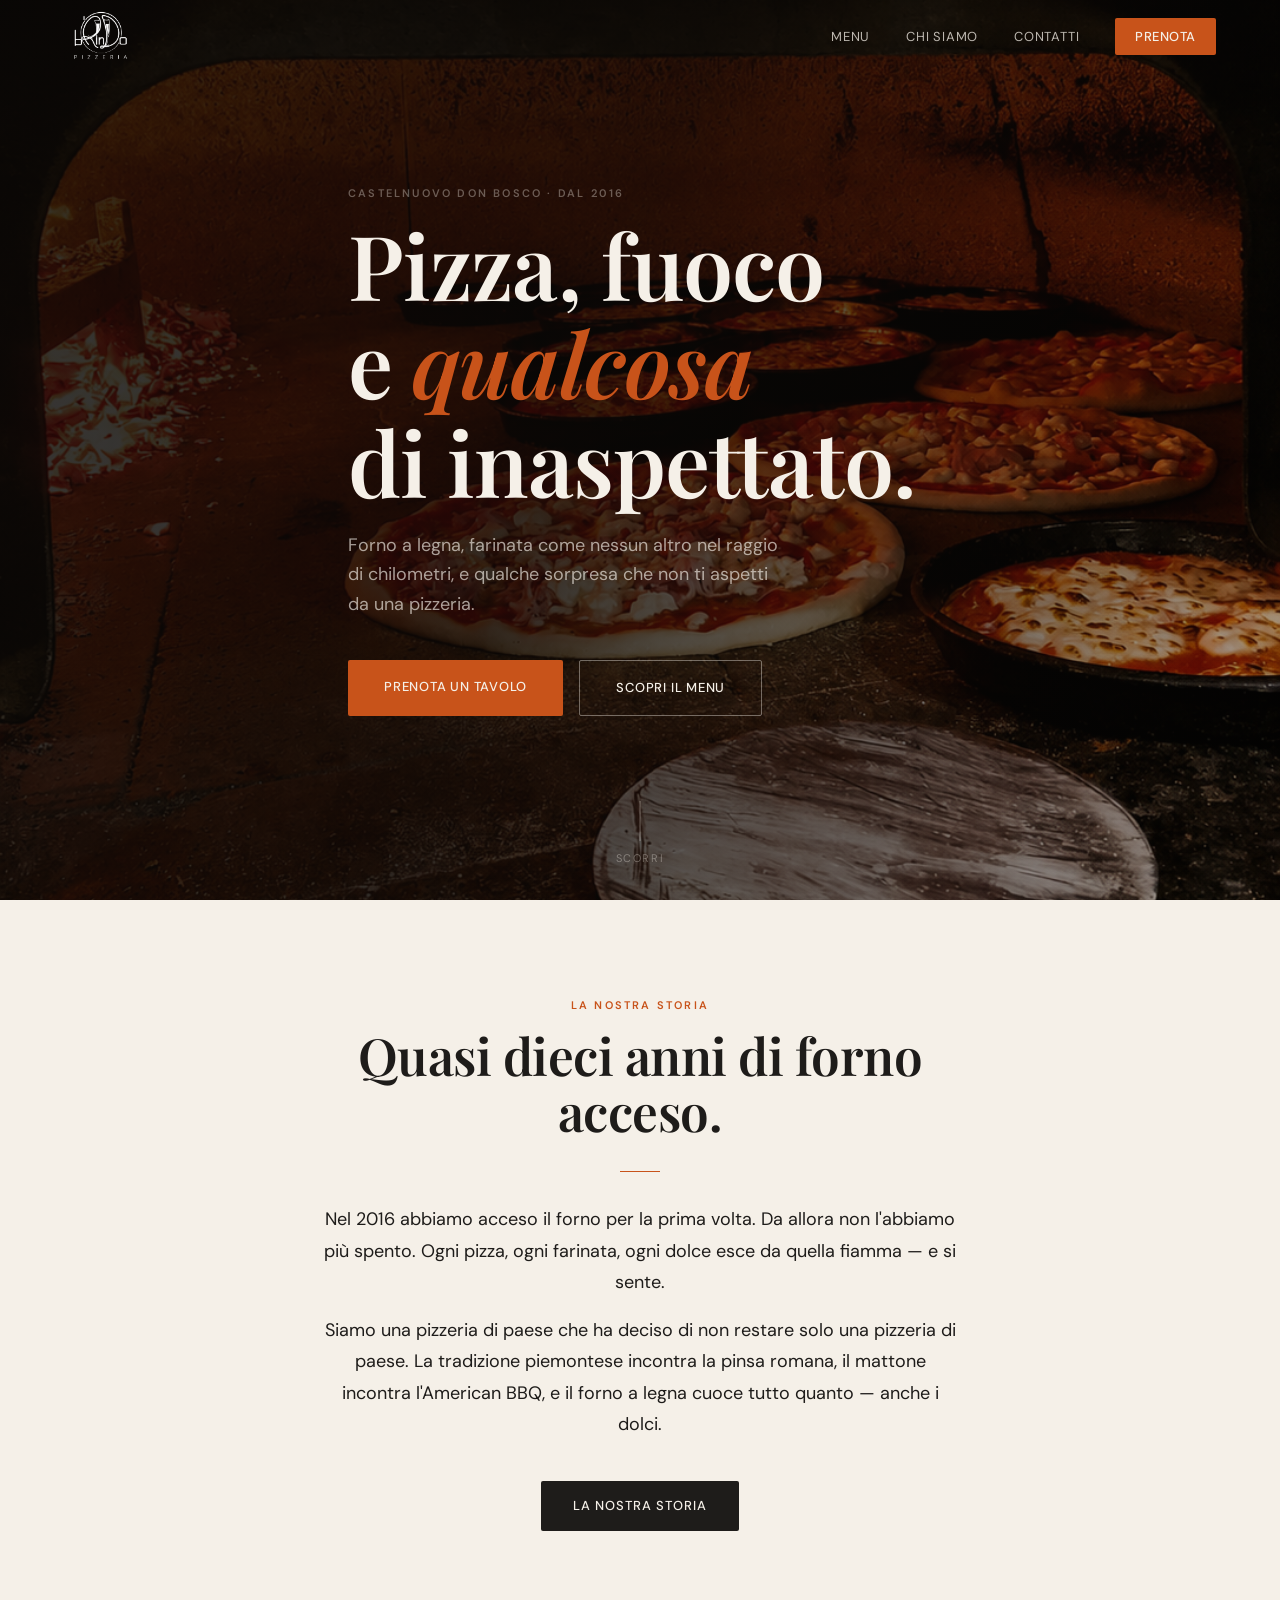
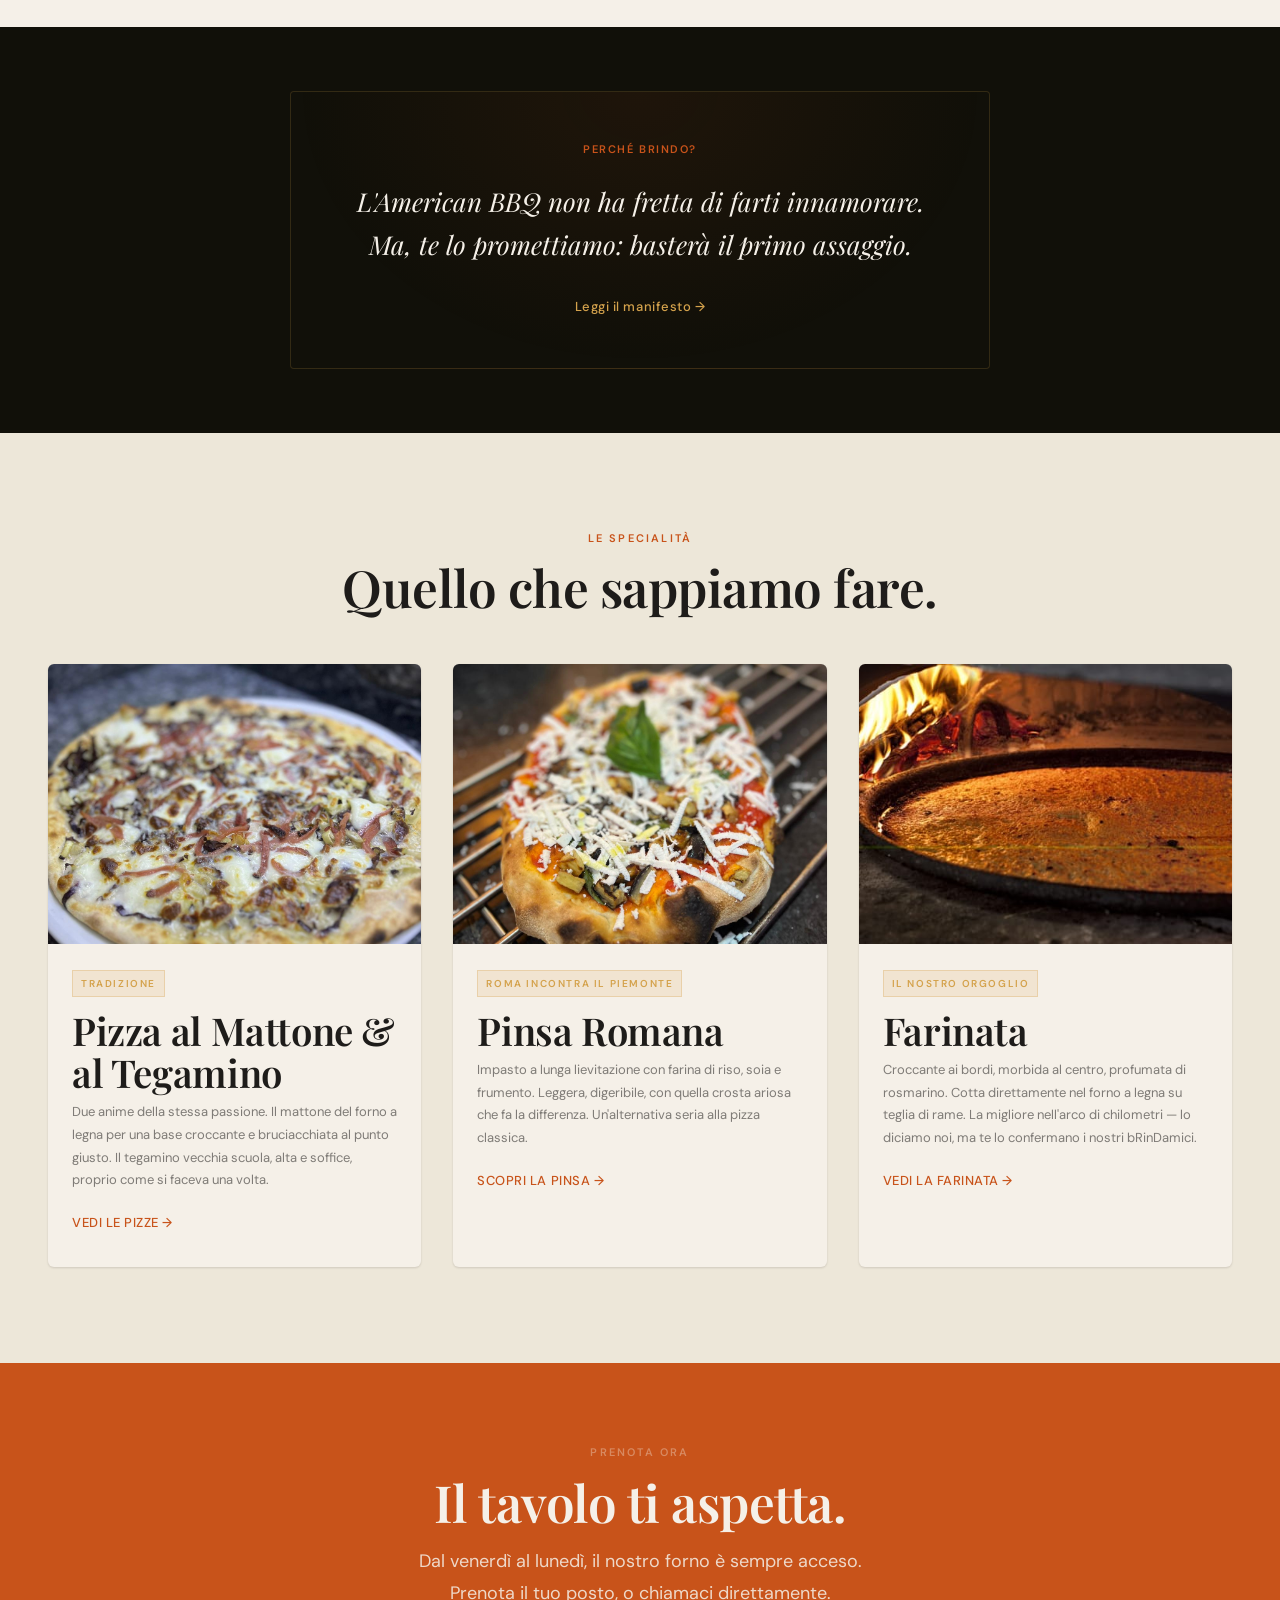
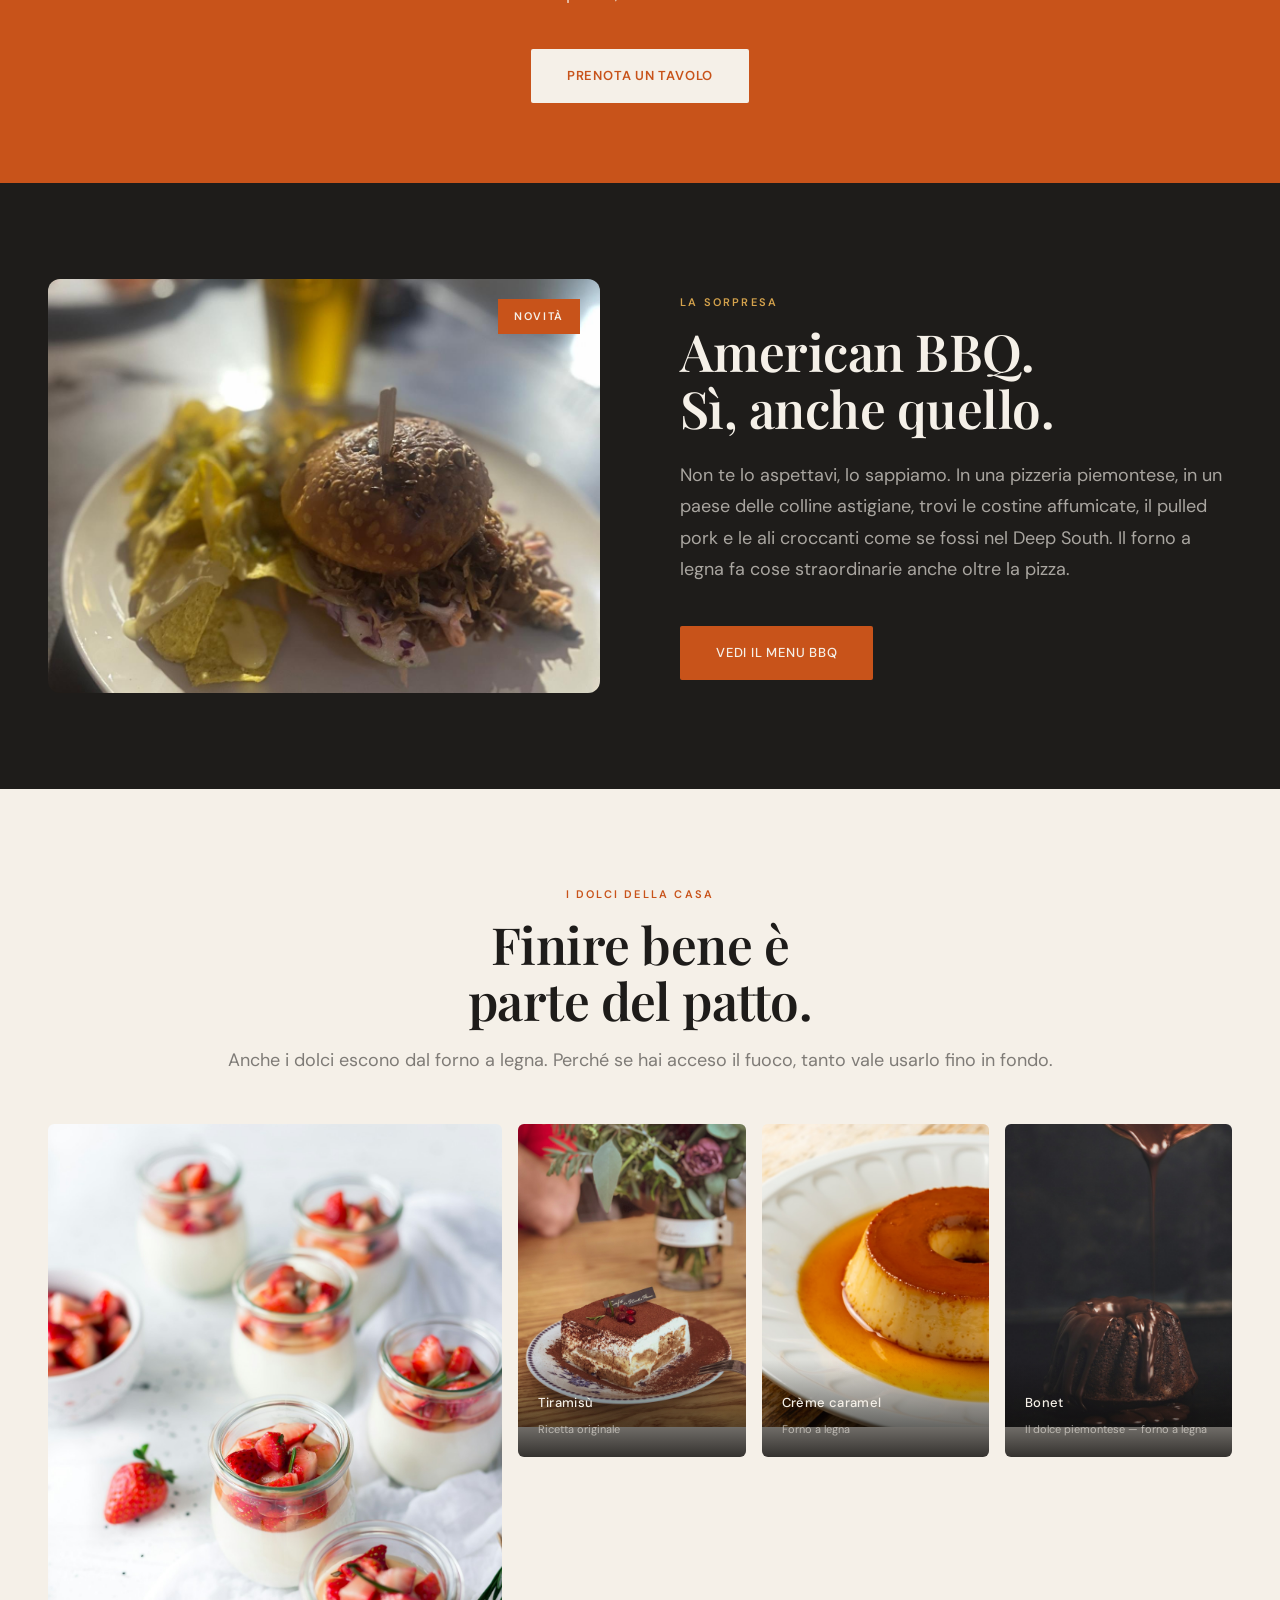
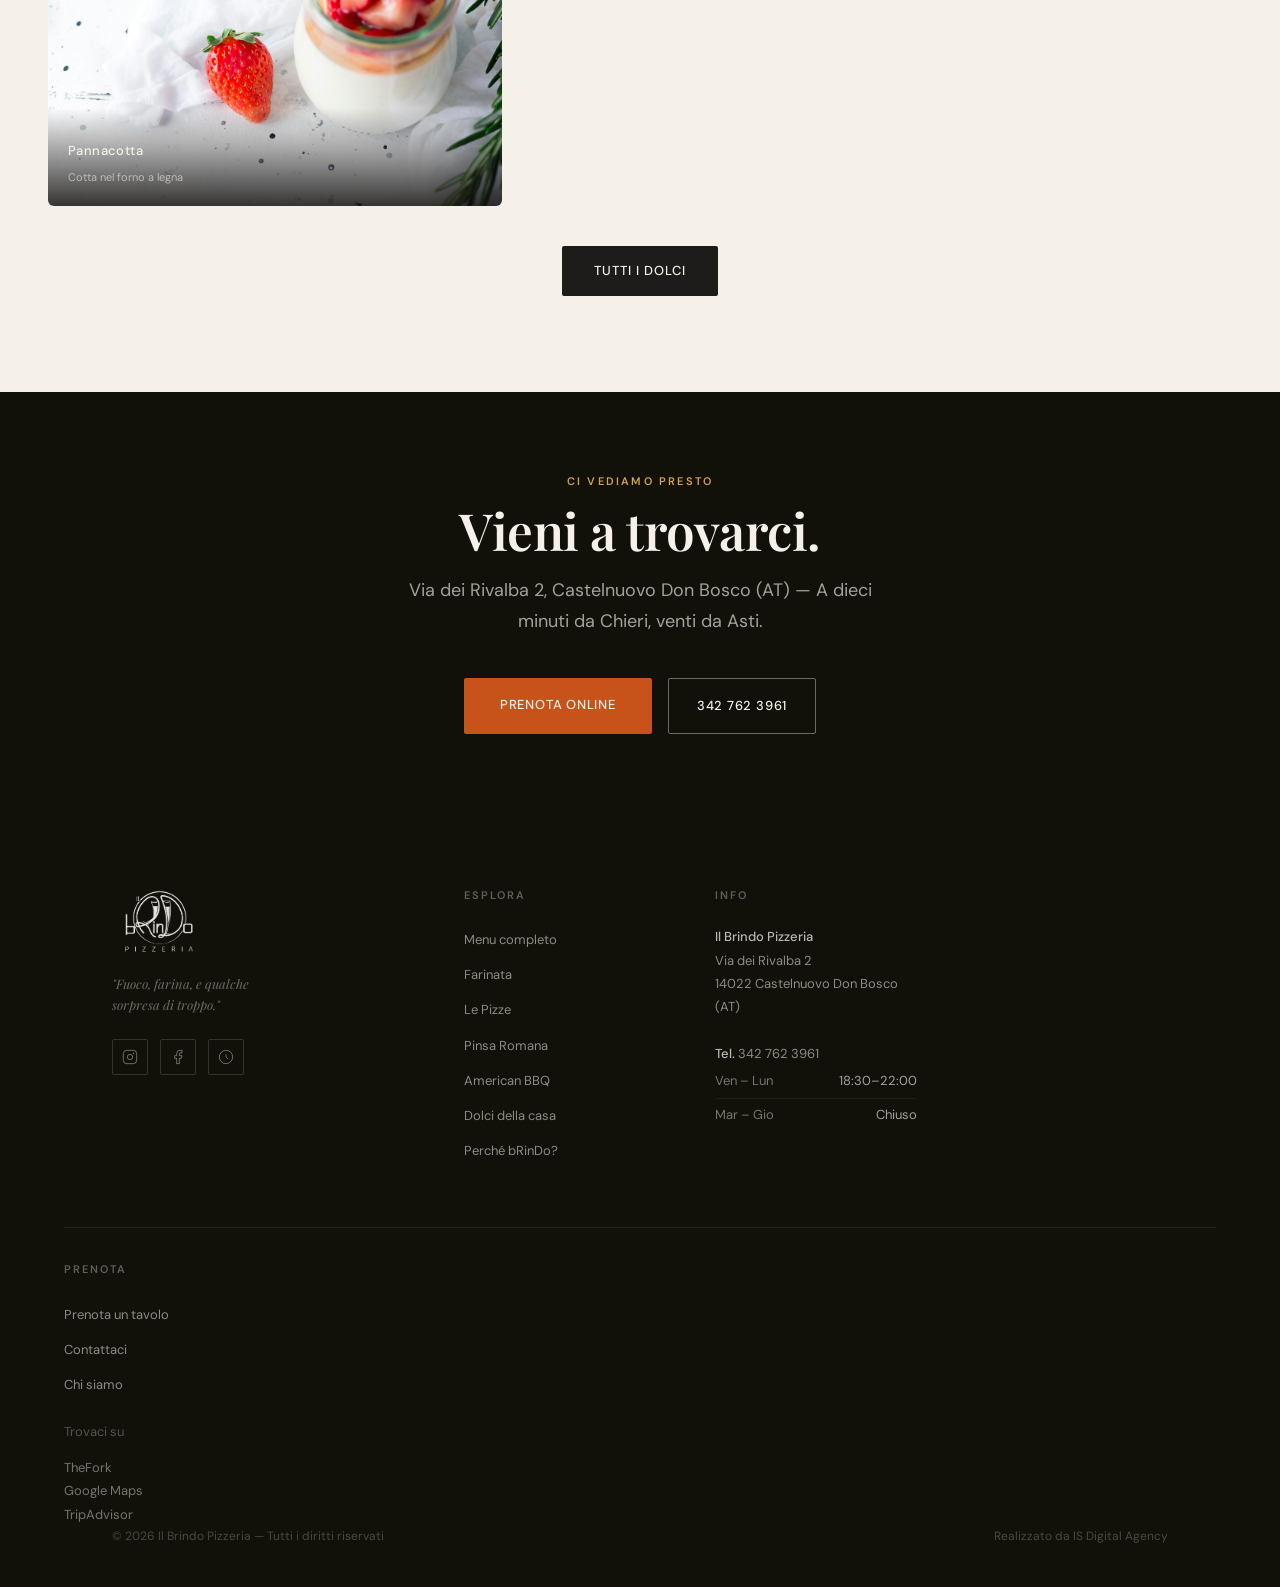
<file: index.html>
<!DOCTYPE html>
<html lang="it">
<head>
  <meta charset="UTF-8" />
  <meta name="viewport" content="width=device-width, initial-scale=1.0" />
  <title>Il Brindo Pizzeria — Castelnuovo Don Bosco</title>
  <meta name="description" content="La migliore farinata e la pizza al forno a legna a Castelnuovo Don Bosco. Pizza al Mattone, Tegamino, Pinsa Romana, American BBQ e Dolci della casa." />
  <meta property="og:type" content="restaurant" />
  <meta property="og:site_name" content="Il Brindo Pizzeria" />
  <meta property="og:title" content="Il Brindo Pizzeria — Castelnuovo Don Bosco" />
  <meta property="og:description" content="La migliore farinata e la pizza al forno a legna a Castelnuovo Don Bosco. Pizza al Mattone, Tegamino, Pinsa Romana, American BBQ e Dolci della casa." />
  <meta property="og:url" content="https://ilbrindopizzeria.netlify.app/" />
  <meta property="og:image" content="https://ilbrindopizzeria.netlify.app/assets/hero-forno.png" />
  <meta property="og:image:width" content="1200" />
  <meta property="og:image:height" content="630" />
  <meta property="og:locale" content="it_IT" />
  <link rel="preconnect" href="https://fonts.googleapis.com" />
  <link rel="preconnect" href="https://fonts.gstatic.com" crossorigin />
  <link href="https://fonts.googleapis.com/css2?family=Playfair+Display:ital,wght@0,400;0,600;1,400&family=DM+Sans:wght@400;500;600&display=swap" rel="stylesheet" />
  <link rel="stylesheet" href="styles.css" />
  <link rel="icon" href="assets/brindo_logo.png" type="image/png" />
  <style>
    .perche-teaser {
      background-color: var(--color-charcoal-deep, #111009);
      padding: var(--space-16, 4rem) 0;
    }
    .perche-teaser-card {
      display: block;
      max-width: 700px;
      margin: 0 auto;
      text-align: center;
      text-decoration: none;
      padding: var(--space-12, 3rem) var(--space-8, 2rem);
      border: 1px solid rgba(212, 162, 76, 0.18);
      border-radius: 4px;
      background: radial-gradient(ellipse at 50% 0%, rgba(200, 83, 26, 0.08) 0%, transparent 70%);
      transition: border-color 0.3s ease, background 0.3s ease;
    }
    .perche-teaser-card:hover {
      border-color: rgba(212, 162, 76, 0.42);
      background: radial-gradient(ellipse at 50% 0%, rgba(200, 83, 26, 0.14) 0%, transparent 70%);
    }
    .perche-teaser-card:active {
      border-color: rgba(212, 162, 76, 0.6);
    }
    .perche-teaser-eyebrow {
      display: block;
      font-family: 'DM Sans', sans-serif;
      font-size: 11px;
      font-weight: 600;
      letter-spacing: 0.14em;
      text-transform: uppercase;
      color: var(--color-ember, #C8531A);
      margin-bottom: 1.4rem;
    }
    .perche-teaser-quote {
      font-family: 'Playfair Display', Georgia, serif;
      font-style: italic;
      font-size: clamp(18px, 2.8vw, 26px);
      line-height: 1.65;
      color: var(--color-bone, #F5F0E8);
      margin: 0 0 1.6rem;
      padding: 0;
      border: none;
    }
    .perche-teaser-cta {
      display: inline-block;
      font-family: 'DM Sans', sans-serif;
      font-size: 13px;
      font-weight: 500;
      letter-spacing: 0.04em;
      color: var(--color-gold, #D4A24C);
      transition: letter-spacing 0.25s ease;
    }
    .perche-teaser-card:hover .perche-teaser-cta {
      letter-spacing: 0.08em;
    }
  </style>
</head>
<body>

  <!-- ====================================================
       NAVBAR
  ==================================================== -->
  <nav id="main-nav">
    <a href="index.html" class="nav-logo"><img src="assets/brindo_logo.png" alt="Il Brindo Pizzeria" /></a>
    <ul class="nav-links" id="nav-links">
      <li><a href="menu.html">Menu</a></li>
      <li><a href="chi-siamo.html">Chi Siamo</a></li>
      <li><a href="contatti.html">Contatti</a></li>
      <li><a href="prenota.html" class="nav-cta">Prenota</a></li>
    </ul>
    <button class="nav-hamburger" id="nav-hamburger" aria-label="Apri menu" aria-expanded="false">
      <span></span><span></span><span></span>
    </button>
  </nav>
  <div class="nav-backdrop" id="nav-backdrop"></div>

  <!-- ====================================================
       HERO
  ==================================================== -->
  <section class="hero">
    <div class="hero-bg"></div>
    <div class="container hero-content">
      <span class="eyebrow eyebrow--faint">Castelnuovo Don Bosco · Dal 2016</span>
      <h1 class="hero-headline">Pizza, fuoco<br>e <em>qualcosa</em><br>di inaspettato.</h1>
      <p class="hero-sub">Forno a legna, farinata come nessun altro nel raggio di chilometri, e qualche sorpresa che non ti aspetti da una pizzeria.</p>
      <div class="hero-actions">
        <a href="prenota.html" class="btn-primary">Prenota un tavolo</a>
        <a href="menu.html" class="btn-secondary">Scopri il menu</a>
      </div>
    </div>
    <div class="hero-scroll">
      <div class="hero-scroll-line"></div>
      <span>Scorri</span>
    </div>
  </section>

  <!-- ====================================================
       INTRO STRIP
  ==================================================== -->
  <section class="intro-strip">
    <div class="container">
      <div class="intro-inner">
        <span class="eyebrow">La nostra storia</span>
        <h2>Quasi dieci anni di forno acceso.</h2>
        <div class="intro-divider"></div>
        <p>Nel 2016 abbiamo acceso il forno per la prima volta. Da allora non l'abbiamo più spento. Ogni pizza, ogni farinata, ogni dolce esce da quella fiamma — e si sente.</p>
        <p>Siamo una pizzeria di paese che ha deciso di non restare solo una pizzeria di paese. La tradizione piemontese incontra la pinsa romana, il mattone incontra l'American BBQ, e il forno a legna cuoce tutto quanto — anche i dolci.</p>
        <div class="intro-footer">
          <a href="chi-siamo.html" class="btn-dark">La nostra storia</a>
        </div>
      </div>
    </div>
  </section>

  <!-- ====================================================
       PERCHÉ BRINDO TEASER
  ==================================================== -->
  <section class="perche-teaser">
    <div class="container">
      <a href="chi-siamo.html#manifesto" class="perche-teaser-card reveal">
        <span class="perche-teaser-eyebrow">Perché bRinDo?</span>
        <blockquote class="perche-teaser-quote">L'American BBQ non ha fretta di farti innamorare.<br>Ma, te lo promettiamo: basterà il primo assaggio.</blockquote>
        <span class="perche-teaser-cta">Leggi il manifesto →</span>
      </a>
    </div>
  </section>

  <!-- ====================================================
       SIGNATURE OFFERINGS
  ==================================================== -->
  <section class="offerings">
    <div class="container">
      <div class="offerings-header">
        <span class="eyebrow">Le specialità</span>
        <h2>Quello che sappiamo fare.</h2>
      </div>
      <div class="offerings-grid">

        <article class="offering-card reveal">
          <div class="offering-card-img">
            <img src="assets/pizza-mattone.jpg" alt="Pizza al Mattone cotta nel forno a legna" loading="lazy" />
          </div>
          <div class="offering-card-body">
            <span class="tag">Tradizione</span>
            <h3 class="offering-card-title">Pizza al Mattone & al Tegamino</h3>
            <p class="offering-card-desc">Due anime della stessa passione. Il mattone del forno a legna per una base croccante e bruciacchiata al punto giusto. Il tegamino vecchia scuola, alta e soffice, proprio come si faceva una volta.</p>
            <a href="menu.html#pizza" class="offering-card-link">Vedi le pizze →</a>
          </div>
        </article>

        <article class="offering-card reveal reveal-delay-2">
          <div class="offering-card-img">
            <img src="assets/pinsa-romana.jpg" alt="Pinsa Romana con impasto leggero e digeribile" loading="lazy" />
          </div>
          <div class="offering-card-body">
            <span class="tag">Roma incontra il Piemonte</span>
            <h3 class="offering-card-title">Pinsa Romana</h3>
            <p class="offering-card-desc">Impasto a lunga lievitazione con farina di riso, soia e frumento. Leggera, digeribile, con quella crosta ariosa che fa la differenza. Un'alternativa seria alla pizza classica.</p>
            <a href="menu.html#pinsa" class="offering-card-link">Scopri la pinsa →</a>
          </div>
        </article>

        <article class="offering-card reveal reveal-delay-3">
          <div class="offering-card-img">
            <img src="assets/farinata.jpg" alt="Farinata di ceci cotta nel forno a legna" loading="lazy" />
          </div>
          <div class="offering-card-body">
            <span class="tag">Il nostro orgoglio</span>
            <h3 class="offering-card-title">Farinata</h3>
            <p class="offering-card-desc">Croccante ai bordi, morbida al centro, profumata di rosmarino. Cotta direttamente nel forno a legna su teglia di rame. La migliore nell'arco di chilometri — lo diciamo noi, ma te lo confermano i nostri bRinDamici.</p>
            <a href="menu.html#farinata" class="offering-card-link">Vedi la farinata →</a>
          </div>
        </article>

      </div>
    </div>
  </section>

  <!-- ====================================================
       RESERVATION CTA (mid-page)
  ==================================================== -->
  <section class="reservation-cta">
    <div class="container">
      <span class="eyebrow eyebrow--faint">Prenota ora</span>
      <h2>Il tavolo ti aspetta.</h2>
      <p>Dal venerdì al lunedì, il nostro forno è sempre acceso. Prenota il tuo posto, o chiamaci direttamente.</p>
      <div class="reservation-actions">
        <a href="prenota.html" class="btn-bone">Prenota un tavolo</a>
      </div>
    </div>
  </section>

  <!-- ====================================================
       BBQ CALLOUT
  ==================================================== -->
  <section class="bbq-callout">
    <div class="container">
      <div class="bbq-inner">
        <div class="bbq-img-wrap reveal">
          <img src="assets/bbq-americano.jpg" alt="American BBQ — costine e pulled pork affumicati" loading="lazy" />
          <span class="bbq-img-badge">Novità</span>
        </div>
        <div class="bbq-text reveal reveal-delay-2">
          <span class="eyebrow eyebrow--gold">La sorpresa</span>
          <h2>American BBQ.<br>Sì, anche quello.</h2>
          <p>Non te lo aspettavi, lo sappiamo. In una pizzeria piemontese, in un paese delle colline astigiane, trovi le costine affumicate, il pulled pork e le ali croccanti come se fossi nel Deep South. Il forno a legna fa cose straordinarie anche oltre la pizza.</p>
          <a href="menu.html#bbq" class="btn-primary">Vedi il menu BBQ</a>
        </div>
      </div>
    </div>
  </section>

  <!-- ====================================================
       DOLCI
  ==================================================== -->
  <section class="dolci">
    <div class="container">
      <div class="dolci-header reveal">
        <span class="eyebrow">I dolci della casa</span>
        <h2>Finire bene è<br>parte del patto.</h2>
        <p>Anche i dolci escono dal forno a legna. Perché se hai acceso il fuoco, tanto vale usarlo fino in fondo.</p>
      </div>
      <div class="dolci-grid">
        <div class="dolci-item reveal">
          <div class="dolci-item-inner">
            <img src="assets/dolci-pannacotta.jpg" alt="Panna cotta cotta nel forno a legna" loading="lazy" />
          </div>
          <div class="dolci-item-label">
            <span>Pannacotta</span>
            <small>Cotta nel forno a legna</small>
          </div>
        </div>
        <div class="dolci-item reveal reveal-delay-1">
          <div class="dolci-item-inner">
            <img src="assets/dolci-tiramisu.jpg" alt="Tiramisù artigianale" loading="lazy" />
          </div>
          <div class="dolci-item-label">
            <span>Tiramisù</span>
            <small>Ricetta originale</small>
          </div>
        </div>
        <div class="dolci-item reveal reveal-delay-2">
          <div class="dolci-item-inner">
            <img src="assets/dolci-creme-caramel.jpg" alt="Crème caramel cotto nel forno a legna" loading="lazy" />
          </div>
          <div class="dolci-item-label">
            <span>Crème caramel</span>
            <small>Forno a legna</small>
          </div>
        </div>
        <div class="dolci-item reveal reveal-delay-3">
          <div class="dolci-item-inner">
            <img src="assets/dolci-bonet.jpg" alt="Bonet piemontese cotto nel forno a legna" loading="lazy" />
          </div>
          <div class="dolci-item-label">
            <span>Bonet</span>
            <small>Il dolce piemontese — forno a legna</small>
          </div>
        </div>
      </div>
      <div class="dolci-footer">
        <a href="menu.html#dolci" class="btn-dark">Tutti i dolci</a>
      </div>
    </div>
  </section>

  <!-- ====================================================
       RESERVATION CTA (bottom)
  ==================================================== -->
  <section class="reservation-cta reservation-cta--dark">
    <div class="container">
      <span class="eyebrow eyebrow--gold">Ci vediamo presto</span>
      <h2>Vieni a trovarci.</h2>
      <p>Via dei Rivalba 2, Castelnuovo Don Bosco (AT) — A dieci minuti da Chieri, venti da Asti.</p>
      <div class="reservation-actions">
        <a href="prenota.html" class="btn-primary">Prenota online</a>
        <a href="tel:+393427623961" class="btn-ghost-bone">342 762 3961</a>
      </div>
    </div>
  </section>

  <!-- ====================================================
       FOOTER
  ==================================================== -->
  <footer>
    <div class="footer-grid container">

      <div class="footer-brand">
        <div class="footer-logo"><img src="assets/brindo_logo.png" alt="Il Brindo Pizzeria" /></div>
        <p class="footer-tagline">"Fuoco, farina, e qualche<br>sorpresa di troppo."</p>
        <div class="footer-social">
          <a href="https://www.instagram.com/ilbrindo/" class="social-link" aria-label="Instagram" target="_blank" rel="noopener">
            <svg width="16" height="16" viewBox="0 0 24 24" fill="none" stroke="currentColor" stroke-width="1.5"><rect x="2" y="2" width="20" height="20" rx="5"/><circle cx="12" cy="12" r="4"/><circle cx="17.5" cy="6.5" r="0.5" fill="currentColor"/></svg>
          </a>
          <a href="https://www.facebook.com/ilbrindopizzeria/" class="social-link" aria-label="Facebook" target="_blank" rel="noopener">
            <svg width="16" height="16" viewBox="0 0 24 24" fill="none" stroke="currentColor" stroke-width="1.5"><path d="M18 2h-3a5 5 0 0 0-5 5v3H7v4h3v8h4v-8h3l1-4h-4V7a1 1 0 0 1 1-1h3z"/></svg>
          </a>
          <a href="https://www.tripadvisor.com/Restaurant_Review-g2531169-d10486386-Reviews-Il_Brindo_Pizzeria-Castelnuovo_Don_Bosco_Province_of_Asti_Piedmont.html" class="social-link" aria-label="TripAdvisor" target="_blank" rel="noopener">
            <svg width="16" height="16" viewBox="0 0 24 24" fill="none" stroke="currentColor" stroke-width="1.5"><circle cx="12" cy="12" r="10"/><path d="M12 8v4l3 3"/></svg>
          </a>
        </div>
      </div>

      <div>
        <p class="footer-col-title">Esplora</p>
        <ul class="footer-links">
          <li><a href="menu.html">Menu completo</a></li>
          <li><a href="menu.html#farinata">Farinata</a></li>
          <li><a href="menu.html#pizze">Le Pizze</a></li>
          <li><a href="menu.html#pinsa">Pinsa Romana</a></li>
          <li><a href="menu.html#bbq">American BBQ</a></li>
          <li><a href="menu.html#dolci">Dolci della casa</a></li>
          <li><a href="chi-siamo.html#manifesto">Perché bRinDo?</a></li>
        </ul>
      </div>

      <div>
        <p class="footer-col-title">Info</p>
        <div class="footer-info">
          <p>
            <strong>Il Brindo Pizzeria</strong><br>
            Via dei Rivalba 2<br>
            14022 Castelnuovo Don Bosco (AT)<br><br>
            <strong>Tel.</strong> <a href="tel:+393427623961">342 762 3961</a>
          </p>
            <div class="footer-hours-row">
              <span>Ven – Lun</span><span>18:30–22:00</span>
            </div>
            <div class="footer-hours-row">
              <span>Mar – Gio</span><span>Chiuso</span>
            </div>
          </div>
        </div>
      </div>

      <div>
        <p class="footer-col-title">Prenota</p>
        <ul class="footer-links">
          <li><a href="prenota.html">Prenota un tavolo</a></li>
          <li><a href="contatti.html">Contattaci</a></li>
          <li><a href="chi-siamo.html">Chi siamo</a></li>
        </ul>
        <div class="footer-platforms">
          <p class="footer-platforms-label">Trovaci su</p>
          <a href="#">TheFork</a>
          <a href="https://maps.google.com/?q=Via+dei+Rivalba+2,+Castelnuovo+Don+Bosco+AT" target="_blank" rel="noopener">Google Maps</a>
          <a href="https://www.tripadvisor.com/Restaurant_Review-g2531169-d10486386-Reviews-Il_Brindo_Pizzeria-Castelnuovo_Don_Bosco_Province_of_Asti_Piedmont.html" target="_blank" rel="noopener">TripAdvisor</a>
        </div>
      </div>

    </div>

    <div class="footer-bottom container">
      <span>© 2026 Il Brindo Pizzeria — Tutti i diritti riservati</span>
      <span>Realizzato da IS Digital Agency</span>
    </div>
  </footer>

  <script type="application/ld+json">
  {
    "@context": "https://schema.org",
    "@type": "Restaurant",
    "name": "Il Brindo Pizzeria",
    "image": "https://ilbrindopizzeria.netlify.app/assets/hero-forno.png",
    "url": "https://ilbrindopizzeria.netlify.app/",
    "telephone": "+393427623961",
    "address": {
      "@type": "PostalAddress",
      "streetAddress": "Via dei Rivalba 2",
      "addressLocality": "Castelnuovo Don Bosco",
      "addressRegion": "AT",
      "postalCode": "14022",
      "addressCountry": "IT"
    },
    "geo": {
      "@type": "GeoCoordinates",
      "latitude": 44.9978,
      "longitude": 8.0207
    },
    "openingHoursSpecification": [
      {
        "@type": "OpeningHoursSpecification",
        "dayOfWeek": ["Friday", "Saturday", "Sunday", "Monday"],
        "opens": "18:30",
        "closes": "22:00"
      }
    ],
    "servesCuisine": ["Pizza", "Farinata", "American BBQ", "Italiana"],
    "priceRange": "€€",
    "menu": "https://ilbrindopizzeria.netlify.app/menu.html",
    "acceptsReservations": "true",
    "sameAs": [
      "https://www.instagram.com/ilbrindo/",
      "https://www.facebook.com/ilbrindopizzeria/",
      "https://www.tripadvisor.com/Restaurant_Review-g2531169-d10486386-Reviews-Il_Brindo_Pizzeria-Castelnuovo_Don_Bosco_Province_of_Asti_Piedmont.html"
    ],
    "foundingDate": "2016",
    "description": "La migliore farinata e la pizza al forno a legna a Castelnuovo Don Bosco. Pizza al Mattone, Tegamino, Pinsa Romana, American BBQ e Dolci della casa."
  }
  </script>

  <script>
    // Navbar scroll
    const nav       = document.getElementById('main-nav');
    const hamburger = document.getElementById('nav-hamburger');
    const navLinks  = document.getElementById('nav-links');
    const backdrop  = document.getElementById('nav-backdrop');

    window.addEventListener('scroll', () =>
      nav.classList.toggle('nav--scrolled', window.scrollY > 60)
    );

    function openMenu() {
      nav.classList.add('menu-open');
      hamburger.classList.add('open');
      navLinks.classList.add('open');
      backdrop.classList.add('visible');
      hamburger.setAttribute('aria-expanded', 'true');
      document.body.style.overflow = 'hidden';
    }
    function closeMenu() {
      nav.classList.remove('menu-open');
      hamburger.classList.remove('open');
      navLinks.classList.remove('open');
      backdrop.classList.remove('visible');
      hamburger.setAttribute('aria-expanded', 'false');
      document.body.style.overflow = '';
    }

    hamburger.addEventListener('click', () =>
      hamburger.classList.contains('open') ? closeMenu() : openMenu()
    );
    backdrop.addEventListener('click', closeMenu);
    document.addEventListener('keydown', e => { if (e.key === 'Escape') closeMenu(); });
    navLinks.querySelectorAll('a').forEach(a => a.addEventListener('click', closeMenu));

    // Scroll reveal
    const revealEls = document.querySelectorAll('.reveal');
    const observer  = new IntersectionObserver(entries => {
      entries.forEach(e => { if (e.isIntersecting) { e.target.classList.add('visible'); observer.unobserve(e.target); } });
    }, { threshold: 0, rootMargin: '0px 0px 120px 0px' });
    revealEls.forEach(el => observer.observe(el));
  </script>

</body>
</html>
</file>
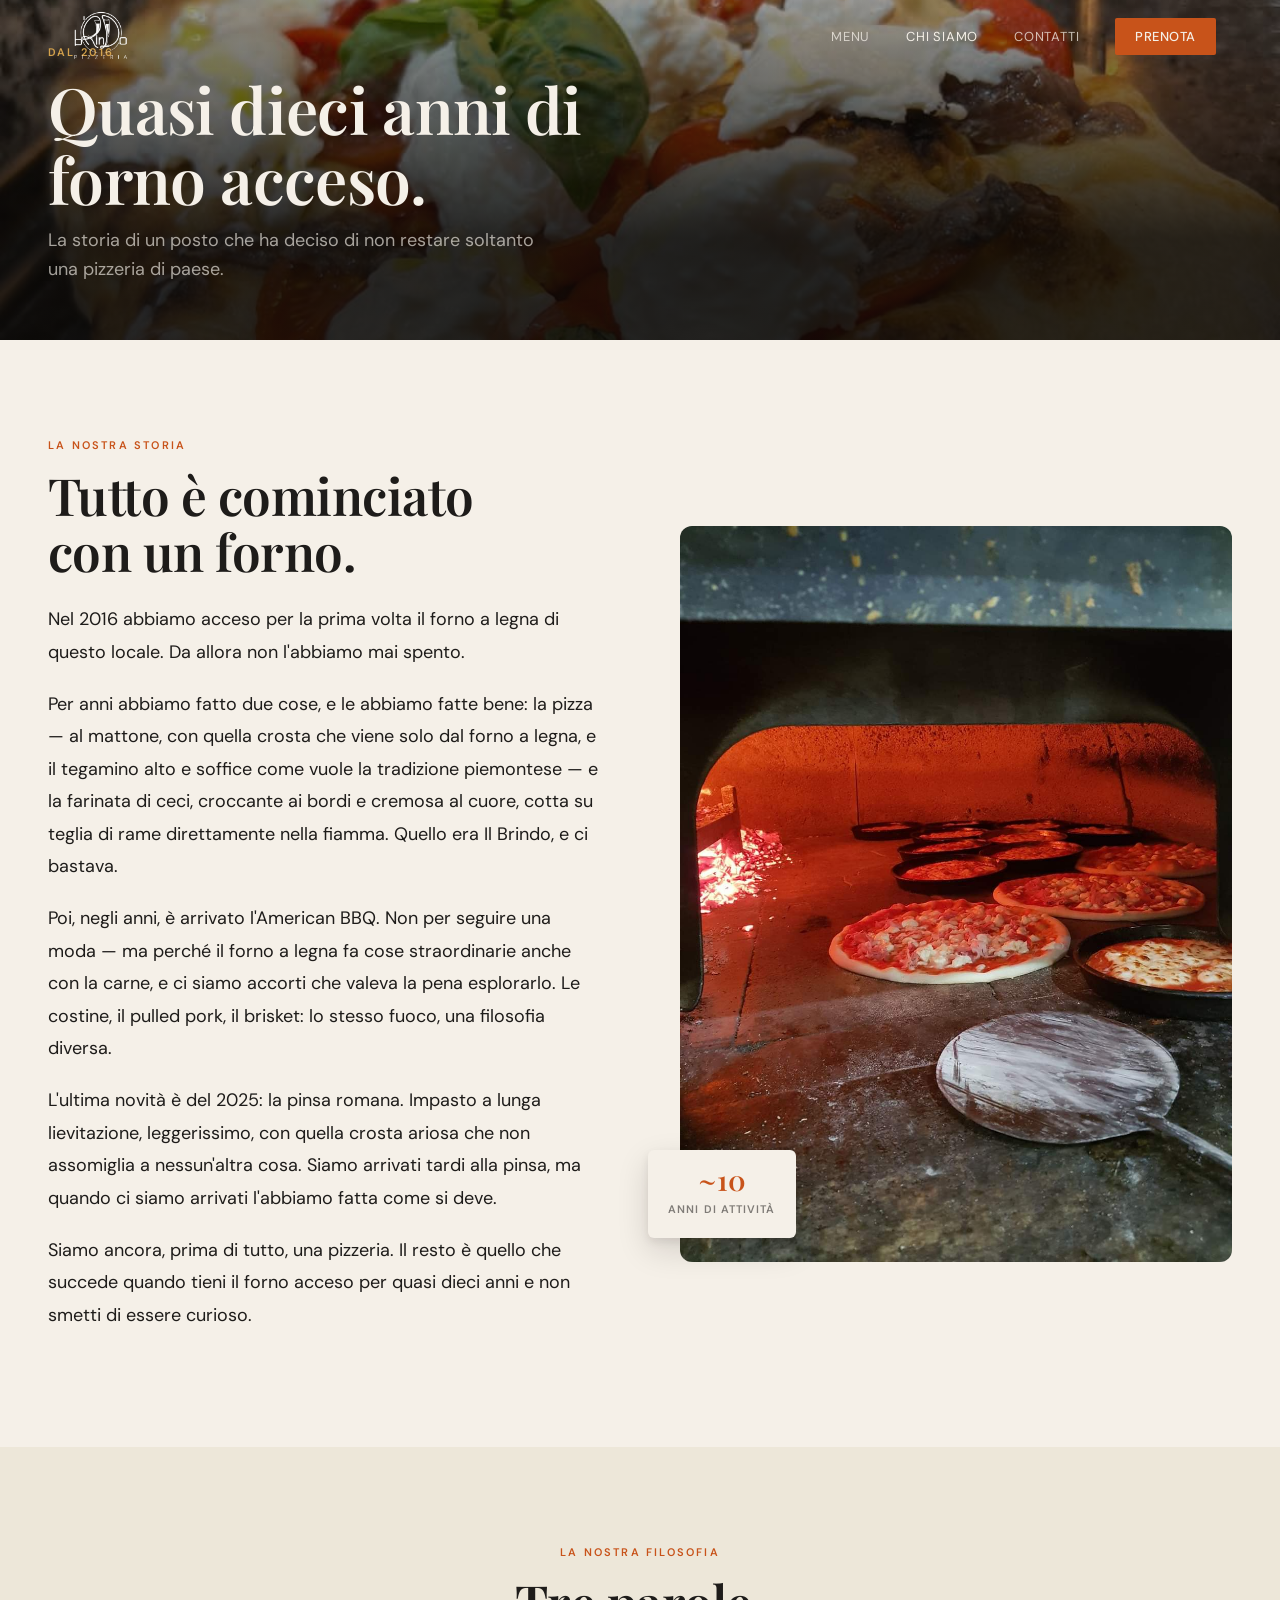
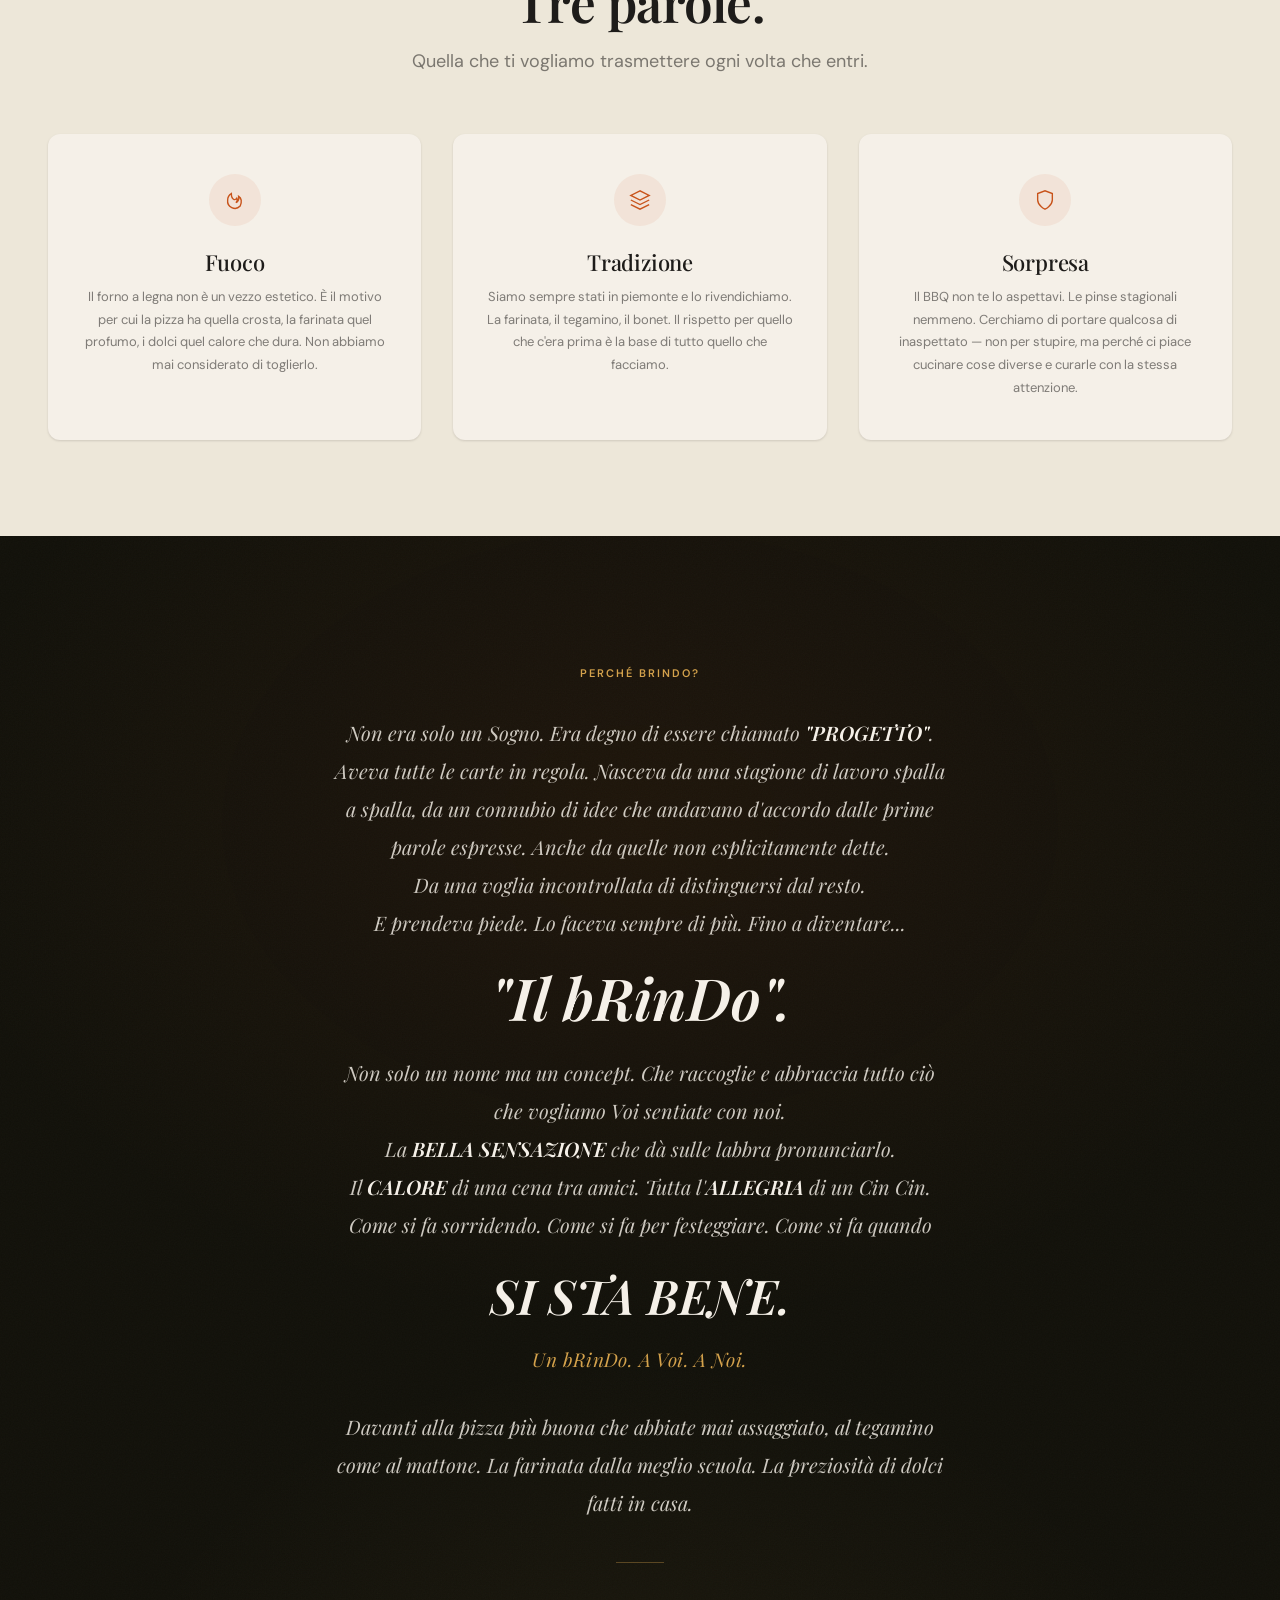
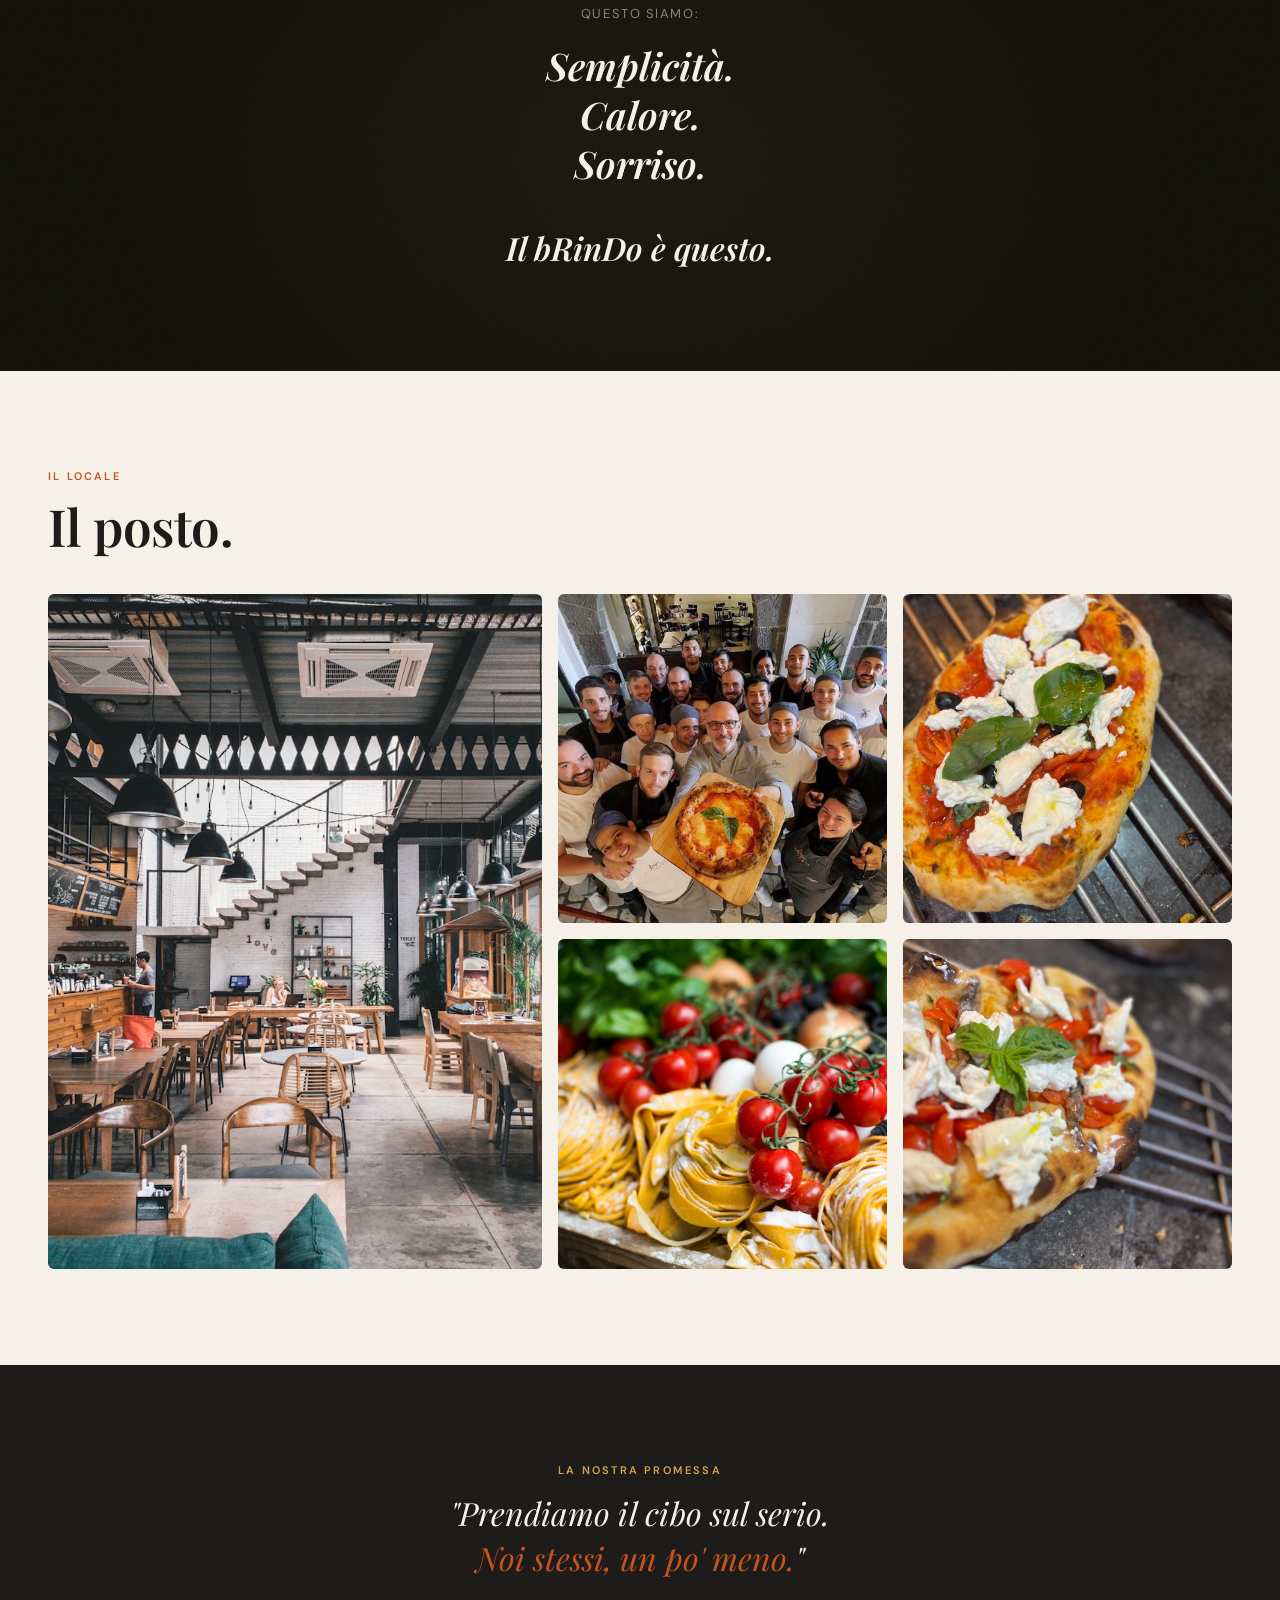
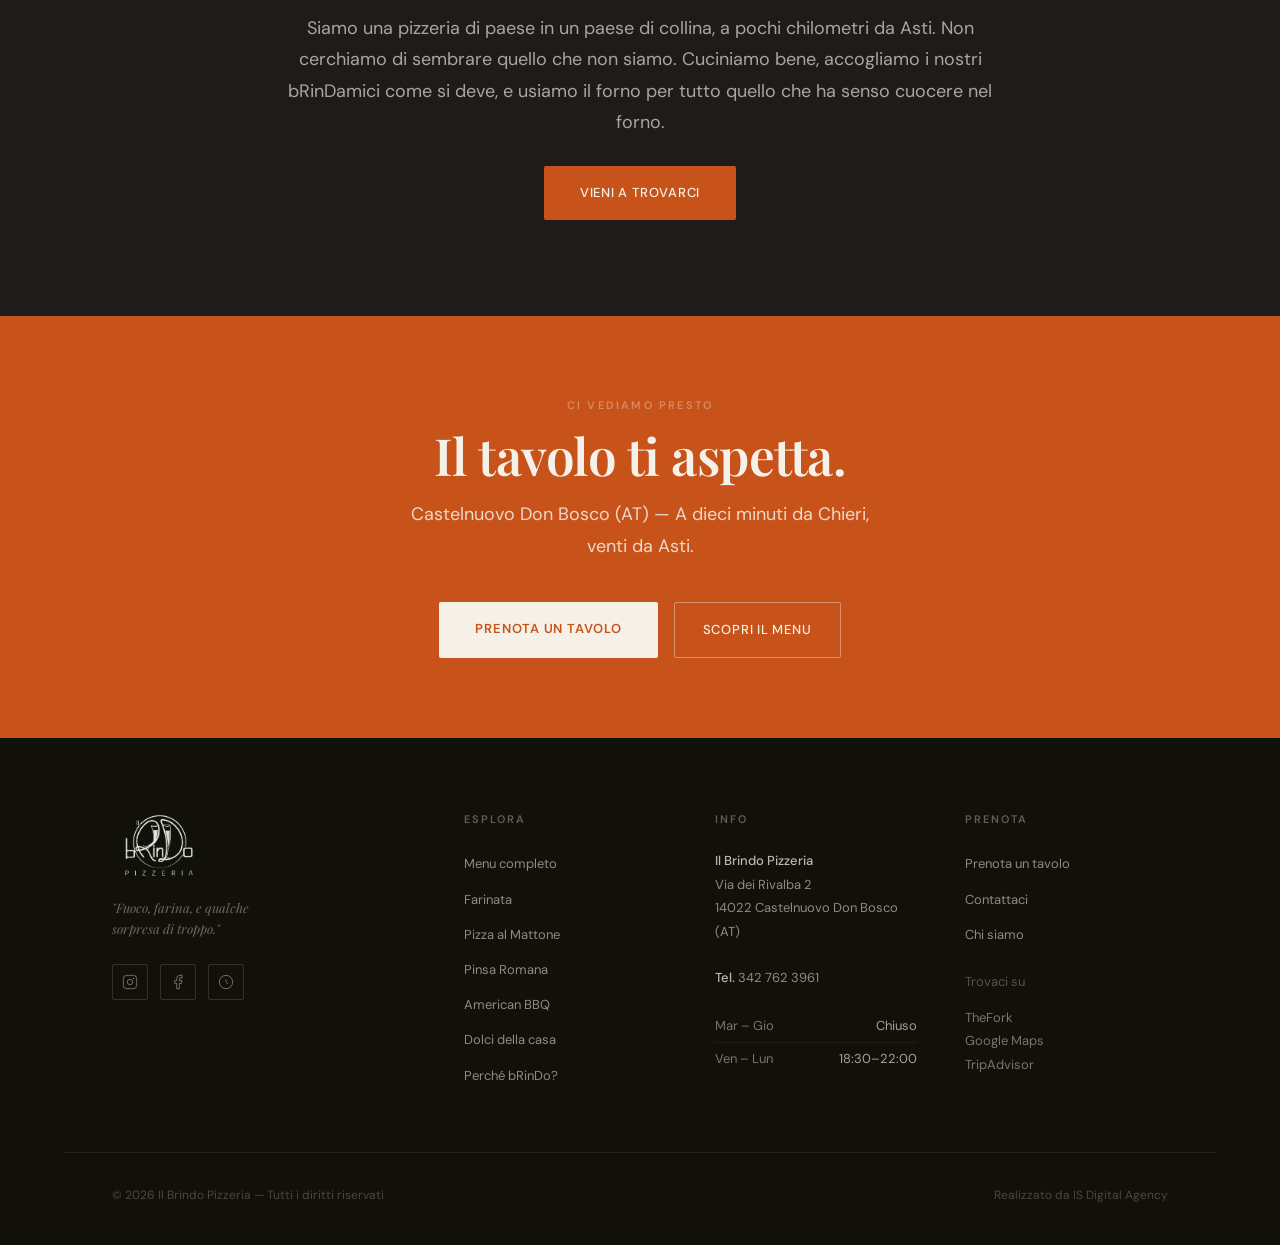
<file: chi-siamo.html>
<!DOCTYPE html>
<html lang="it">
<head>
  <meta charset="UTF-8" />
  <meta name="viewport" content="width=device-width, initial-scale=1.0" />
  <title>Chi Siamo — Il Brindo Pizzeria</title>
  <meta name="description" content="La storia di Il Brindo Pizzeria: quasi dieci anni di forno a legna, tradizione piemontese e qualche sorpresa a Castelnuovo Don Bosco." />
  <meta property="og:type" content="website" />
  <meta property="og:site_name" content="Il Brindo Pizzeria" />
  <meta property="og:title" content="Chi Siamo — Il Brindo Pizzeria" />
  <meta property="og:description" content="La storia di Il Brindo Pizzeria: quasi dieci anni di forno a legna, tradizione piemontese e qualche sorpresa a Castelnuovo Don Bosco." />
  <meta property="og:url" content="https://ilbrindopizzeria.netlify.app/chi-siamo.html" />
  <meta property="og:image" content="https://ilbrindopizzeria.netlify.app/assets/hero-forno.png" />
  <meta property="og:image:width" content="1200" />
  <meta property="og:image:height" content="630" />
  <meta property="og:locale" content="it_IT" />
  <link rel="preconnect" href="https://fonts.googleapis.com" />
  <link rel="preconnect" href="https://fonts.gstatic.com" crossorigin />
  <link href="https://fonts.googleapis.com/css2?family=Playfair+Display:ital,wght@0,400;0,600;1,400;1,600&family=DM+Sans:wght@400;500;600&display=swap" rel="stylesheet" />
  <link rel="stylesheet" href="styles.css" />
  <link rel="icon" href="assets/brindo_logo.png" type="image/png" />
</head>
<body>

  <!-- NAVBAR -->
  <nav id="main-nav" class="nav--scrolled">
    <a href="index.html" class="nav-logo"><img src="assets/brindo_logo.png" alt="Il Brindo Pizzeria" /></a>
    <ul class="nav-links" id="nav-links">
      <li><a href="menu.html">Menu</a></li>
      <li><a href="chi-siamo.html" style="color: var(--color-bone);">Chi Siamo</a></li>
      <li><a href="contatti.html">Contatti</a></li>
      <li><a href="prenota.html" class="nav-cta">Prenota</a></li>
    </ul>
    <button class="nav-hamburger" id="nav-hamburger" aria-label="Apri menu" aria-expanded="false">
      <span></span><span></span><span></span>
    </button>
  </nav>
  <div class="nav-backdrop" id="nav-backdrop"></div>

  <!-- PAGE HERO -->
  <header class="page-hero">
    <div class="page-hero-bg page-hero-bg--about"></div>
    <div class="container page-hero-content">
      <span class="eyebrow eyebrow--gold">Dal 2016</span>
      <h1>Quasi dieci anni di<br>forno acceso.</h1>
      <p>La storia di un posto che ha deciso di non restare soltanto una pizzeria di paese.</p>
    </div>
  </header>

  <!-- ====================================================
       STORY
  ==================================================== -->
  <section class="about-story">
    <div class="container">
      <div class="about-story-inner">

        <div class="about-story-text reveal">
          <span class="eyebrow">La nostra storia</span>
          <h2>Tutto è cominciato<br>con un forno.</h2>
          <p>Nel 2016 abbiamo acceso per la prima volta il forno a legna di questo locale. Da allora non l'abbiamo mai spento.</p>
          <p>Per anni abbiamo fatto due cose, e le abbiamo fatte bene: la pizza — al mattone, con quella crosta che viene solo dal forno a legna, e il tegamino alto e soffice come vuole la tradizione piemontese — e la farinata di ceci, croccante ai bordi e cremosa al cuore, cotta su teglia di rame direttamente nella fiamma. Quello era Il Brindo, e ci bastava.</p>
          <p>Poi, negli anni, è arrivato l'American BBQ. Non per seguire una moda — ma perché il forno a legna fa cose straordinarie anche con la carne, e ci siamo accorti che valeva la pena esplorarlo. Le costine, il pulled pork, il brisket: lo stesso fuoco, una filosofia diversa.</p>
          <p>L'ultima novità è del 2025: la pinsa romana. Impasto a lunga lievitazione, leggerissimo, con quella crosta ariosa che non assomiglia a nessun'altra cosa. Siamo arrivati tardi alla pinsa, ma quando ci siamo arrivati l'abbiamo fatta come si deve.</p>
          <p>Siamo ancora, prima di tutto, una pizzeria. Il resto è quello che succede quando tieni il forno acceso per quasi dieci anni e non smetti di essere curioso.</p>
        </div>

        <div class="about-story-img reveal reveal-delay-2">
          <img class="about-story-img-main" src="assets/about-forno.jpg" alt="Il forno a legna di Il Brindo Pizzeria" loading="lazy" />
          <div class="about-story-img-badge">
            <strong>~10</strong>
            <span>anni di attività</span>
          </div>
        </div>

      </div>
    </div>
  </section>

  <!-- ====================================================
       VALUES
  ==================================================== -->
  <section class="about-values">
    <div class="container">
      <div class="about-values-header reveal">
        <span class="eyebrow">La nostra filosofia</span>
        <h2>Tre parole.</h2>
        <p>Quella che ti vogliamo trasmettere ogni volta che entri.</p>
      </div>
      <div class="about-values-grid">

        <div class="about-value-card reveal">
          <div class="about-value-icon">
            <svg width="22" height="22" viewBox="0 0 24 24" fill="none" stroke="currentColor" stroke-width="1.5"><path d="M17.657 18.657A8 8 0 0 1 4 12c0-2.5 1.5-5.5 4-7 0 4 1.5 6 3 6.5S14 10 14 10c1 2 0 4-1 5 2-1 3.5-4 3-7 3 2 4 5 1.657 10.657z"/></svg>
          </div>
          <h4>Fuoco</h4>
          <p>Il forno a legna non è un vezzo estetico. È il motivo per cui la pizza ha quella crosta, la farinata quel profumo, i dolci quel calore che dura. Non abbiamo mai considerato di toglierlo.</p>
        </div>

        <div class="about-value-card reveal reveal-delay-2">
          <div class="about-value-icon">
            <svg width="22" height="22" viewBox="0 0 24 24" fill="none" stroke="currentColor" stroke-width="1.5"><path d="M12 2L2 7l10 5 10-5-10-5z"/><path d="M2 17l10 5 10-5"/><path d="M2 12l10 5 10-5"/></svg>
          </div>
          <h4>Tradizione</h4>
          <p>Siamo sempre stati in piemonte e lo rivendichiamo. La farinata, il tegamino, il bonet. Il rispetto per quello che c'era prima è la base di tutto quello che facciamo.</p>
        </div>

        <div class="about-value-card reveal reveal-delay-3">
          <div class="about-value-icon">
            <svg width="22" height="22" viewBox="0 0 24 24" fill="none" stroke="currentColor" stroke-width="1.5"><path d="M12 22s8-4 8-10V5l-8-3-8 3v7c0 6 8 10 8 10z"/></svg>
          </div>
          <h4>Sorpresa</h4>
          <p>Il BBQ non te lo aspettavi. Le pinse stagionali nemmeno. Cerchiamo di portare qualcosa di inaspettato — non per stupire, ma perché ci piace cucinare cose diverse e curarle con la stessa attenzione.</p>
        </div>

      </div>
    </div>
  </section>

  <!-- ====================================================
       MANIFESTO
  ==================================================== -->
  <section class="about-manifesto" id="manifesto">
    <div class="about-manifesto-inner">

      <div class="about-manifesto-content reveal">
        <span class="about-manifesto-eyebrow">Perché bRinDo?</span>

        <p class="about-manifesto-body">
          Non era solo un Sogno. Era degno di essere chiamato <strong>"PROGETTO"</strong>.<br>
          Aveva tutte le carte in regola. Nasceva da una stagione di lavoro spalla a spalla,
          da un connubio di idee che andavano d'accordo dalle prime parole espresse.
          Anche da quelle non esplicitamente dette.<br>
          Da una voglia incontrollata di distinguersi dal resto.<br>
          E prendeva piede. Lo faceva sempre di più. Fino a diventare...
        </p>

        <span class="about-manifesto-brandname">"Il bRinDo".</span>

        <p class="about-manifesto-body">
          Non solo un nome ma un concept. Che raccoglie e abbraccia tutto ciò
          che vogliamo Voi sentiate con noi.<br>
          La <strong>BELLA SENSAZIONE</strong> che dà sulle labbra pronunciarlo.<br>
          Il <strong>CALORE</strong> di una cena tra amici. Tutta l'<strong>ALLEGRIA</strong> di un Cin Cin.<br>
          Come si fa sorridendo. Come si fa per festeggiare. Come si fa quando
        </p>

        <span class="about-manifesto-shout">SI STA BENE.</span>
        <span class="about-manifesto-toast">Un bRinDo. A Voi. A Noi.</span>

        <p class="about-manifesto-body">
          Davanti alla pizza più buona che abbiate mai assaggiato,
          al tegamino come al mattone. La farinata dalla meglio scuola.
          La preziosità di dolci fatti in casa.
        </p>

        <div class="about-manifesto-rule"></div>

        <span class="about-manifesto-label">Questo siamo:</span>
        <div class="about-manifesto-values">
          <span>Semplicità.</span>
          <span>Calore.</span>
          <span>Sorriso.</span>
        </div>
        <span class="about-manifesto-closing">Il bRinDo è questo.</span>
      </div>

    </div>
  </section>

  <style>
    .about-manifesto {
      background-color: var(--color-charcoal-deep);
      position: relative;
      overflow: hidden;
    }
    .about-manifesto::before {
      content: '';
      position: absolute;
      inset: 0;
      background:
        radial-gradient(ellipse 80% 50% at 50% 20%, rgba(200,83,26,0.07) 0%, transparent 70%),
        radial-gradient(ellipse 60% 40% at 50% 85%, rgba(212,162,76,0.05) 0%, transparent 70%);
      pointer-events: none;
    }
    .about-manifesto::after {
      content: '';
      position: absolute;
      inset: 0;
      opacity: 0.03;
      background-image: url("data:image/svg+xml,%3Csvg xmlns='http://www.w3.org/2000/svg' width='300' height='300'%3E%3Cfilter id='n'%3E%3CfeTurbulence type='fractalNoise' baseFrequency='0.75' numOctaves='4' stitchTiles='stitch'/%3E%3C/filter%3E%3Crect width='300' height='300' filter='url(%23n)'/%3E%3C/svg%3E");
      pointer-events: none;
    }
    .about-manifesto-inner {
      position: relative;
      z-index: 1;
      max-width: 680px;
      margin: 0 auto;
      padding: var(--space-32) var(--space-8) var(--space-24);
      text-align: center;
    }
    .about-manifesto-eyebrow {
      display: block;
      font-family: var(--font-body);
      font-size: var(--font-size-xs);
      font-weight: 600;
      letter-spacing: 0.18em;
      text-transform: uppercase;
      color: var(--color-gold);
      margin-bottom: var(--space-8);
    }
    .about-manifesto-body {
      font-family: var(--font-display);
      font-style: italic;
      font-size: clamp(16px, 2vw, 20px);
      line-height: 1.9;
      color: rgba(245,240,232,0.82);
      margin-bottom: var(--space-6);
    }
    .about-manifesto-body strong {
      color: var(--color-bone);
      font-weight: 600;
    }
    .about-manifesto-brandname {
      display: block;
      font-family: var(--font-display);
      font-style: italic;
      font-weight: 600;
      font-size: clamp(32px, 5.5vw, 58px);
      line-height: 1.1;
      color: var(--color-bone);
      margin: var(--space-6) 0;
    }
    .about-manifesto-shout {
      display: block;
      font-family: var(--font-display);
      font-style: italic;
      font-weight: 600;
      font-size: clamp(26px, 4vw, 48px);
      line-height: 1.15;
      color: var(--color-bone);
      margin: var(--space-4) 0;
    }
    .about-manifesto-toast {
      display: block;
      font-family: var(--font-display);
      font-style: italic;
      font-size: clamp(15px, 1.8vw, 19px);
      color: var(--color-gold);
      margin: var(--space-5) 0 var(--space-8);
      letter-spacing: 0.02em;
    }
    .about-manifesto-rule {
      width: 48px;
      height: 1px;
      background: rgba(212,162,76,0.35);
      margin: var(--space-10) auto;
    }
    .about-manifesto-label {
      display: block;
      font-family: var(--font-body);
      font-size: var(--font-size-sm);
      letter-spacing: 0.12em;
      text-transform: uppercase;
      color: rgba(245,240,232,0.5);
      margin-bottom: var(--space-4);
    }
    .about-manifesto-values {
      display: flex;
      flex-direction: column;
      margin-bottom: var(--space-8);
    }
    .about-manifesto-values span {
      font-family: var(--font-display);
      font-style: italic;
      font-weight: 600;
      font-size: clamp(22px, 3.2vw, 38px);
      line-height: 1.3;
      color: var(--color-bone);
    }
    .about-manifesto-closing {
      display: block;
      font-family: var(--font-display);
      font-style: italic;
      font-weight: 600;
      font-size: clamp(20px, 2.8vw, 32px);
      color: var(--color-bone);
    }
  </style>

  <!-- ====================================================
       GALLERY
  ==================================================== -->
  <section class="about-gallery">
    <div class="container">
      <div class="about-gallery-header reveal">
        <span class="eyebrow">Il locale</span>
        <h2>Il posto.</h2>
      </div>
      <div class="about-gallery-grid">
        <div class="about-gallery-item reveal">
          <img src="assets/about-sala.jpg" alt="La sala di Il Brindo Pizzeria" loading="lazy" />
        </div>
        <div class="about-gallery-item reveal reveal-delay-1">
          <img src="assets/about-team.jpg" alt="Il team di Il Brindo Pizzeria" loading="lazy" />
        </div>
        <div class="about-gallery-item reveal reveal-delay-2">
          <img src="assets/about-pizza-mani.jpg" alt="Preparazione della pizza a mano" loading="lazy" />
        </div>
        <div class="about-gallery-item reveal reveal-delay-1">
          <img src="assets/about-ingredienti.jpg" alt="Ingredienti freschi della cucina" loading="lazy" />
        </div>
        <div class="about-gallery-item reveal reveal-delay-3">
          <img src="assets/about-dettaglio.jpg" alt="Dettaglio del locale" loading="lazy" />
        </div>
      </div>
    </div>
  </section>

  <!-- ====================================================
       PHILOSOPHY QUOTE
  ==================================================== -->
  <section class="about-philosophy">
    <div class="container">
      <div class="about-philosophy-inner reveal">
        <span class="eyebrow eyebrow--gold">La nostra promessa</span>
        <blockquote>
          "Prendiamo il cibo sul serio.<br><span>Noi stessi, un po' meno.</span>"
        </blockquote>
        <p>Siamo una pizzeria di paese in un paese di collina, a pochi chilometri da Asti. Non cerchiamo di sembrare quello che non siamo. Cuciniamo bene, accogliamo i nostri bRinDamici come si deve, e usiamo il forno per tutto quello che ha senso cuocere nel forno.</p>
        <br />
        <a href="prenota.html" class="btn-primary">Vieni a trovarci</a>
      </div>
    </div>
  </section>

  <!-- CTA -->
  <section class="reservation-cta">
    <div class="container">
      <span class="eyebrow eyebrow--faint">Ci vediamo presto</span>
      <h2>Il tavolo ti aspetta.</h2>
      <p>Castelnuovo Don Bosco (AT) — A dieci minuti da Chieri, venti da Asti.</p>
      <div class="reservation-actions">
        <a href="prenota.html" class="btn-bone">Prenota un tavolo</a>
        <a href="menu.html" class="btn-ghost-bone">Scopri il menu</a>
      </div>
    </div>
  </section>

  <!-- FOOTER -->
  <footer>
    <div class="footer-grid container">
      <div class="footer-brand">
        <div class="footer-logo"><img src="assets/brindo_logo.png" alt="Il Brindo Pizzeria" /></div>
        <p class="footer-tagline">"Fuoco, farina, e qualche<br>sorpresa di troppo."</p>
        <div class="footer-social">
          <a href="https://www.instagram.com/ilbrindo/" class="social-link" aria-label="Instagram" target="_blank" rel="noopener">
            <svg width="16" height="16" viewBox="0 0 24 24" fill="none" stroke="currentColor" stroke-width="1.5"><rect x="2" y="2" width="20" height="20" rx="5"/><circle cx="12" cy="12" r="4"/><circle cx="17.5" cy="6.5" r="0.5" fill="currentColor"/></svg>
          </a>
          <a href="https://www.facebook.com/ilbrindopizzeria/" class="social-link" aria-label="Facebook" target="_blank" rel="noopener">
            <svg width="16" height="16" viewBox="0 0 24 24" fill="none" stroke="currentColor" stroke-width="1.5"><path d="M18 2h-3a5 5 0 0 0-5 5v3H7v4h3v8h4v-8h3l1-4h-4V7a1 1 0 0 1 1-1h3z"/></svg>
          </a>
          <a href="https://www.tripadvisor.com/Restaurant_Review-g2531169-d10486386-Reviews-Il_Brindo_Pizzeria-Castelnuovo_Don_Bosco_Province_of_Asti_Piedmont.html" class="social-link" aria-label="TripAdvisor" target="_blank" rel="noopener">
            <svg width="16" height="16" viewBox="0 0 24 24" fill="none" stroke="currentColor" stroke-width="1.5"><circle cx="12" cy="12" r="10"/><path d="M12 8v4l3 3"/></svg>
          </a>
        </div>
      </div>
      <div>
        <p class="footer-col-title">Esplora</p>
        <ul class="footer-links">
          <li><a href="menu.html">Menu completo</a></li>
          <li><a href="menu.html#farinata">Farinata</a></li>
          <li><a href="menu.html#pizze">Pizza al Mattone</a></li>
          <li><a href="menu.html#pinsa">Pinsa Romana</a></li>
          <li><a href="menu.html#bbq">American BBQ</a></li>
          <li><a href="menu.html#dolci">Dolci della casa</a></li>
          <li><a href="chi-siamo.html#manifesto">Perché bRinDo?</a></li>
        </ul>
      </div>
      <div>
        <p class="footer-col-title">Info</p>
        <div class="footer-info">
          <p>
            <strong>Il Brindo Pizzeria</strong><br>
            Via dei Rivalba 2<br>
            14022 Castelnuovo Don Bosco (AT)<br><br>
            <strong>Tel.</strong> <a href="tel:+393427623961">342 762 3961</a>
          </p>
          <div class="footer-hours">
            <div class="footer-hours-row"><span>Mar – Gio</span><span>Chiuso</span></div>
            <div class="footer-hours-row"><span>Ven – Lun</span><span>18:30–22:00</span></div>
          </div>
        </div>
      </div>
      <div>
        <p class="footer-col-title">Prenota</p>
        <ul class="footer-links">
          <li><a href="prenota.html">Prenota un tavolo</a></li>
          <li><a href="contatti.html">Contattaci</a></li>
          <li><a href="chi-siamo.html">Chi siamo</a></li>
        </ul>
        <div class="footer-platforms">
          <p class="footer-platforms-label">Trovaci su</p>
          <a href="#">TheFork</a>
          <a href="https://maps.google.com/?q=Via+dei+Rivalba+2,+Castelnuovo+Don+Bosco+AT" target="_blank" rel="noopener">Google Maps</a>
          <a href="https://www.tripadvisor.com/Restaurant_Review-g2531169-d10486386-Reviews-Il_Brindo_Pizzeria-Castelnuovo_Don_Bosco_Province_of_Asti_Piedmont.html" target="_blank" rel="noopener">TripAdvisor</a>
        </div>
      </div>
    </div>
    <div class="footer-bottom container">
      <span>© 2026 Il Brindo Pizzeria — Tutti i diritti riservati</span>
      <span>Realizzato da IS Digital Agency</span>
    </div>
  </footer>

  <script>
    const nav       = document.getElementById('main-nav');
    const hamburger = document.getElementById('nav-hamburger');
    const navLinks  = document.getElementById('nav-links');
    const backdrop  = document.getElementById('nav-backdrop');

    window.addEventListener('scroll', () =>
      nav.classList.toggle('nav--scrolled', window.scrollY > 60)
    );
    function openMenu() {
      nav.classList.add('menu-open');
      hamburger.classList.add('open'); navLinks.classList.add('open');
      backdrop.classList.add('visible'); hamburger.setAttribute('aria-expanded', 'true');
      document.body.style.overflow = 'hidden';
    }
    function closeMenu() {
      nav.classList.remove('menu-open');
      hamburger.classList.remove('open'); navLinks.classList.remove('open');
      backdrop.classList.remove('visible'); hamburger.setAttribute('aria-expanded', 'false');
      document.body.style.overflow = '';
    }
    hamburger.addEventListener('click', () => hamburger.classList.contains('open') ? closeMenu() : openMenu());
    backdrop.addEventListener('click', closeMenu);
    document.addEventListener('keydown', e => { if (e.key === 'Escape') closeMenu(); });
    navLinks.querySelectorAll('a').forEach(a => a.addEventListener('click', closeMenu));

    const revealEls = document.querySelectorAll('.reveal');
    const observer  = new IntersectionObserver(entries => {
      entries.forEach(e => { if (e.isIntersecting) { e.target.classList.add('visible'); observer.unobserve(e.target); } });
    }, { threshold: 0, rootMargin: '0px 0px 120px 0px' });
    revealEls.forEach(el => observer.observe(el));
  </script>

</body>
</html>
</file>
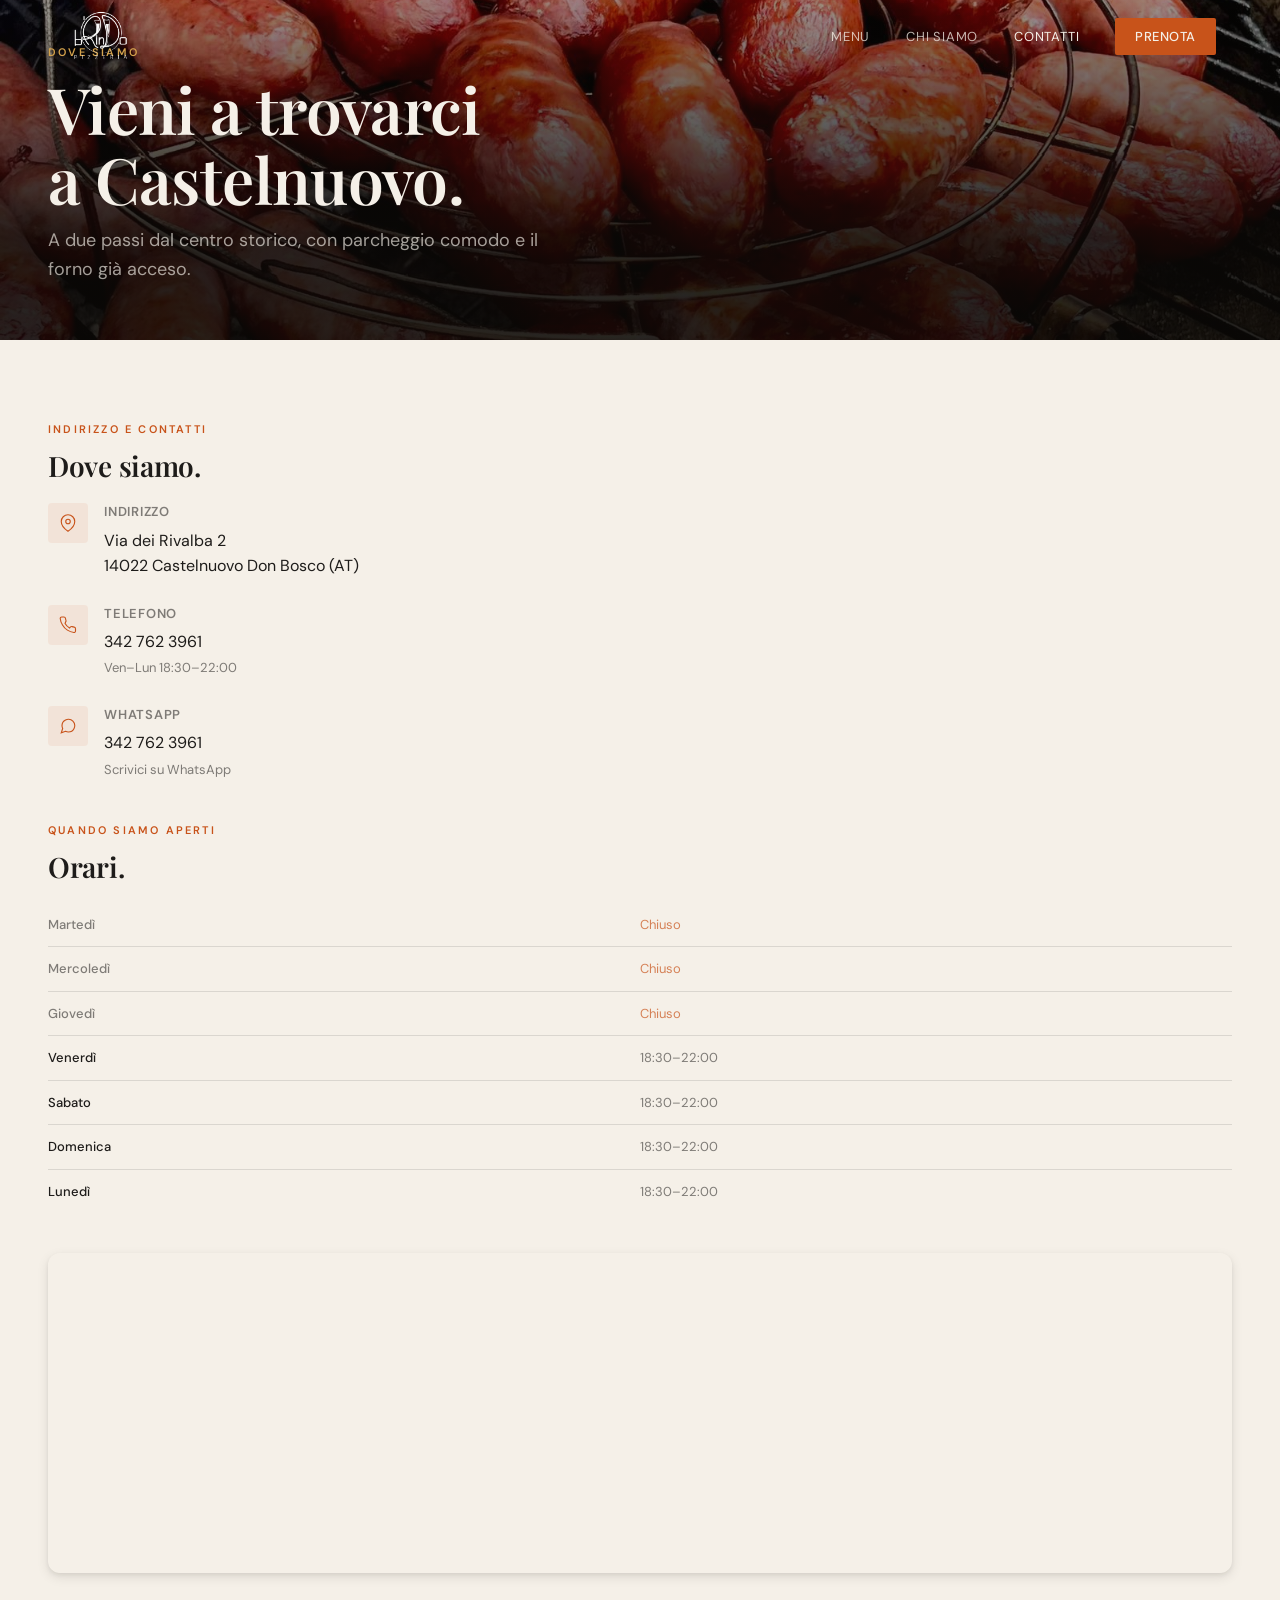
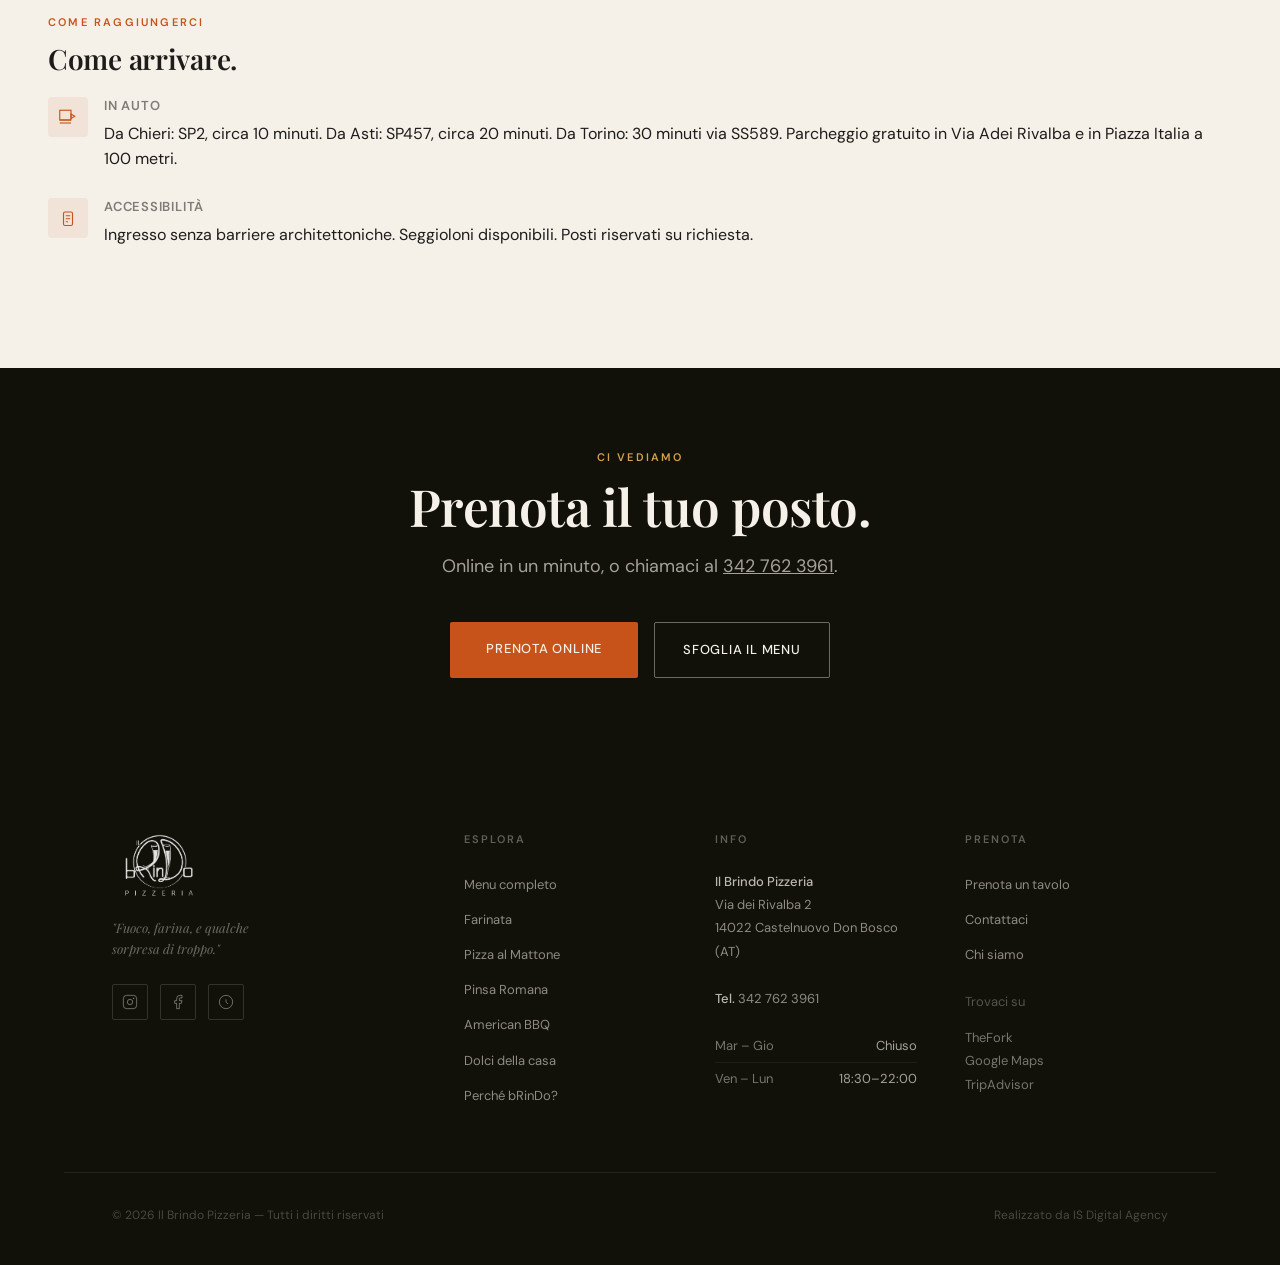
<file: contatti.html>
<!DOCTYPE html>
<html lang="it">
<head>
  <meta charset="UTF-8" />
  <meta name="viewport" content="width=device-width, initial-scale=1.0" />
  <title>Contatti — Il Brindo Pizzeria</title>
  <meta name="description" content="Come raggiungerci, orari di apertura e modulo di contatto. Il Brindo Pizzeria, Via dei Rivalba 2, Castelnuovo Don Bosco (AT)." />
  <meta property="og:type" content="website" />
  <meta property="og:site_name" content="Il Brindo Pizzeria" />
  <meta property="og:title" content="Contatti — Il Brindo Pizzeria" />
  <meta property="og:description" content="Come raggiungerci, orari di apertura e modulo di contatto. Il Brindo Pizzeria, Via dei Rivalba 2, Castelnuovo Don Bosco (AT)." />
  <meta property="og:url" content="https://ilbrindopizzeria.netlify.app/contatti.html" />
  <meta property="og:image" content="https://ilbrindopizzeria.netlify.app/assets/hero-forno.png" />
  <meta property="og:image:width" content="1200" />
  <meta property="og:image:height" content="630" />
  <meta property="og:locale" content="it_IT" />
  <link rel="preconnect" href="https://fonts.googleapis.com" />
  <link rel="preconnect" href="https://fonts.gstatic.com" crossorigin />
  <link href="https://fonts.googleapis.com/css2?family=Playfair+Display:ital,wght@0,400;0,600;1,400&family=DM+Sans:wght@400;500;600&display=swap" rel="stylesheet" />
  <link rel="stylesheet" href="styles.css" />
  <link rel="icon" href="assets/brindo_logo.png" type="image/png" />
</head>
<body>

  <!-- NAVBAR -->
  <nav id="main-nav" class="nav--scrolled">
    <a href="index.html" class="nav-logo"><img src="assets/brindo_logo.png" alt="Il Brindo Pizzeria" /></a>
    <ul class="nav-links" id="nav-links">
      <li><a href="menu.html">Menu</a></li>
      <li><a href="chi-siamo.html">Chi Siamo</a></li>
      <li><a href="contatti.html" style="color: var(--color-bone);">Contatti</a></li>
      <li><a href="prenota.html" class="nav-cta">Prenota</a></li>
    </ul>
    <button class="nav-hamburger" id="nav-hamburger" aria-label="Apri menu" aria-expanded="false">
      <span></span><span></span><span></span>
    </button>
  </nav>
  <div class="nav-backdrop" id="nav-backdrop"></div>

  <!-- PAGE HERO -->
  <header class="page-hero">
    <div class="page-hero-bg page-hero-bg--contatti"></div>
    <div class="container page-hero-content">
      <span class="eyebrow eyebrow--gold">Dove siamo</span>
      <h1>Vieni a trovarci<br>a Castelnuovo.</h1>
      <p>A due passi dal centro storico, con parcheggio comodo e il forno già acceso.</p>
    </div>
  </header>

  <!-- ====================================================
       CONTATTI MAIN
  ==================================================== -->
  <section class="contatti-section">
    <div class="container">
      <div class="contatti-layout">

        <!-- INFO COLUMN -->
        <div>

          <div class="contatti-info-block reveal">
            <span class="eyebrow">Indirizzo e contatti</span>
            <h3>Dove siamo.</h3>

            <div class="contatti-detail">
              <div class="contatti-detail-icon" aria-hidden="true">
                <svg width="18" height="18" viewBox="0 0 24 24" fill="none" stroke="currentColor" stroke-width="1.5"><path d="M21 10c0 7-9 13-9 13s-9-6-9-13a9 9 0 0 1 18 0z"/><circle cx="12" cy="10" r="3"/></svg>
              </div>
              <div class="contatti-detail-body">
                <strong>Indirizzo</strong>
                <p>Via dei Rivalba 2<br>14022 Castelnuovo Don Bosco (AT)</p>
              </div>
            </div>

            <div class="contatti-detail">
              <div class="contatti-detail-icon" aria-hidden="true">
                <svg width="18" height="18" viewBox="0 0 24 24" fill="none" stroke="currentColor" stroke-width="1.5"><path d="M22 16.92v3a2 2 0 0 1-2.18 2 19.79 19.79 0 0 1-8.63-3.07A19.5 19.5 0 0 1 4.69 12a19.79 19.79 0 0 1-3.07-8.67A2 2 0 0 1 3.6 1.27h3a2 2 0 0 1 2 1.72 12.84 12.84 0 0 0 .7 2.81 2 2 0 0 1-.45 2.11L8.09 9.9a16 16 0 0 0 6 6l1.27-1.27a2 2 0 0 1 2.11-.45 12.84 12.84 0 0 0 2.81.7A2 2 0 0 1 22 16.92z"/></svg>
              </div>
              <div class="contatti-detail-body">
                <strong>Telefono</strong>
                <p><a href="tel:+393427623961">342 762 3961</a><br><small>Ven–Lun 18:30–22:00</small></p>
              </div>
            </div>

            <div class="contatti-detail">
              <div class="contatti-detail-icon" aria-hidden="true">
                <svg width="18" height="18" viewBox="0 0 24 24" fill="none" stroke="currentColor" stroke-width="1.5"><path d="M21 11.5a8.38 8.38 0 0 1-.9 3.8 8.5 8.5 0 0 1-7.6 4.7 8.38 8.38 0 0 1-3.8-.9L3 21l1.9-5.7a8.38 8.38 0 0 1-.9-3.8 8.5 8.5 0 0 1 4.7-7.6 8.38 8.38 0 0 1 3.8-.9h.5a8.48 8.48 0 0 1 8 8v.5z"/></svg>
              </div>
              <div class="contatti-detail-body">
                <strong>WhatsApp</strong>
                <p><a href="https://wa.me/393427623961" target="_blank" rel="noopener">342 762 3961</a><br><small>Scrivici su WhatsApp</small></p>
              </div>
            </div>
          </div>

          <!-- OPENING HOURS -->
          <div class="contatti-info-block reveal reveal-delay-1">
            <span class="eyebrow">Quando siamo aperti</span>
            <h3>Orari.</h3>
            <table class="hours-table">
              <tbody>
                <tr class="closed">
                  <td>Martedì</td>
                  <td>Chiuso</td>
                </tr>
                <tr class="closed">
                  <td>Mercoledì</td>
                  <td>Chiuso</td>
                </tr>
                <tr class="closed">
                  <td>Giovedì</td>
                  <td>Chiuso</td>
                </tr>
                <tr>
                  <td>Venerdì</td>
                  <td>18:30–22:00</td>
                </tr>
                <tr>
                  <td>Sabato</td>
                  <td>18:30–22:00</td>
                </tr>
                <tr>
                  <td>Domenica</td>
                  <td>18:30–22:00</td>
                </tr>
                <tr>
                  <td>Lunedì</td>
                  <td>18:30–22:00</td>
                </tr>
              </tbody>
            </table>
          </div>

          <!-- MAP -->
          <div class="contatti-map reveal reveal-delay-2">
            <iframe
              src="https://www.google.com/maps/embed?pb=!1m18!1m12!1m3!1d2819.2667570314725!2d7.960997076646622!3d45.03980836165415!2m3!1f0!2f0!3f0!3m2!1i1024!2i768!4f13.1!3m3!1m2!1s0x4787ddde31d6534b%3A0xcdc59bda7612562f!2sIl%20Brindo%20Pizzeria!5e0!3m2!1sit!2sit!4v1780417435800!5m2!1sit!2sit"
              title="Mappa Il Brindo Pizzeria, Via dei Rivalba 2 Castelnuovo Don Bosco AT"
              width="600" height="450" style="border:0;"
              loading="lazy"
              referrerpolicy="no-referrer-when-downgrade"
              allowfullscreen>
            </iframe>
          </div>

          <!-- HOW TO GET THERE -->
          <div class="contatti-info-block reveal">
            <span class="eyebrow">Come raggiungerci</span>
            <h3>Come arrivare.</h3>
            <div class="contatti-detail">
              <div class="contatti-detail-icon" aria-hidden="true">
                <svg width="18" height="18" viewBox="0 0 24 24" fill="none" stroke="currentColor" stroke-width="1.5"><rect x="1" y="3" width="15" height="13"/><path d="m16 8 5 3-5 3V8z"/><path d="M1 16h15"/><path d="M1 20h15"/></svg>
              </div>
              <div class="contatti-detail-body">
                <strong>In auto</strong>
                <p>Da Chieri: SP2, circa 10 minuti. Da Asti: SP457, circa 20 minuti. Da Torino: 30 minuti via SS589. Parcheggio gratuito in Via Adei Rivalba e in Piazza Italia a 100 metri.</p>
              </div>
            </div>
            <div class="contatti-detail">
              <div class="contatti-detail-icon" aria-hidden="true">
                <svg width="18" height="18" viewBox="0 0 24 24" fill="none" stroke="currentColor" stroke-width="1.5"><rect x="6" y="4" width="12" height="18" rx="2"/><path d="M9 9h6M9 13h6M9 17h3"/></svg>
              </div>
              <div class="contatti-detail-body">
                <strong>Accessibilità</strong>
                <p>Ingresso senza barriere architettoniche. Seggioloni disponibili. Posti riservati su richiesta.</p>
              </div>
            </div>
          </div>

        </div>

      </div>
    </div>
  </section>

  <!-- CTA -->
  <section class="reservation-cta reservation-cta--dark">
    <div class="container">
      <span class="eyebrow eyebrow--gold">Ci vediamo</span>
      <h2>Prenota il tuo posto.</h2>
      <p>Online in un minuto, o chiamaci al <a href="tel:+393427623961" style="color:inherit; text-decoration:underline;">342 762 3961</a>.</p>
      <div class="reservation-actions">
        <a href="prenota.html" class="btn-primary">Prenota online</a>
        <a href="menu.html" class="btn-ghost-bone">Sfoglia il menu</a>
      </div>
    </div>
  </section>

  <!-- FOOTER -->
  <footer>
    <div class="footer-grid container">
      <div class="footer-brand">
        <div class="footer-logo"><img src="assets/brindo_logo.png" alt="Il Brindo Pizzeria" /></div>
        <p class="footer-tagline">"Fuoco, farina, e qualche<br>sorpresa di troppo."</p>
        <div class="footer-social">
          <a href="https://www.instagram.com/ilbrindo/" class="social-link" aria-label="Instagram" target="_blank" rel="noopener">
            <svg width="16" height="16" viewBox="0 0 24 24" fill="none" stroke="currentColor" stroke-width="1.5"><rect x="2" y="2" width="20" height="20" rx="5"/><circle cx="12" cy="12" r="4"/><circle cx="17.5" cy="6.5" r="0.5" fill="currentColor"/></svg>
          </a>
          <a href="https://www.facebook.com/ilbrindopizzeria/" class="social-link" aria-label="Facebook" target="_blank" rel="noopener">
            <svg width="16" height="16" viewBox="0 0 24 24" fill="none" stroke="currentColor" stroke-width="1.5"><path d="M18 2h-3a5 5 0 0 0-5 5v3H7v4h3v8h4v-8h3l1-4h-4V7a1 1 0 0 1 1-1h3z"/></svg>
          </a>
          <a href="https://www.tripadvisor.com/Restaurant_Review-g2531169-d10486386-Reviews-Il_Brindo_Pizzeria-Castelnuovo_Don_Bosco_Province_of_Asti_Piedmont.html" class="social-link" aria-label="TripAdvisor" target="_blank" rel="noopener">
            <svg width="16" height="16" viewBox="0 0 24 24" fill="none" stroke="currentColor" stroke-width="1.5"><circle cx="12" cy="12" r="10"/><path d="M12 8v4l3 3"/></svg>
          </a>
        </div>
      </div>
      <div>
        <p class="footer-col-title">Esplora</p>
        <ul class="footer-links">
          <li><a href="menu.html">Menu completo</a></li>
          <li><a href="menu.html#farinata">Farinata</a></li>
          <li><a href="menu.html#pizze">Pizza al Mattone</a></li>
          <li><a href="menu.html#pinsa">Pinsa Romana</a></li>
          <li><a href="menu.html#bbq">American BBQ</a></li>
          <li><a href="menu.html#dolci">Dolci della casa</a></li>
          <li><a href="chi-siamo.html#manifesto">Perché bRinDo?</a></li>
        </ul>
      </div>
      <div>
        <p class="footer-col-title">Info</p>
        <div class="footer-info">
          <p>
            <strong>Il Brindo Pizzeria</strong><br>
            Via dei Rivalba 2<br>
            14022 Castelnuovo Don Bosco (AT)<br><br>
            <strong>Tel.</strong> <a href="tel:+393427623961">342 762 3961</a>
          </p>
          <div class="footer-hours">
            <div class="footer-hours-row"><span>Mar – Gio</span><span>Chiuso</span></div>
            <div class="footer-hours-row"><span>Ven – Lun</span><span>18:30–22:00</span></div>
          </div>
        </div>
      </div>
      <div>
        <p class="footer-col-title">Prenota</p>
        <ul class="footer-links">
          <li><a href="prenota.html">Prenota un tavolo</a></li>
          <li><a href="contatti.html">Contattaci</a></li>
          <li><a href="chi-siamo.html">Chi siamo</a></li>
        </ul>
        <div class="footer-platforms">
          <p class="footer-platforms-label">Trovaci su</p>
          <a href="#">TheFork</a>
          <a href="https://maps.google.com/?q=Via+dei+Rivalba+2,+Castelnuovo+Don+Bosco+AT" target="_blank" rel="noopener">Google Maps</a>
          <a href="https://www.tripadvisor.com/Restaurant_Review-g2531169-d10486386-Reviews-Il_Brindo_Pizzeria-Castelnuovo_Don_Bosco_Province_of_Asti_Piedmont.html" target="_blank" rel="noopener">TripAdvisor</a>
        </div>
      </div>
    </div>
    <div class="footer-bottom container">
      <span>© 2026 Il Brindo Pizzeria — Tutti i diritti riservati</span>
      <span>Realizzato da IS Digital Agency</span>
    </div>
  </footer>

  <script>
    const nav       = document.getElementById('main-nav');
    const hamburger = document.getElementById('nav-hamburger');
    const navLinks  = document.getElementById('nav-links');
    const backdrop  = document.getElementById('nav-backdrop');

    window.addEventListener('scroll', () =>
      nav.classList.toggle('nav--scrolled', window.scrollY > 60)
    );
    function openMenu() {
      nav.classList.add('menu-open');
      hamburger.classList.add('open'); navLinks.classList.add('open');
      backdrop.classList.add('visible'); hamburger.setAttribute('aria-expanded', 'true');
      document.body.style.overflow = 'hidden';
    }
    function closeMenu() {
      nav.classList.remove('menu-open');
      hamburger.classList.remove('open'); navLinks.classList.remove('open');
      backdrop.classList.remove('visible'); hamburger.setAttribute('aria-expanded', 'false');
      document.body.style.overflow = '';
    }
    hamburger.addEventListener('click', () => hamburger.classList.contains('open') ? closeMenu() : openMenu());
    backdrop.addEventListener('click', closeMenu);
    document.addEventListener('keydown', e => { if (e.key === 'Escape') closeMenu(); });
    navLinks.querySelectorAll('a').forEach(a => a.addEventListener('click', closeMenu));

    const revealEls = document.querySelectorAll('.reveal');
    const observer  = new IntersectionObserver(entries => {
      entries.forEach(e => { if (e.isIntersecting) { e.target.classList.add('visible'); observer.unobserve(e.target); } });
    }, { threshold: 0, rootMargin: '0px 0px 120px 0px' });
    revealEls.forEach(el => observer.observe(el));
  </script>

</body>
</html>
</file>
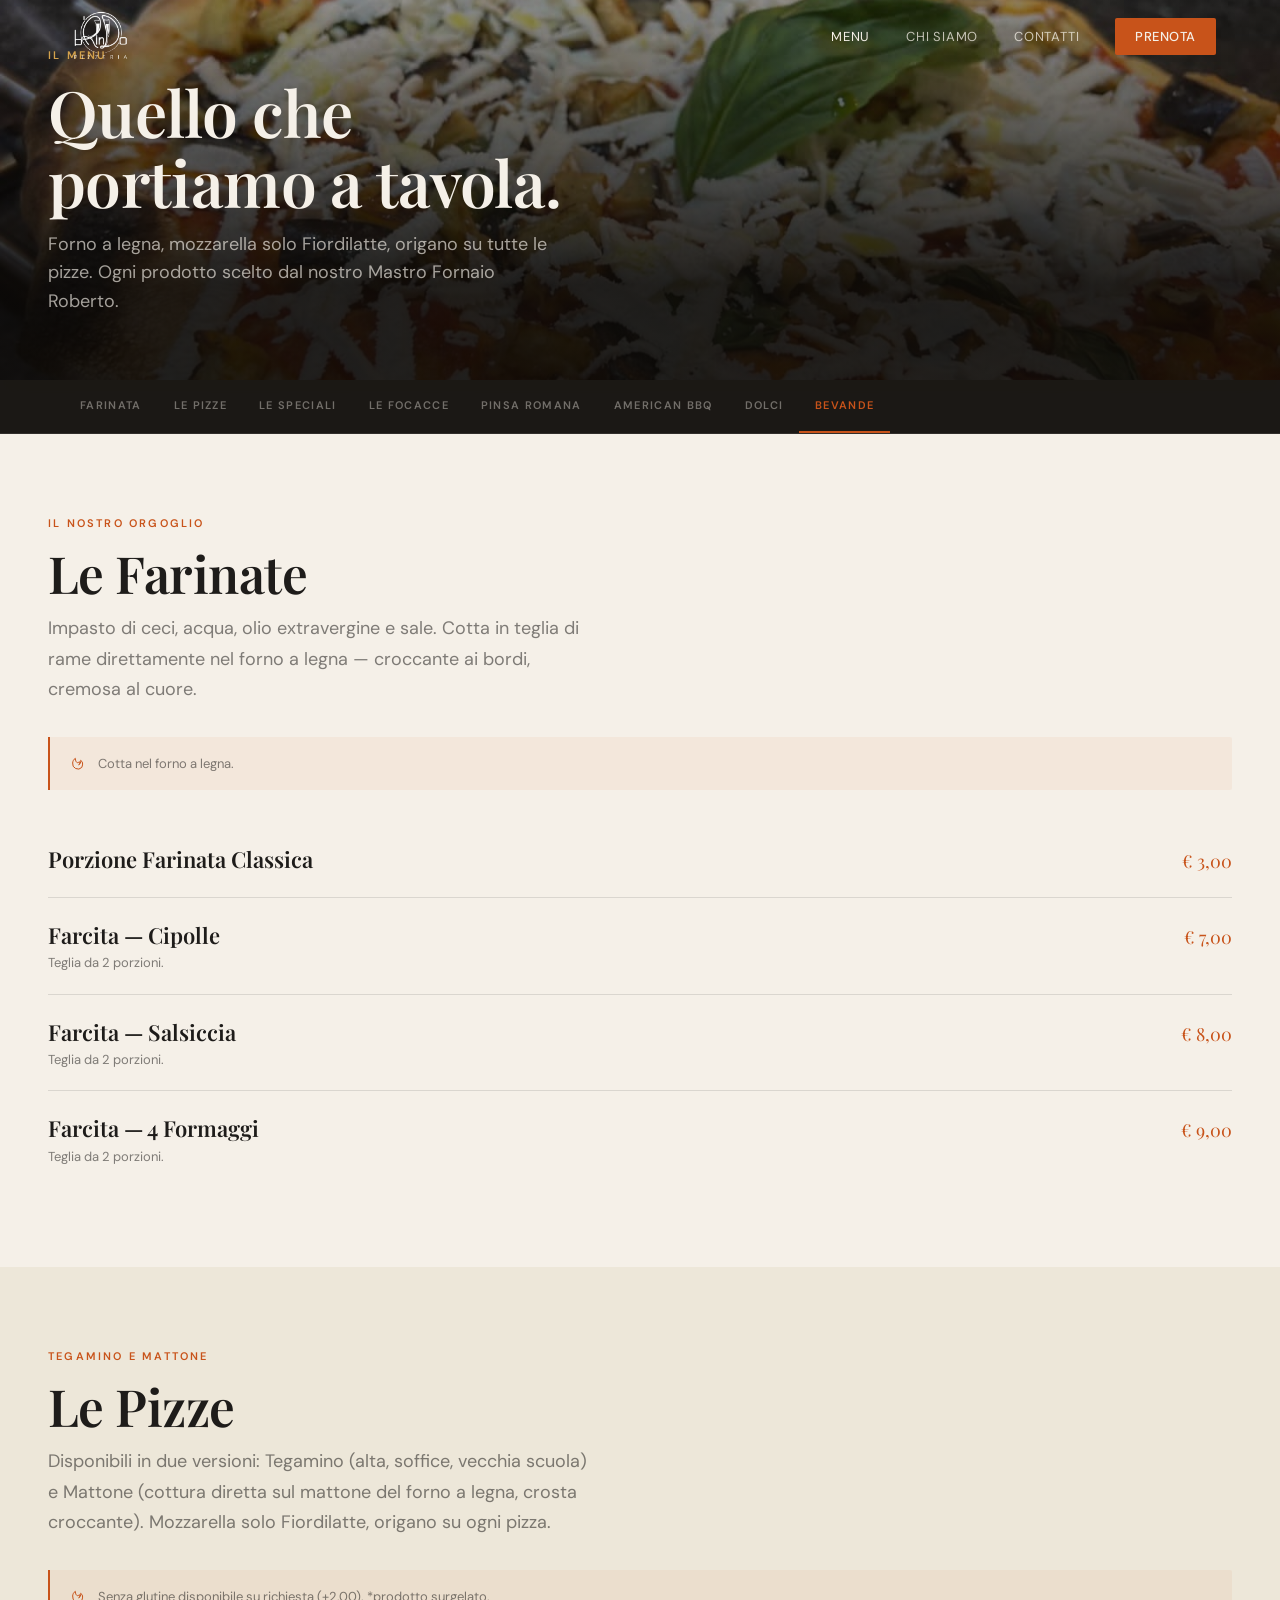
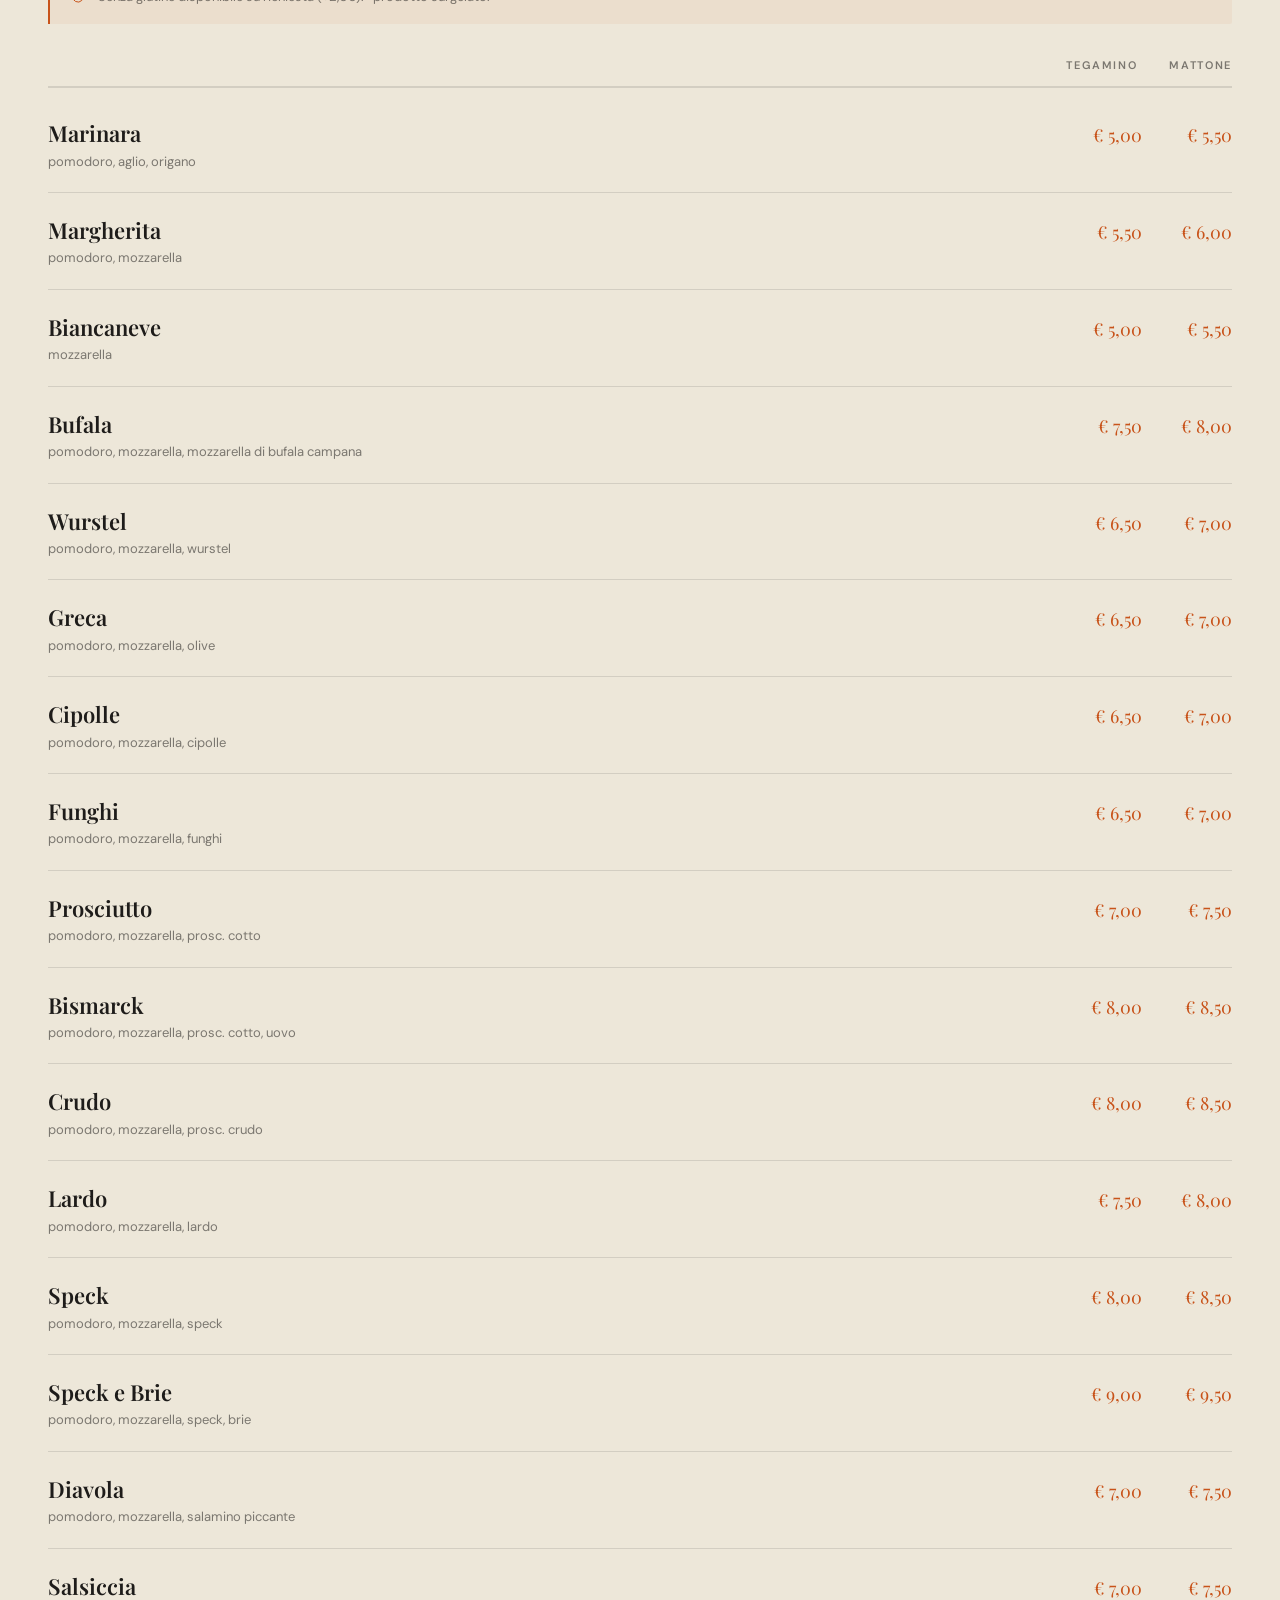
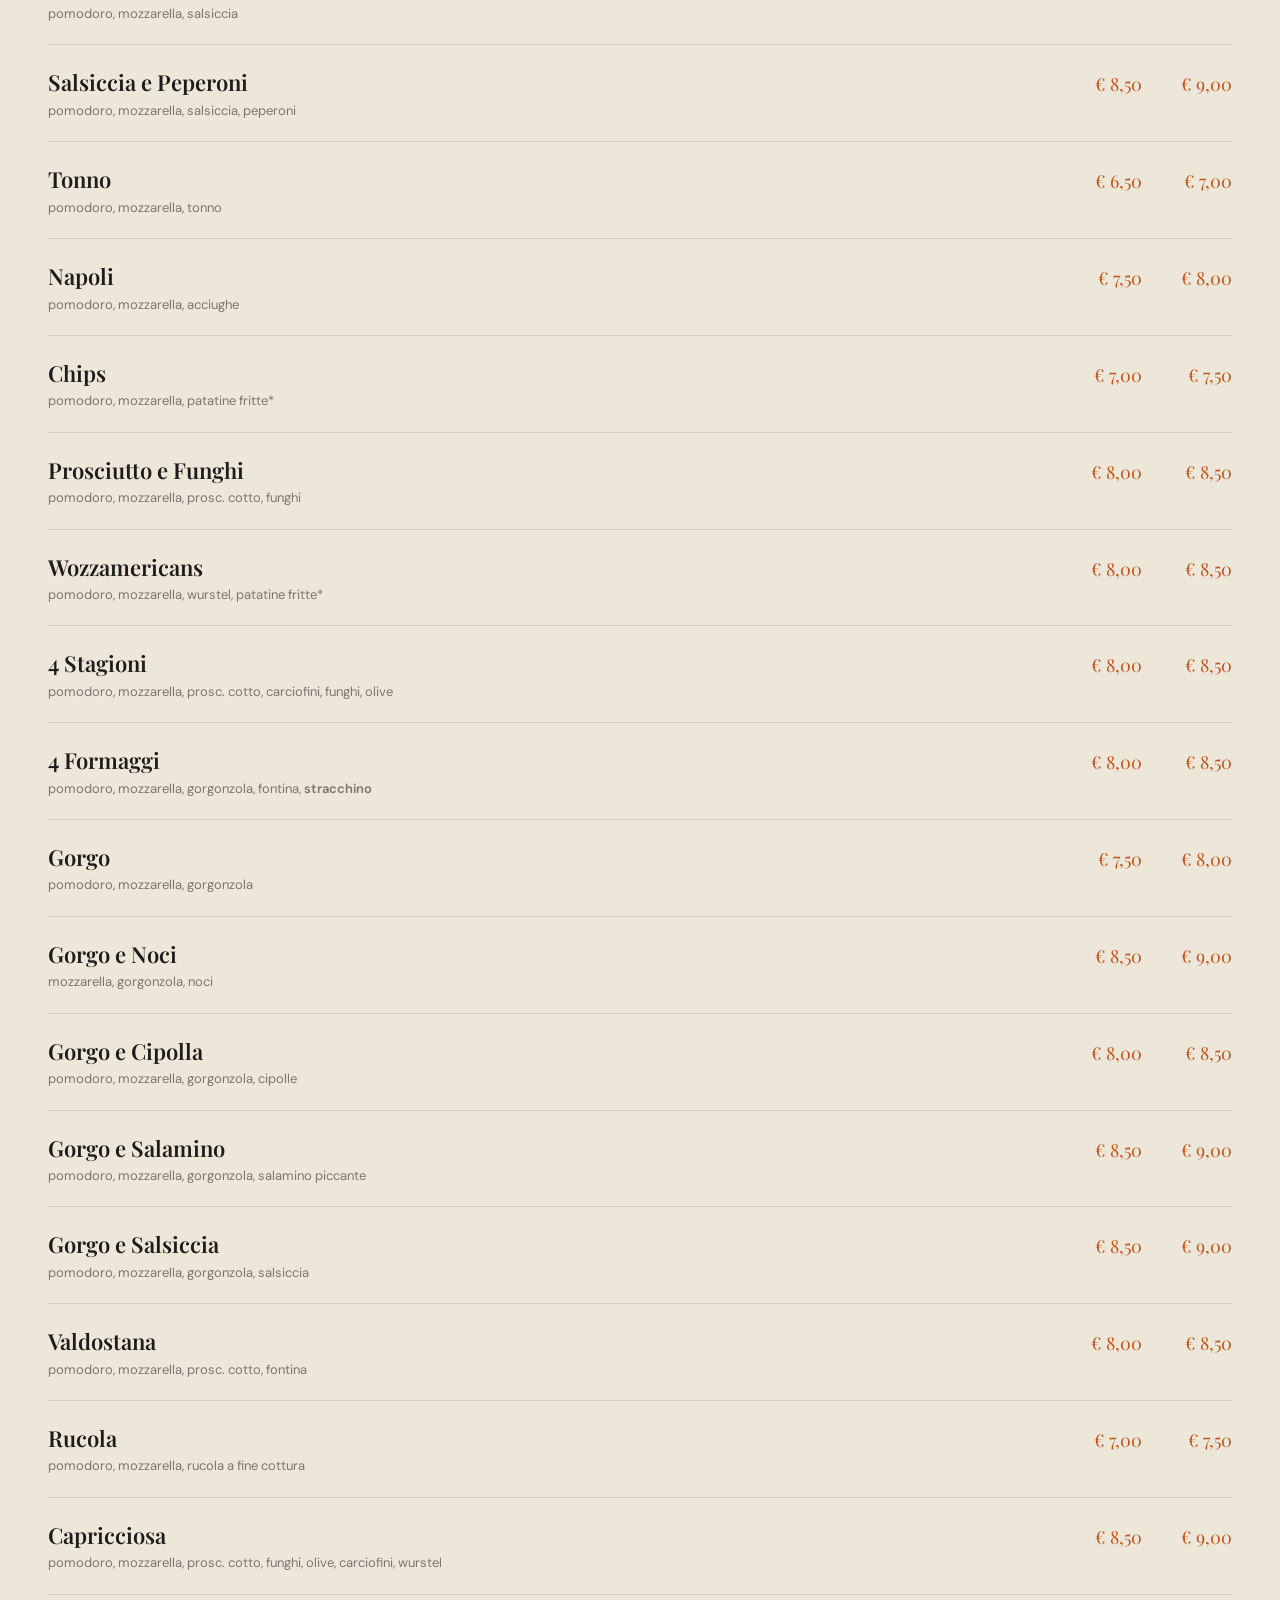
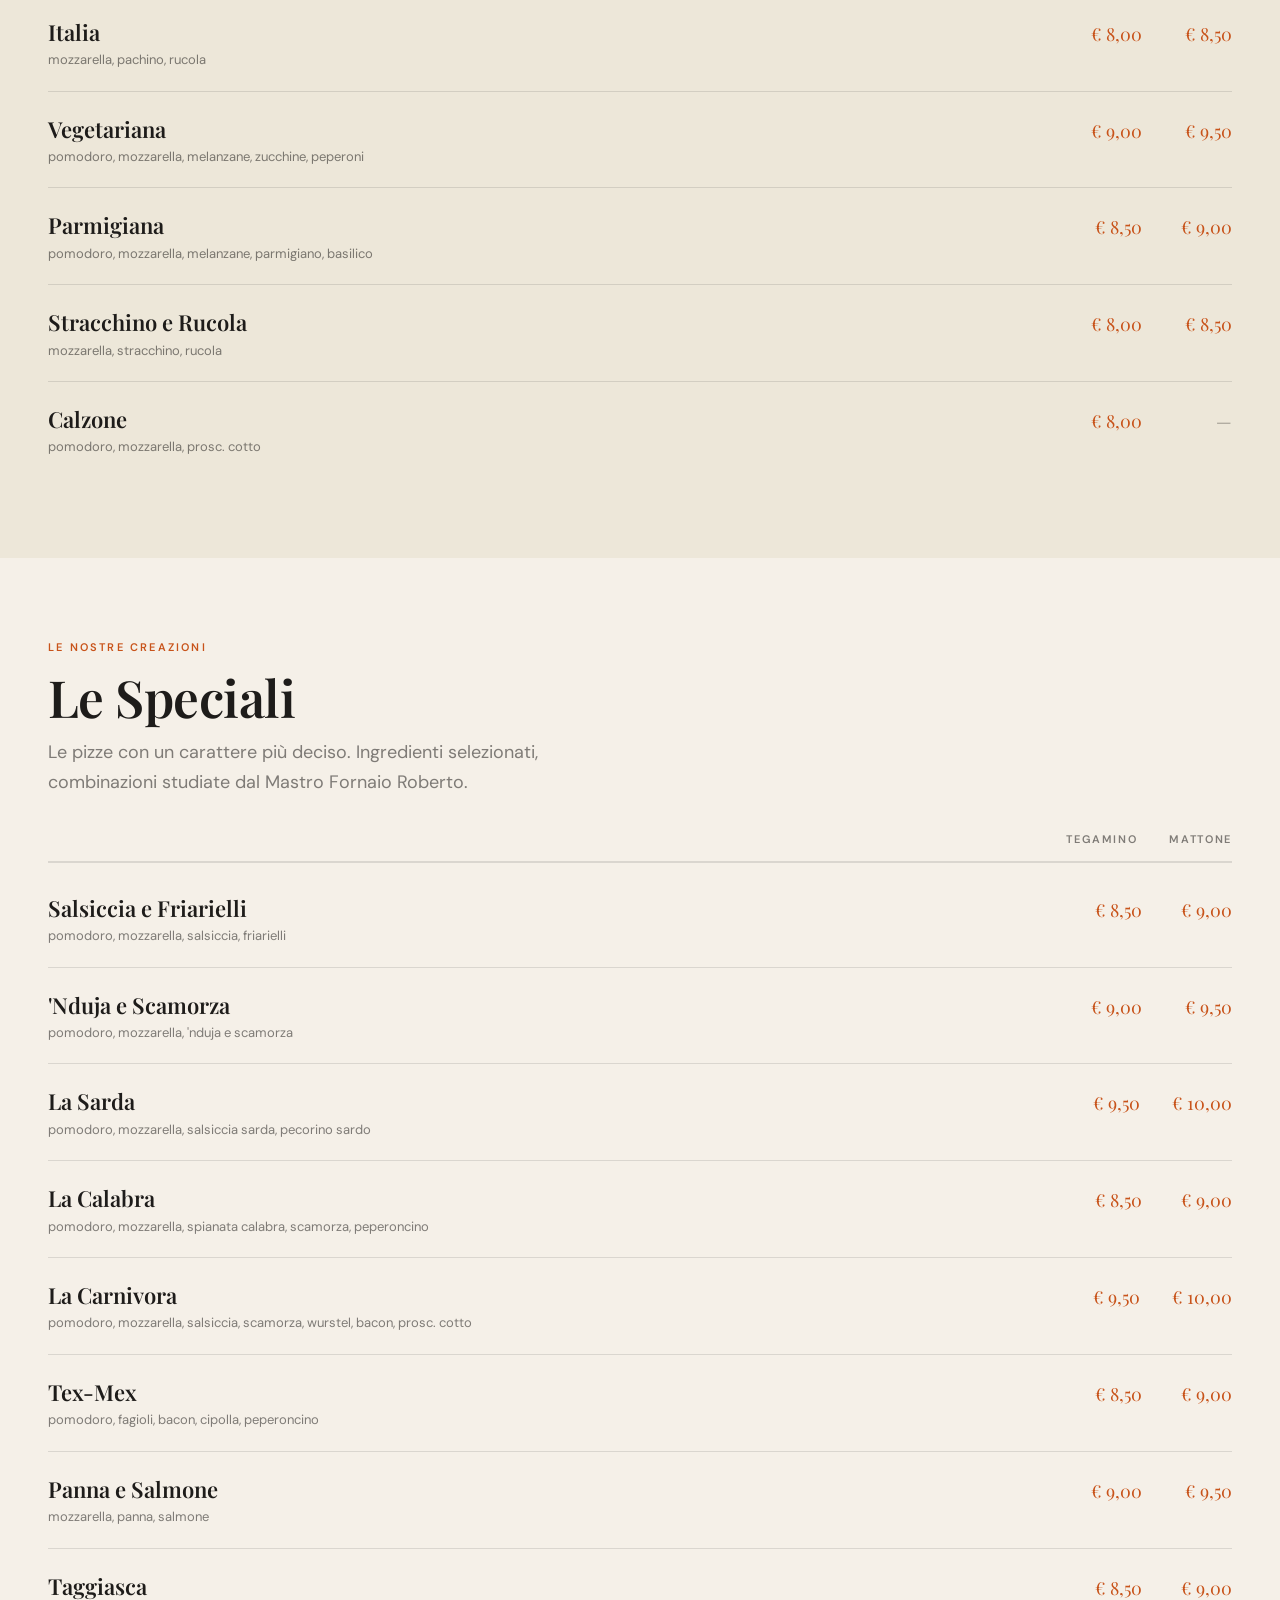
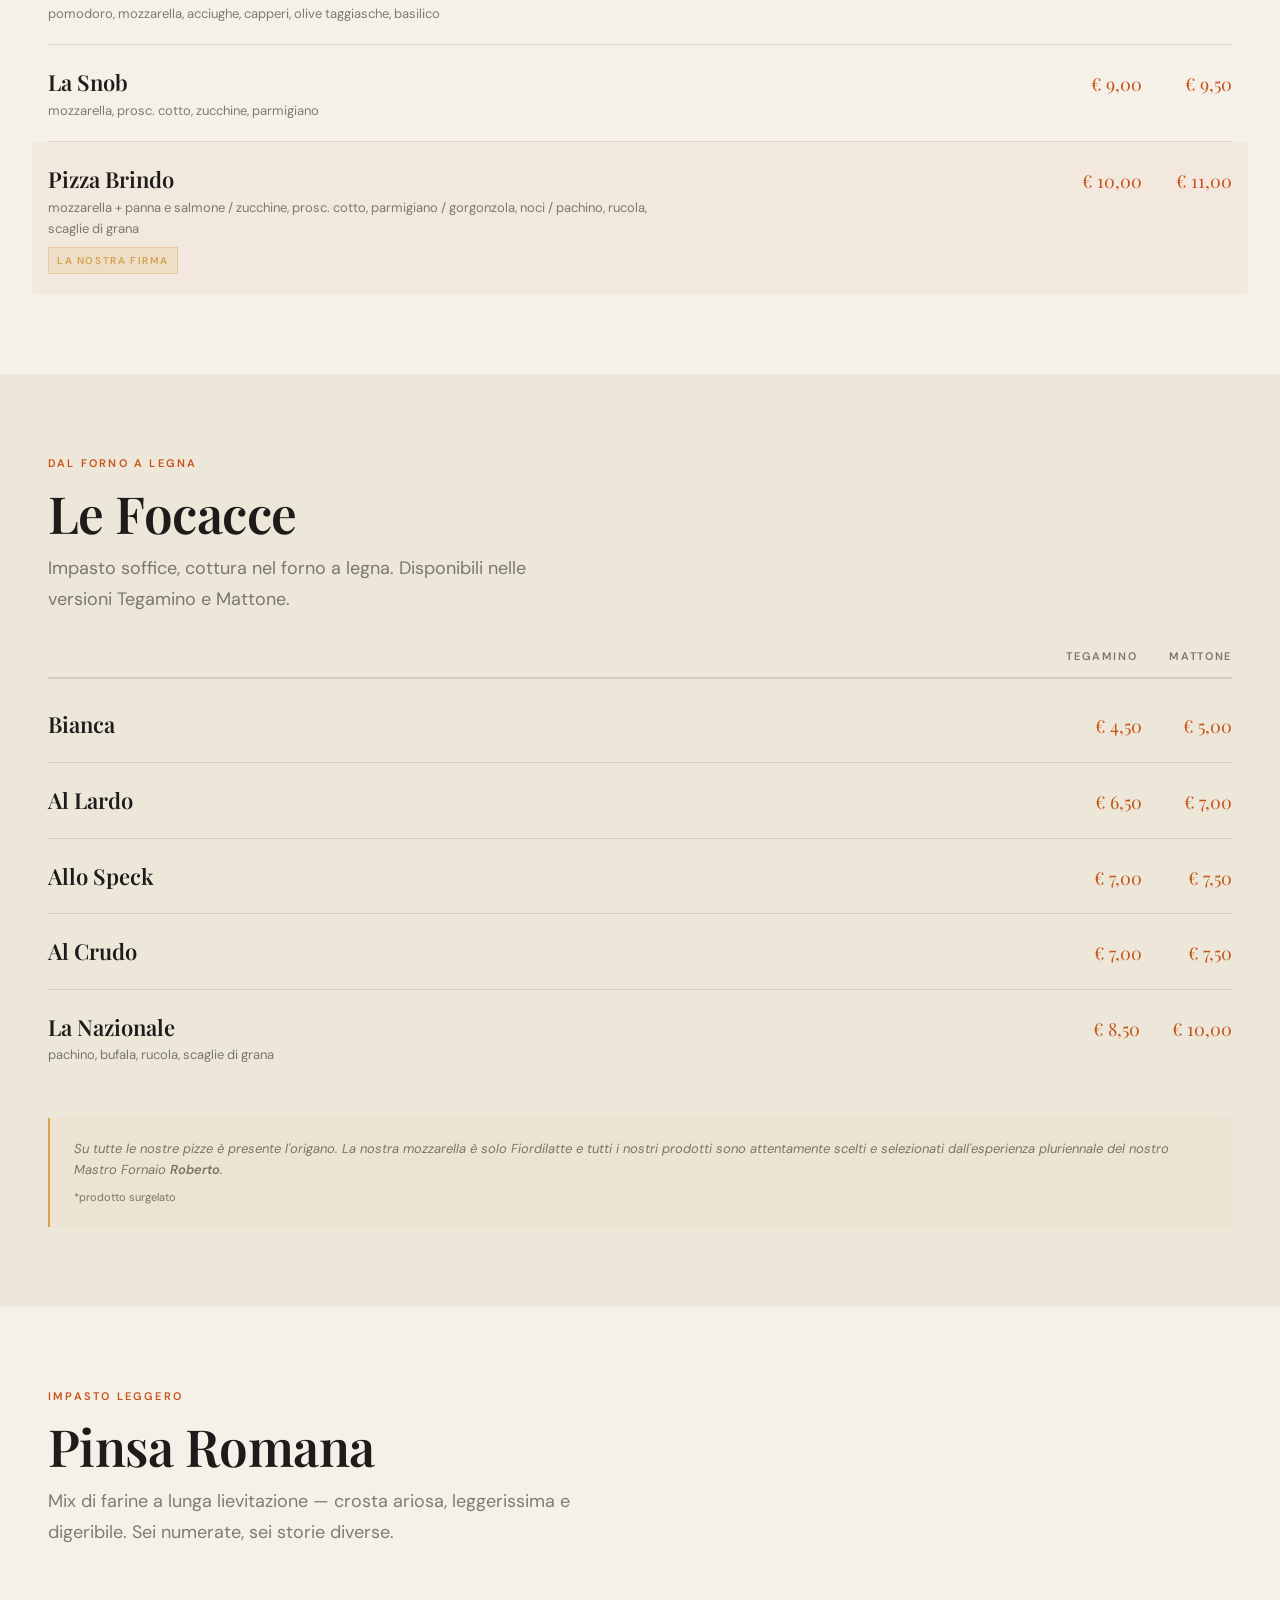
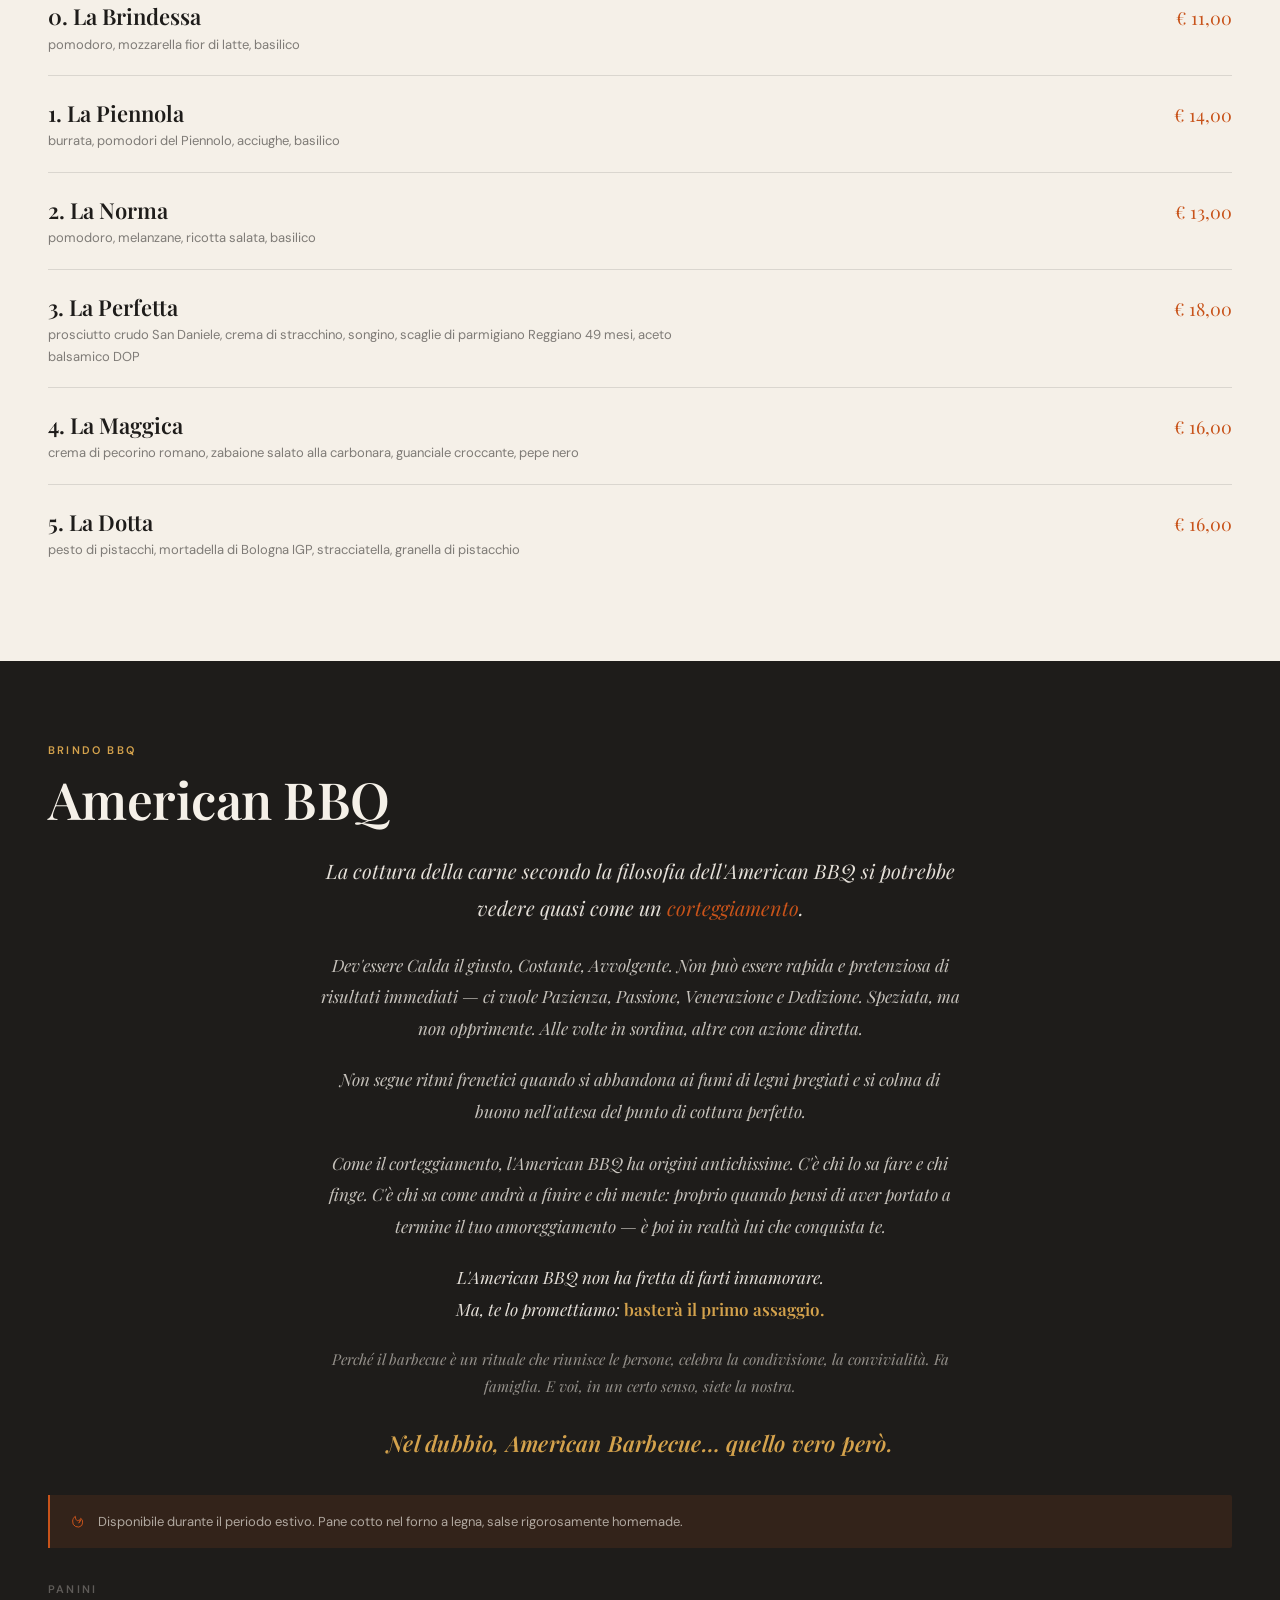
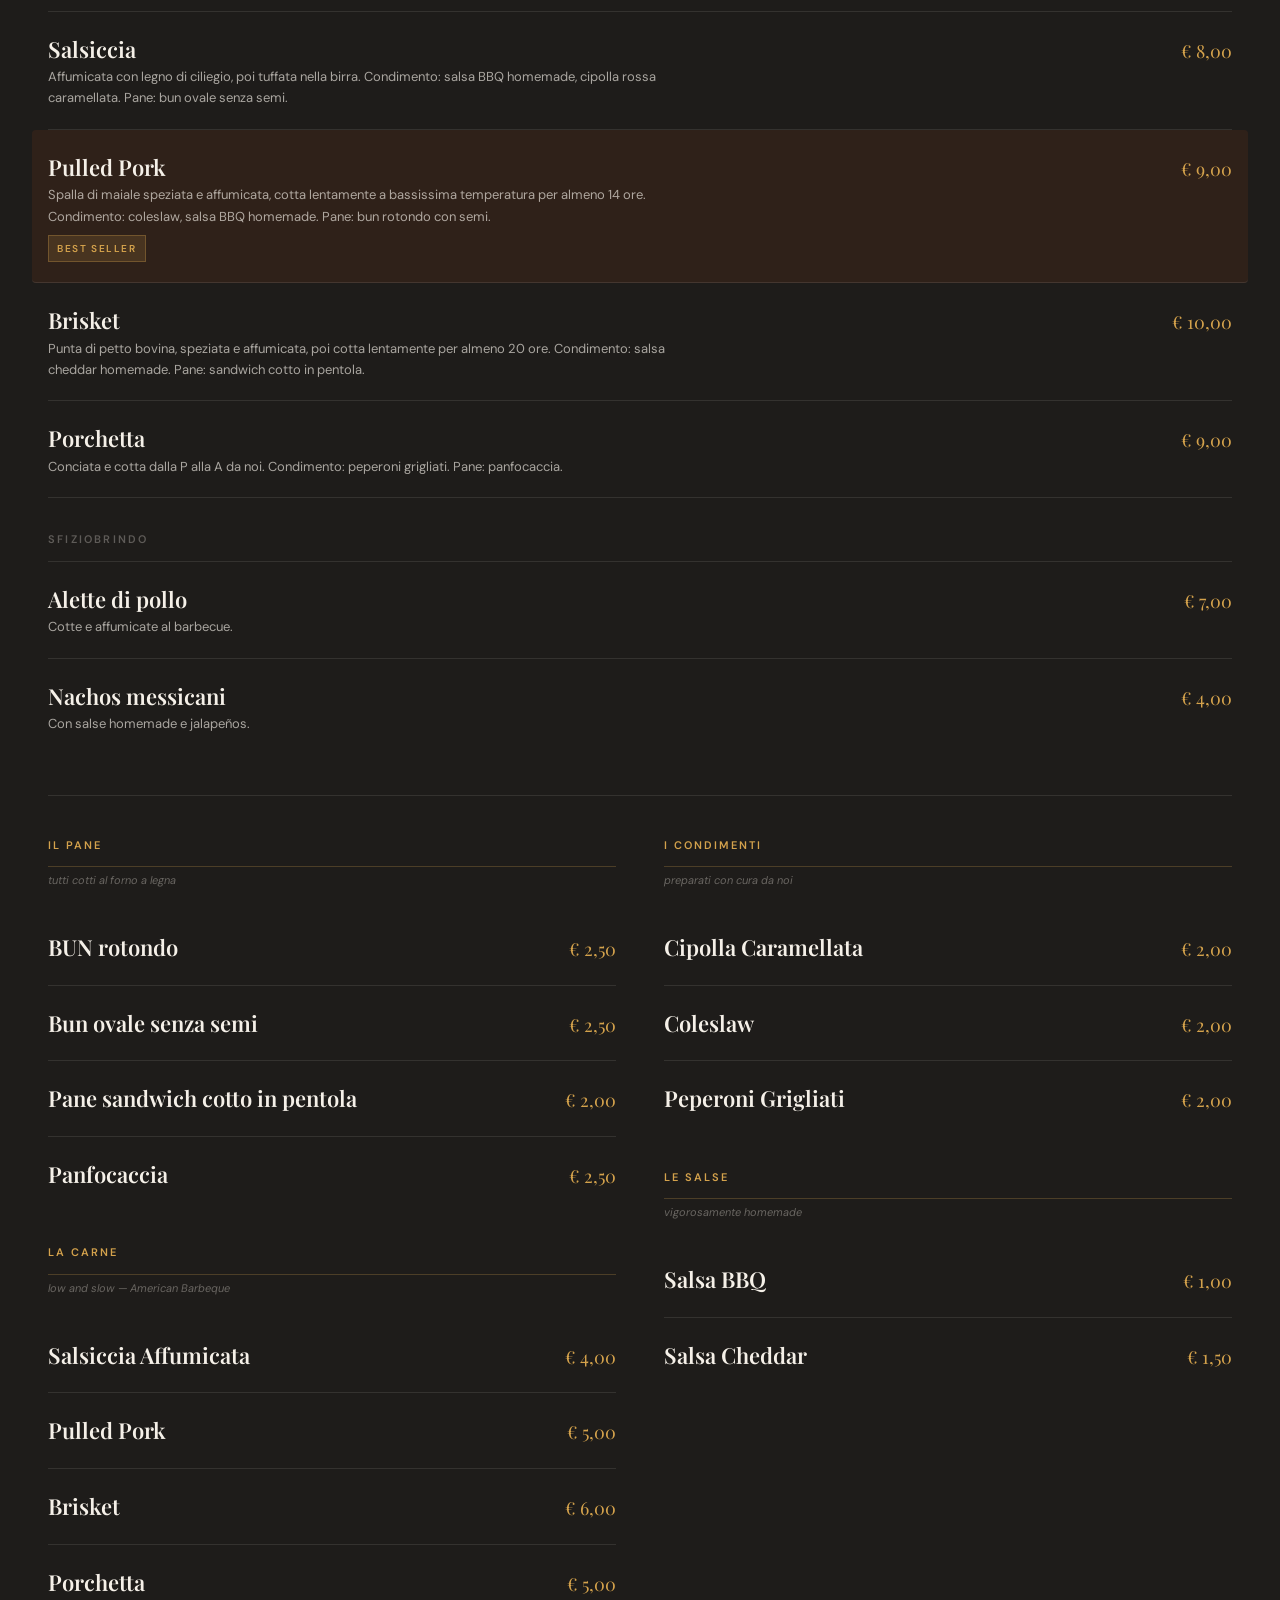
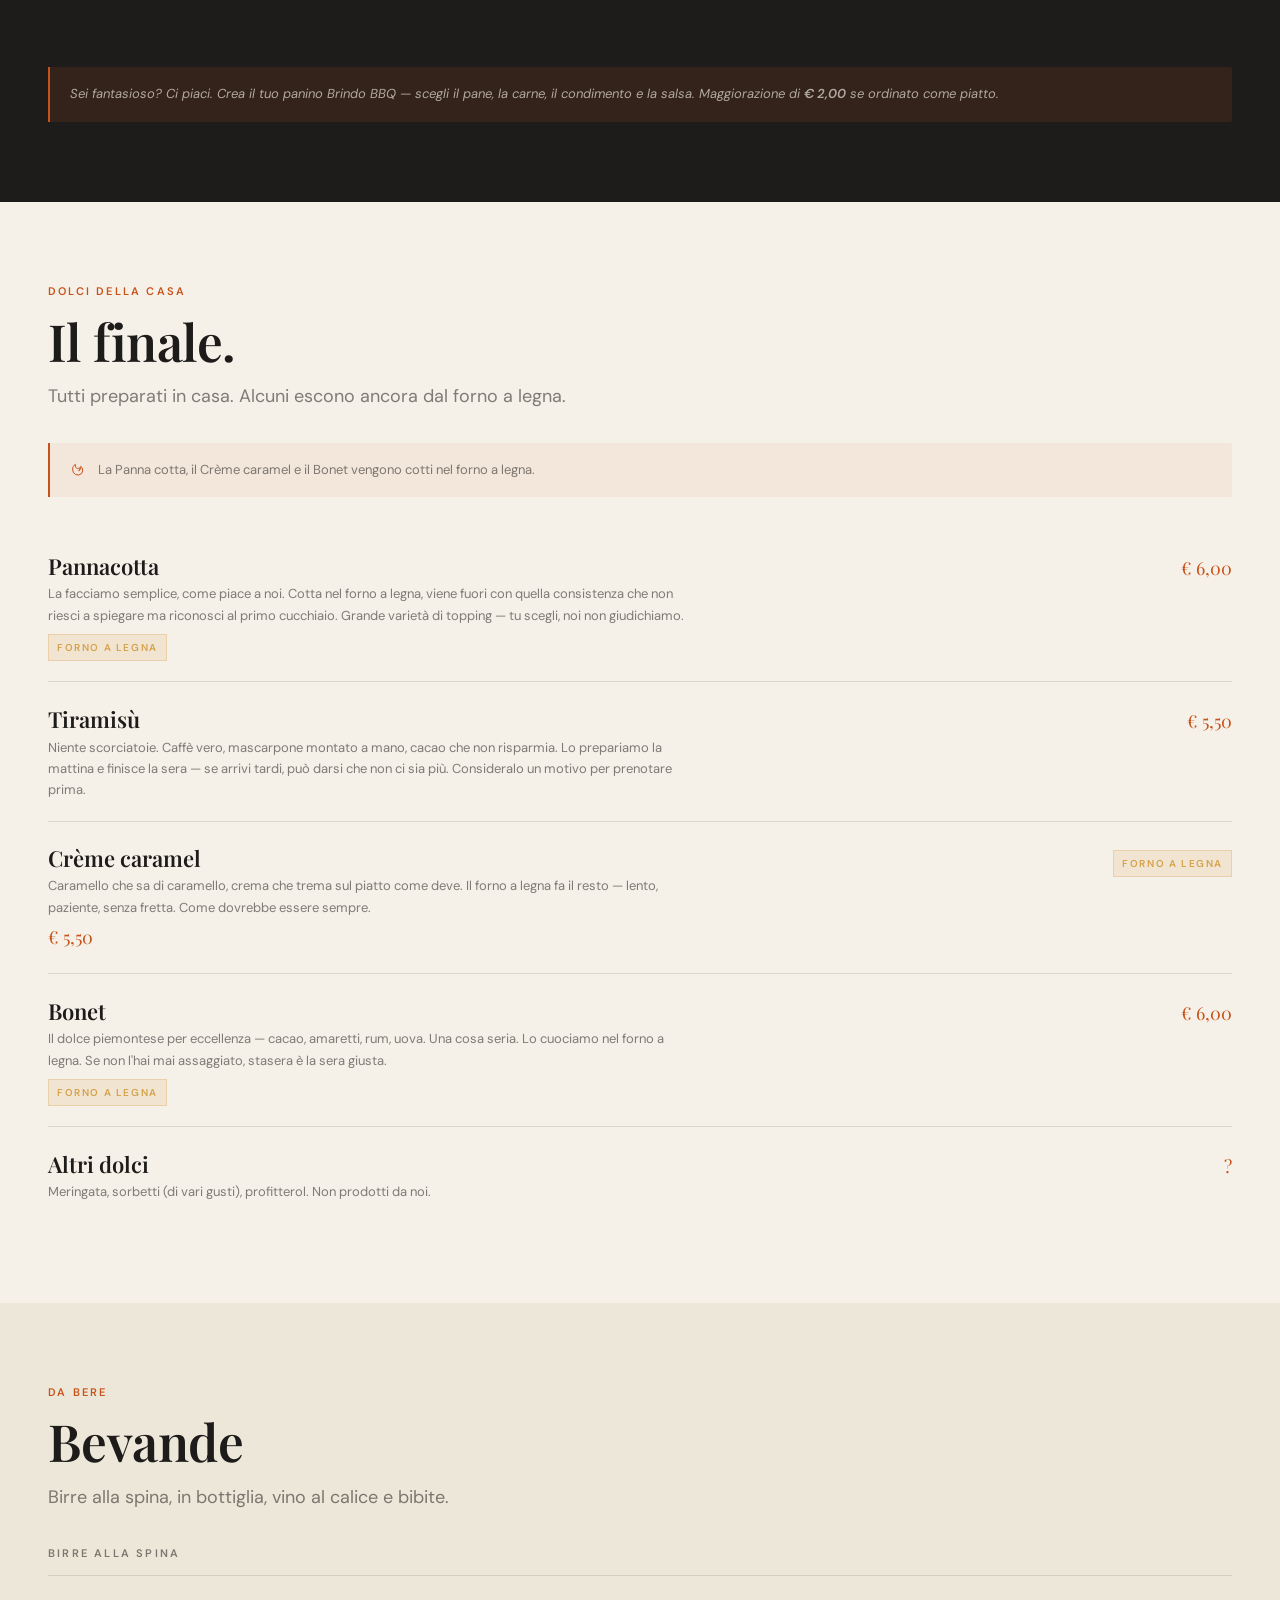
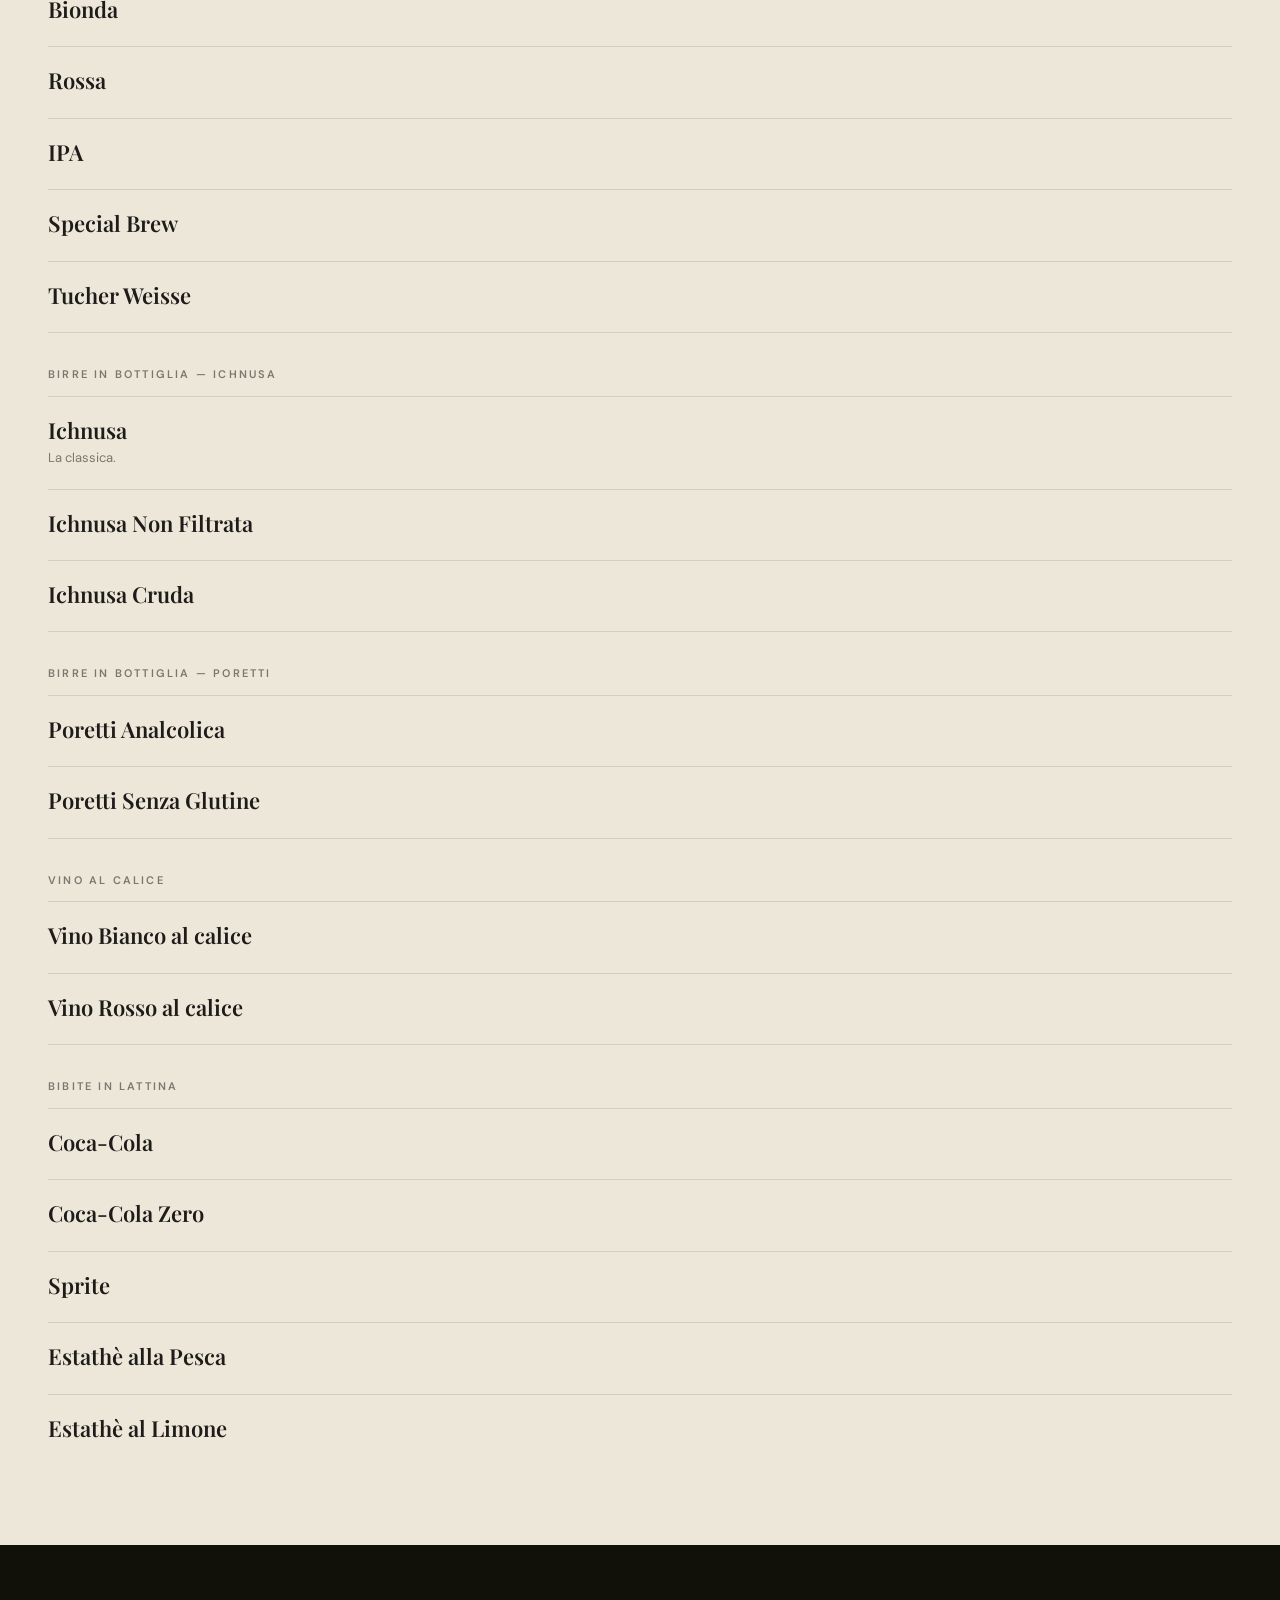
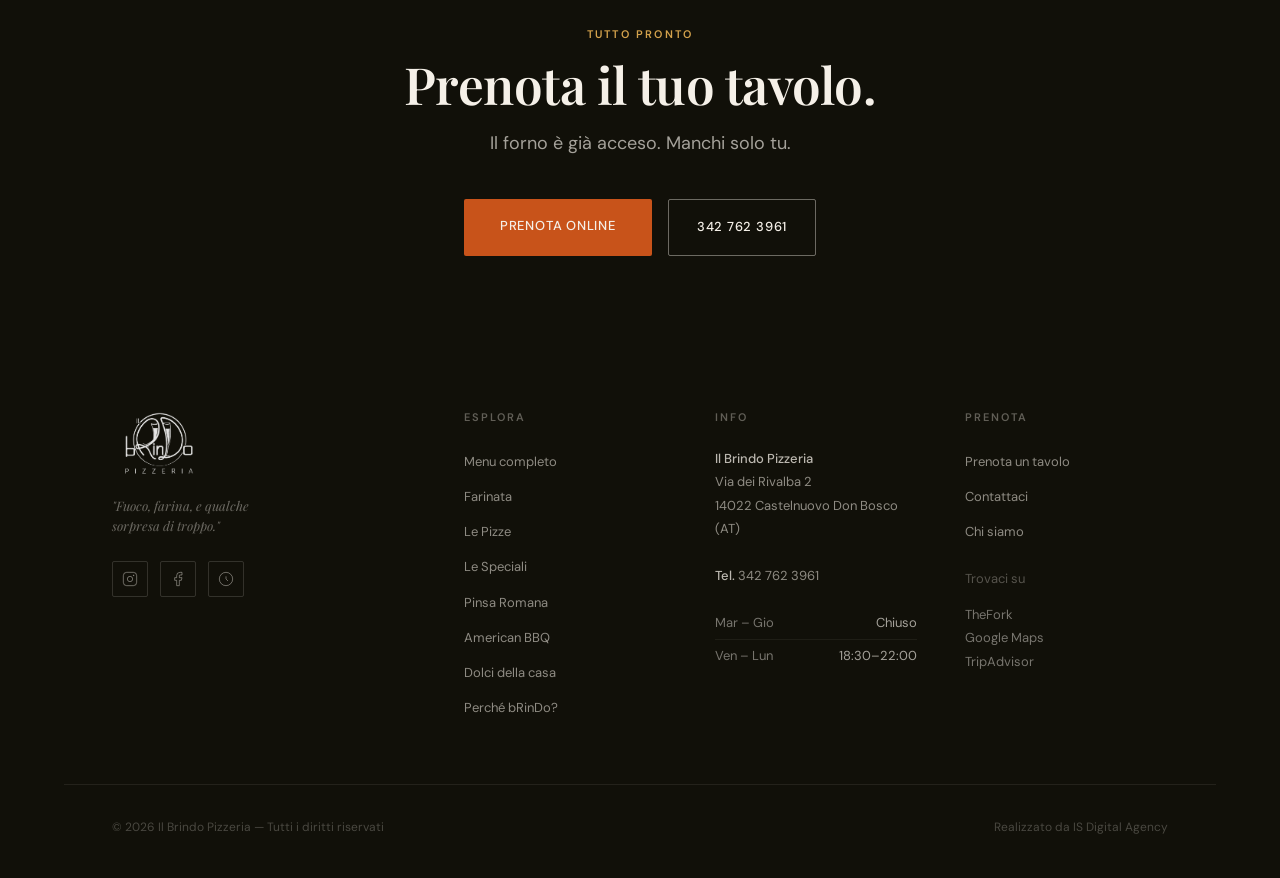
<file: menu.html>
<!DOCTYPE html>
<html lang="it">
<head>
  <meta charset="UTF-8" />
  <meta name="viewport" content="width=device-width, initial-scale=1.0" />
  <title>Menu — Il Brindo Pizzeria</title>
  <meta name="description" content="Il menu completo di Il Brindo Pizzeria: Farinata, Le Pizze, Le Speciali, Le Focacce, American BBQ, Dolci e Bevande." />
  <meta property="og:type" content="website" />
  <meta property="og:site_name" content="Il Brindo Pizzeria" />
  <meta property="og:title" content="Menu — Il Brindo Pizzeria" />
  <meta property="og:description" content="Il menu completo di Il Brindo Pizzeria: Farinata, Le Pizze, Le Speciali, Le Focacce, American BBQ, Dolci e Bevande." />
  <meta property="og:url" content="https://ilbrindopizzeria.netlify.app/menu.html" />
  <meta property="og:image" content="https://ilbrindopizzeria.netlify.app/assets/hero-forno.png" />
  <meta property="og:image:width" content="1200" />
  <meta property="og:image:height" content="630" />
  <meta property="og:locale" content="it_IT" />
  <link rel="preconnect" href="https://fonts.googleapis.com" />
  <link rel="preconnect" href="https://fonts.gstatic.com" crossorigin />
  <link href="https://fonts.googleapis.com/css2?family=Playfair+Display:ital,wght@0,400;0,600;1,400&family=DM+Sans:wght@400;500;600&display=swap" rel="stylesheet" />
  <link rel="stylesheet" href="styles.css" />
  <link rel="icon" href="assets/brindo_logo.png" type="image/png" />
  <style>
    .bbq-manifesto {
      margin-top: var(--space-6, 1.5rem);
      max-width: 640px;
      margin-left: auto;
      margin-right: auto;
      text-align: center;
    }
    .bbq-manifesto p {
      font-family: 'Playfair Display', Georgia, serif;
      font-style: italic;
      font-size: clamp(14px, 1.8vw, 17px);
      line-height: 1.85;
      color: rgba(245, 240, 232, 0.78);
      margin-bottom: 1.2em;
    }
    .bbq-manifesto-lead {
      font-size: clamp(16px, 2.2vw, 20px) !important;
      color: rgba(245, 240, 232, 0.92) !important;
    }
    .bbq-manifesto-lead em {
      color: var(--color-ember, #C8531A);
      font-style: italic;
    }
    .bbq-manifesto-promise {
      color: rgba(245, 240, 232, 0.92) !important;
    }
    .bbq-manifesto-promise strong {
      color: var(--color-gold, #D4A24C);
      font-style: normal;
    }
    .bbq-manifesto-family {
      font-size: clamp(13px, 1.6vw, 15px) !important;
      color: rgba(245, 240, 232, 0.55) !important;
      margin-bottom: 1.6em !important;
    }
    .bbq-manifesto-claim {
      display: block;
      font-family: 'Playfair Display', Georgia, serif;
      font-style: italic;
      font-weight: 600;
      font-size: clamp(15px, 2.4vw, 22px);
      color: var(--color-gold, #D4A24C);
      letter-spacing: 0.01em;
      margin-top: 0.4em;
    }
  </style>
</head>
<body>

  <!-- NAVBAR -->
  <nav id="main-nav" class="nav--scrolled">
    <a href="index.html" class="nav-logo"><img src="assets/brindo_logo.png" alt="Il Brindo Pizzeria" /></a>
    <ul class="nav-links" id="nav-links">
      <li><a href="menu.html" style="color: var(--color-bone);">Menu</a></li>
      <li><a href="chi-siamo.html">Chi Siamo</a></li>
      <li><a href="contatti.html">Contatti</a></li>
      <li><a href="prenota.html" class="nav-cta">Prenota</a></li>
    </ul>
    <button class="nav-hamburger" id="nav-hamburger" aria-label="Apri menu" aria-expanded="false">
      <span></span><span></span><span></span>
    </button>
  </nav>
  <div class="nav-backdrop" id="nav-backdrop"></div>

  <!-- PAGE HERO -->
  <header class="menu-hero">
    <div class="menu-hero-bg"></div>
    <div class="container menu-hero-content">
      <span class="eyebrow eyebrow--gold">Il menu</span>
      <h1>Quello che<br>portiamo a tavola.</h1>
      <p>Forno a legna, mozzarella solo Fiordilatte, origano su tutte le pizze. Ogni prodotto scelto dal nostro Mastro Fornaio Roberto.</p>
    </div>
  </header>

  <!-- STICKY CATEGORY NAV -->
  <nav class="menu-cat-nav" aria-label="Categorie menu">
    <div class="menu-cat-nav-inner">
      <button class="menu-cat-btn" data-target="farinata"  aria-selected="false">Farinata</button>
      <button class="menu-cat-btn" data-target="pizze"    aria-selected="false">Le Pizze</button>
      <button class="menu-cat-btn" data-target="speciali" aria-selected="false">Le Speciali</button>
      <button class="menu-cat-btn" data-target="focacce"  aria-selected="false">Le Focacce</button>
      <button class="menu-cat-btn" data-target="pinsa"   aria-selected="false">Pinsa Romana</button>
      <button class="menu-cat-btn" data-target="bbq"      aria-selected="false">American BBQ</button>
      <button class="menu-cat-btn" data-target="dolci"    aria-selected="false">Dolci</button>
      <button class="menu-cat-btn" data-target="bevande"  aria-selected="false">Bevande</button>
    </div>
  </nav>

  <!-- ====================================================
       FARINATA
  ==================================================== -->
  <section class="menu-section menu-section--bone" id="farinata">
    <div class="container">
      <div class="menu-section-header">
        <span class="eyebrow">Il nostro orgoglio</span>
        <h2>Le Farinate</h2>
        <p class="menu-section-desc">Impasto di ceci, acqua, olio extravergine e sale. Cotta in teglia di rame direttamente nel forno a legna — croccante ai bordi, cremosa al cuore.</p>
      </div>
      <div class="menu-forno-note">
        <span class="menu-forno-icon" aria-hidden="true">
          <svg width="16" height="16" viewBox="0 0 24 24" fill="none" stroke="currentColor" stroke-width="1.5"><path d="M17.657 18.657A8 8 0 0 1 4 12c0-2.5 1.5-5.5 4-7 0 4 1.5 6 3 6.5S14 10 14 10c1 2 0 4-1 5 2-1 3.5-4 3-7 3 2 4 5 1.657 10.657z"/></svg>
        </span>
        <p>Cotta nel forno a legna.</p>
      </div>
      <div class="menu-items">
        <div class="menu-item">
          <div>
            <div class="menu-item-name">Porzione Farinata Classica</div>
          </div>
          <div class="menu-item-price">€ 3,00</div>
        </div>
        <div class="menu-item">
          <div>
            <div class="menu-item-name">Farcita — Cipolle</div>
            <div class="menu-item-desc">Teglia da 2 porzioni.</div>
          </div>
          <div class="menu-item-price">€ 7,00</div>
        </div>
        <div class="menu-item">
          <div>
            <div class="menu-item-name">Farcita — Salsiccia</div>
            <div class="menu-item-desc">Teglia da 2 porzioni.</div>
          </div>
          <div class="menu-item-price">€ 8,00</div>
        </div>
        <div class="menu-item">
          <div>
            <div class="menu-item-name">Farcita — 4 Formaggi</div>
            <div class="menu-item-desc">Teglia da 2 porzioni.</div>
          </div>
          <div class="menu-item-price">€ 9,00</div>
        </div>
      </div>
    </div>
  </section>

  <!-- ====================================================
       LE PIZZE
  ==================================================== -->
  <section class="menu-section menu-section--stone" id="pizze">
    <div class="container">
      <div class="menu-section-header">
        <span class="eyebrow">Tegamino e Mattone</span>
        <h2>Le Pizze</h2>
        <p class="menu-section-desc">Disponibili in due versioni: Tegamino (alta, soffice, vecchia scuola) e Mattone (cottura diretta sul mattone del forno a legna, crosta croccante). Mozzarella solo Fiordilatte, origano su ogni pizza.</p>
      </div>
      <div class="menu-forno-note">
        <span class="menu-forno-icon" aria-hidden="true">
          <svg width="16" height="16" viewBox="0 0 24 24" fill="none" stroke="currentColor" stroke-width="1.5"><path d="M17.657 18.657A8 8 0 0 1 4 12c0-2.5 1.5-5.5 4-7 0 4 1.5 6 3 6.5S14 10 14 10c1 2 0 4-1 5 2-1 3.5-4 3-7 3 2 4 5 1.657 10.657z"/></svg>
        </span>
        <p>Senza glutine disponibile su richiesta (+2,00). *prodotto surgelato.</p>
      </div>

      <div class="menu-prices-header">
        <span></span>
        <span>Tegamino</span>
        <span>Mattone</span>
      </div>

      <div class="menu-items">

        <div class="menu-item menu-item--dual">
          <div><div class="menu-item-name">Marinara</div><div class="menu-item-desc">pomodoro, aglio, origano</div></div>
          <div class="menu-item-price">€ 5,00</div>
          <div class="menu-item-price">€ 5,50</div>
        </div>

        <div class="menu-item menu-item--dual">
          <div><div class="menu-item-name">Margherita</div><div class="menu-item-desc">pomodoro, mozzarella</div></div>
          <div class="menu-item-price">€ 5,50</div>
          <div class="menu-item-price">€ 6,00</div>
        </div>

        <div class="menu-item menu-item--dual">
          <div><div class="menu-item-name">Biancaneve</div><div class="menu-item-desc">mozzarella</div></div>
          <div class="menu-item-price">€ 5,00</div>
          <div class="menu-item-price">€ 5,50</div>
        </div>

        <div class="menu-item menu-item--dual">
          <div><div class="menu-item-name">Bufala</div><div class="menu-item-desc">pomodoro, mozzarella, mozzarella di bufala campana</div></div>
          <div class="menu-item-price">€ 7,50</div>
          <div class="menu-item-price">€ 8,00</div>
        </div>

        <div class="menu-item menu-item--dual">
          <div><div class="menu-item-name">Wurstel</div><div class="menu-item-desc">pomodoro, mozzarella, wurstel</div></div>
          <div class="menu-item-price">€ 6,50</div>
          <div class="menu-item-price">€ 7,00</div>
        </div>

        <div class="menu-item menu-item--dual">
          <div><div class="menu-item-name">Greca</div><div class="menu-item-desc">pomodoro, mozzarella, olive</div></div>
          <div class="menu-item-price">€ 6,50</div>
          <div class="menu-item-price">€ 7,00</div>
        </div>

        <div class="menu-item menu-item--dual">
          <div><div class="menu-item-name">Cipolle</div><div class="menu-item-desc">pomodoro, mozzarella, cipolle</div></div>
          <div class="menu-item-price">€ 6,50</div>
          <div class="menu-item-price">€ 7,00</div>
        </div>

        <div class="menu-item menu-item--dual">
          <div><div class="menu-item-name">Funghi</div><div class="menu-item-desc">pomodoro, mozzarella, funghi</div></div>
          <div class="menu-item-price">€ 6,50</div>
          <div class="menu-item-price">€ 7,00</div>
        </div>

        <div class="menu-item menu-item--dual">
          <div><div class="menu-item-name">Prosciutto</div><div class="menu-item-desc">pomodoro, mozzarella, prosc. cotto</div></div>
          <div class="menu-item-price">€ 7,00</div>
          <div class="menu-item-price">€ 7,50</div>
        </div>

        <div class="menu-item menu-item--dual">
          <div><div class="menu-item-name">Bismarck</div><div class="menu-item-desc">pomodoro, mozzarella, prosc. cotto, uovo</div></div>
          <div class="menu-item-price">€ 8,00</div>
          <div class="menu-item-price">€ 8,50</div>
        </div>

        <div class="menu-item menu-item--dual">
          <div><div class="menu-item-name">Crudo</div><div class="menu-item-desc">pomodoro, mozzarella, prosc. crudo</div></div>
          <div class="menu-item-price">€ 8,00</div>
          <div class="menu-item-price">€ 8,50</div>
        </div>

        <div class="menu-item menu-item--dual">
          <div><div class="menu-item-name">Lardo</div><div class="menu-item-desc">pomodoro, mozzarella, lardo</div></div>
          <div class="menu-item-price">€ 7,50</div>
          <div class="menu-item-price">€ 8,00</div>
        </div>

        <div class="menu-item menu-item--dual">
          <div><div class="menu-item-name">Speck</div><div class="menu-item-desc">pomodoro, mozzarella, speck</div></div>
          <div class="menu-item-price">€ 8,00</div>
          <div class="menu-item-price">€ 8,50</div>
        </div>

        <div class="menu-item menu-item--dual">
          <div><div class="menu-item-name">Speck e Brie</div><div class="menu-item-desc">pomodoro, mozzarella, speck, brie</div></div>
          <div class="menu-item-price">€ 9,00</div>
          <div class="menu-item-price">€ 9,50</div>
        </div>

        <div class="menu-item menu-item--dual">
          <div><div class="menu-item-name">Diavola</div><div class="menu-item-desc">pomodoro, mozzarella, salamino piccante</div></div>
          <div class="menu-item-price">€ 7,00</div>
          <div class="menu-item-price">€ 7,50</div>
        </div>

        <div class="menu-item menu-item--dual">
          <div><div class="menu-item-name">Salsiccia</div><div class="menu-item-desc">pomodoro, mozzarella, salsiccia</div></div>
          <div class="menu-item-price">€ 7,00</div>
          <div class="menu-item-price">€ 7,50</div>
        </div>

        <div class="menu-item menu-item--dual">
          <div><div class="menu-item-name">Salsiccia e Peperoni</div><div class="menu-item-desc">pomodoro, mozzarella, salsiccia, peperoni</div></div>
          <div class="menu-item-price">€ 8,50</div>
          <div class="menu-item-price">€ 9,00</div>
        </div>

        <div class="menu-item menu-item--dual">
          <div><div class="menu-item-name">Tonno</div><div class="menu-item-desc">pomodoro, mozzarella, tonno</div></div>
          <div class="menu-item-price">€ 6,50</div>
          <div class="menu-item-price">€ 7,00</div>
        </div>

        <div class="menu-item menu-item--dual">
          <div><div class="menu-item-name">Napoli</div><div class="menu-item-desc">pomodoro, mozzarella, acciughe</div></div>
          <div class="menu-item-price">€ 7,50</div>
          <div class="menu-item-price">€ 8,00</div>
        </div>

        <div class="menu-item menu-item--dual">
          <div><div class="menu-item-name">Chips</div><div class="menu-item-desc">pomodoro, mozzarella, patatine fritte*</div></div>
          <div class="menu-item-price">€ 7,00</div>
          <div class="menu-item-price">€ 7,50</div>
        </div>

        <div class="menu-item menu-item--dual">
          <div><div class="menu-item-name">Prosciutto e Funghi</div><div class="menu-item-desc">pomodoro, mozzarella, prosc. cotto, funghi</div></div>
          <div class="menu-item-price">€ 8,00</div>
          <div class="menu-item-price">€ 8,50</div>
        </div>

        <div class="menu-item menu-item--dual">
          <div><div class="menu-item-name">Wozzamericans</div><div class="menu-item-desc">pomodoro, mozzarella, wurstel, patatine fritte*</div></div>
          <div class="menu-item-price">€ 8,00</div>
          <div class="menu-item-price">€ 8,50</div>
        </div>

        <div class="menu-item menu-item--dual">
          <div><div class="menu-item-name">4 Stagioni</div><div class="menu-item-desc">pomodoro, mozzarella, prosc. cotto, carciofini, funghi, olive</div></div>
          <div class="menu-item-price">€ 8,00</div>
          <div class="menu-item-price">€ 8,50</div>
        </div>

        <div class="menu-item menu-item--dual">
          <div><div class="menu-item-name">4 Formaggi</div><div class="menu-item-desc">pomodoro, mozzarella, gorgonzola, fontina, <strong>stracchino</strong></div></div>
          <div class="menu-item-price">€ 8,00</div>
          <div class="menu-item-price">€ 8,50</div>
        </div>

        <div class="menu-item menu-item--dual">
          <div><div class="menu-item-name">Gorgo</div><div class="menu-item-desc">pomodoro, mozzarella, gorgonzola</div></div>
          <div class="menu-item-price">€ 7,50</div>
          <div class="menu-item-price">€ 8,00</div>
        </div>

        <div class="menu-item menu-item--dual">
          <div><div class="menu-item-name">Gorgo e Noci</div><div class="menu-item-desc">mozzarella, gorgonzola, noci</div></div>
          <div class="menu-item-price">€ 8,50</div>
          <div class="menu-item-price">€ 9,00</div>
        </div>

        <div class="menu-item menu-item--dual">
          <div><div class="menu-item-name">Gorgo e Cipolla</div><div class="menu-item-desc">pomodoro, mozzarella, gorgonzola, cipolle</div></div>
          <div class="menu-item-price">€ 8,00</div>
          <div class="menu-item-price">€ 8,50</div>
        </div>

        <div class="menu-item menu-item--dual">
          <div><div class="menu-item-name">Gorgo e Salamino</div><div class="menu-item-desc">pomodoro, mozzarella, gorgonzola, salamino piccante</div></div>
          <div class="menu-item-price">€ 8,50</div>
          <div class="menu-item-price">€ 9,00</div>
        </div>

        <div class="menu-item menu-item--dual">
          <div><div class="menu-item-name">Gorgo e Salsiccia</div><div class="menu-item-desc">pomodoro, mozzarella, gorgonzola, salsiccia</div></div>
          <div class="menu-item-price">€ 8,50</div>
          <div class="menu-item-price">€ 9,00</div>
        </div>

        <div class="menu-item menu-item--dual">
          <div><div class="menu-item-name">Valdostana</div><div class="menu-item-desc">pomodoro, mozzarella, prosc. cotto, fontina</div></div>
          <div class="menu-item-price">€ 8,00</div>
          <div class="menu-item-price">€ 8,50</div>
        </div>

        <div class="menu-item menu-item--dual">
          <div><div class="menu-item-name">Rucola</div><div class="menu-item-desc">pomodoro, mozzarella, rucola a fine cottura</div></div>
          <div class="menu-item-price">€ 7,00</div>
          <div class="menu-item-price">€ 7,50</div>
        </div>

        <div class="menu-item menu-item--dual">
          <div><div class="menu-item-name">Capricciosa</div><div class="menu-item-desc">pomodoro, mozzarella, prosc. cotto, funghi, olive, carciofini, wurstel</div></div>
          <div class="menu-item-price">€ 8,50</div>
          <div class="menu-item-price">€ 9,00</div>
        </div>

        <div class="menu-item menu-item--dual">
          <div><div class="menu-item-name">Italia</div><div class="menu-item-desc">mozzarella, pachino, rucola</div></div>
          <div class="menu-item-price">€ 8,00</div>
          <div class="menu-item-price">€ 8,50</div>
        </div>

        <div class="menu-item menu-item--dual">
          <div><div class="menu-item-name">Vegetariana</div><div class="menu-item-desc">pomodoro, mozzarella, melanzane, zucchine, peperoni</div></div>
          <div class="menu-item-price">€ 9,00</div>
          <div class="menu-item-price">€ 9,50</div>
        </div>

        <div class="menu-item menu-item--dual">
          <div><div class="menu-item-name">Parmigiana</div><div class="menu-item-desc">pomodoro, mozzarella, melanzane, parmigiano, basilico</div></div>
          <div class="menu-item-price">€ 8,50</div>
          <div class="menu-item-price">€ 9,00</div>
        </div>

        <div class="menu-item menu-item--dual">
          <div><div class="menu-item-name">Stracchino e Rucola</div><div class="menu-item-desc">mozzarella, stracchino, rucola</div></div>
          <div class="menu-item-price">€ 8,00</div>
          <div class="menu-item-price">€ 8,50</div>
        </div>

        <div class="menu-item menu-item--dual">
          <div><div class="menu-item-name">Calzone</div><div class="menu-item-desc">pomodoro, mozzarella, prosc. cotto</div></div>
          <div class="menu-item-price">€ 8,00</div>
          <div class="menu-item-price menu-item-price--muted">—</div>
        </div>

      </div>
    </div>
  </section>

  <!-- ====================================================
       LE SPECIALI
  ==================================================== -->
  <section class="menu-section menu-section--bone" id="speciali">
    <div class="container">
      <div class="menu-section-header">
        <span class="eyebrow">Le nostre creazioni</span>
        <h2>Le Speciali</h2>
        <p class="menu-section-desc">Le pizze con un carattere più deciso. Ingredienti selezionati, combinazioni studiate dal Mastro Fornaio Roberto.</p>
      </div>

      <div class="menu-prices-header">
        <span></span>
        <span>Tegamino</span>
        <span>Mattone</span>
      </div>

      <div class="menu-items">

        <div class="menu-item menu-item--dual">
          <div><div class="menu-item-name">Salsiccia e Friarielli</div><div class="menu-item-desc">pomodoro, mozzarella, salsiccia, friarielli</div></div>
          <div class="menu-item-price">€ 8,50</div>
          <div class="menu-item-price">€ 9,00</div>
        </div>

        <div class="menu-item menu-item--dual">
          <div><div class="menu-item-name">'Nduja e Scamorza</div><div class="menu-item-desc">pomodoro, mozzarella, 'nduja e scamorza</div></div>
          <div class="menu-item-price">€ 9,00</div>
          <div class="menu-item-price">€ 9,50</div>
        </div>

        <div class="menu-item menu-item--dual">
          <div><div class="menu-item-name">La Sarda</div><div class="menu-item-desc">pomodoro, mozzarella, salsiccia sarda, pecorino sardo</div></div>
          <div class="menu-item-price">€ 9,50</div>
          <div class="menu-item-price">€ 10,00</div>
        </div>

        <div class="menu-item menu-item--dual">
          <div><div class="menu-item-name">La Calabra</div><div class="menu-item-desc">pomodoro, mozzarella, spianata calabra, scamorza, peperoncino</div></div>
          <div class="menu-item-price">€ 8,50</div>
          <div class="menu-item-price">€ 9,00</div>
        </div>

        <div class="menu-item menu-item--dual">
          <div><div class="menu-item-name">La Carnivora</div><div class="menu-item-desc">pomodoro, mozzarella, salsiccia, scamorza, wurstel, bacon, prosc. cotto</div></div>
          <div class="menu-item-price">€ 9,50</div>
          <div class="menu-item-price">€ 10,00</div>
        </div>

        <div class="menu-item menu-item--dual">
          <div><div class="menu-item-name">Tex-Mex</div><div class="menu-item-desc">pomodoro, fagioli, bacon, cipolla, peperoncino</div></div>
          <div class="menu-item-price">€ 8,50</div>
          <div class="menu-item-price">€ 9,00</div>
        </div>

        <div class="menu-item menu-item--dual">
          <div><div class="menu-item-name">Panna e Salmone</div><div class="menu-item-desc">mozzarella, panna, salmone</div></div>
          <div class="menu-item-price">€ 9,00</div>
          <div class="menu-item-price">€ 9,50</div>
        </div>

        <div class="menu-item menu-item--dual">
          <div><div class="menu-item-name">Taggiasca</div><div class="menu-item-desc">pomodoro, mozzarella, acciughe, capperi, olive taggiasche, basilico</div></div>
          <div class="menu-item-price">€ 8,50</div>
          <div class="menu-item-price">€ 9,00</div>
        </div>

        <div class="menu-item menu-item--dual">
          <div><div class="menu-item-name">La Snob</div><div class="menu-item-desc">mozzarella, prosc. cotto, zucchine, parmigiano</div></div>
          <div class="menu-item-price">€ 9,00</div>
          <div class="menu-item-price">€ 9,50</div>
        </div>

        <div class="menu-item menu-item--dual menu-item--featured">
          <div>
            <div class="menu-item-name">Pizza Brindo</div>
            <div class="menu-item-desc">mozzarella + panna e salmone / zucchine, prosc. cotto, parmigiano / gorgonzola, noci / pachino, rucola, scaglie di grana</div>
            <div class="menu-item-badges"><span class="tag">La nostra firma</span></div>
          </div>
          <div class="menu-item-price">€ 10,00</div>
          <div class="menu-item-price">€ 11,00</div>
        </div>

      </div>
    </div>
  </section>

  <!-- ====================================================
       LE FOCACCE
  ==================================================== -->
  <section class="menu-section menu-section--stone" id="focacce">
    <div class="container">
      <div class="menu-section-header">
        <span class="eyebrow">Dal forno a legna</span>
        <h2>Le Focacce</h2>
        <p class="menu-section-desc">Impasto soffice, cottura nel forno a legna. Disponibili nelle versioni Tegamino e Mattone.</p>
      </div>

      <div class="menu-prices-header">
        <span></span>
        <span>Tegamino</span>
        <span>Mattone</span>
      </div>

      <div class="menu-items">

        <div class="menu-item menu-item--dual">
          <div><div class="menu-item-name">Bianca</div></div>
          <div class="menu-item-price">€ 4,50</div>
          <div class="menu-item-price">€ 5,00</div>
        </div>

        <div class="menu-item menu-item--dual">
          <div><div class="menu-item-name">Al Lardo</div></div>
          <div class="menu-item-price">€ 6,50</div>
          <div class="menu-item-price">€ 7,00</div>
        </div>

        <div class="menu-item menu-item--dual">
          <div><div class="menu-item-name">Allo Speck</div></div>
          <div class="menu-item-price">€ 7,00</div>
          <div class="menu-item-price">€ 7,50</div>
        </div>

        <div class="menu-item menu-item--dual">
          <div><div class="menu-item-name">Al Crudo</div></div>
          <div class="menu-item-price">€ 7,00</div>
          <div class="menu-item-price">€ 7,50</div>
        </div>

        <div class="menu-item menu-item--dual">
          <div><div class="menu-item-name">La Nazionale</div><div class="menu-item-desc">pachino, bufala, rucola, scaglie di grana</div></div>
          <div class="menu-item-price">€ 8,50</div>
          <div class="menu-item-price">€ 10,00</div>
        </div>

      </div>

      <div class="menu-pizza-note">
        <p>Su tutte le nostre pizze è presente l'origano. La nostra mozzarella è solo Fiordilatte e tutti i nostri prodotti sono attentamente scelti e selezionati dall'esperienza pluriennale del nostro Mastro Fornaio <strong>Roberto</strong>.</p>
        <small>*prodotto surgelato</small>
      </div>
    </div>
  </section>

  <!-- ====================================================
       PINSA ROMANA
  ==================================================== -->
  <section class="menu-section menu-section--bone" id="pinsa">
    <div class="container">
      <div class="menu-section-header">
        <span class="eyebrow">Impasto leggero</span>
        <h2>Pinsa Romana</h2>
        <p class="menu-section-desc">Mix di farine a lunga lievitazione — crosta ariosa, leggerissima e digeribile. Sei numerate, sei storie diverse.</p>
      </div>
      <div class="menu-items">

        <div class="menu-item">
          <div>
            <div class="menu-item-name">0. La Brindessa</div>
            <div class="menu-item-desc">pomodoro, mozzarella fior di latte, basilico</div>
          </div>
          <div class="menu-item-price text-muted">€ 11,00</div>
        </div>

        <div class="menu-item">
          <div>
            <div class="menu-item-name">1. La Piennola</div>
            <div class="menu-item-desc">burrata, pomodori del Piennolo, acciughe, basilico</div>
          </div>
          <div class="menu-item-price text-muted">€ 14,00</div>
        </div>

        <div class="menu-item">
          <div>
            <div class="menu-item-name">2. La Norma</div>
            <div class="menu-item-desc">pomodoro, melanzane, ricotta salata, basilico</div>
          </div>
          <div class="menu-item-price text-muted">€ 13,00</div>
        </div>

        <div class="menu-item">
          <div>
            <div class="menu-item-name">3. La Perfetta</div>
            <div class="menu-item-desc">prosciutto crudo San Daniele, crema di stracchino, songino, scaglie di parmigiano Reggiano 49 mesi, aceto balsamico DOP</div>
          </div>
          <div class="menu-item-price text-muted">€ 18,00</div>
        </div>

        <div class="menu-item">
          <div>
            <div class="menu-item-name">4. La Maggica</div>
            <div class="menu-item-desc">crema di pecorino romano, zabaione salato alla carbonara, guanciale croccante, pepe nero</div>
          </div>
          <div class="menu-item-price text-muted">€ 16,00</div>
        </div>

        <div class="menu-item">
          <div>
            <div class="menu-item-name">5. La Dotta</div>
            <div class="menu-item-desc">pesto di pistacchi, mortadella di Bologna IGP, stracciatella, granella di pistacchio</div>
          </div>
          <div class="menu-item-price text-muted">€ 16,00</div>
        </div>

      </div>
    </div>
  </section>

  <!-- ====================================================
       AMERICAN BBQ
  ==================================================== -->
  <section class="menu-section menu-section--dark" id="bbq">
    <div class="container">
      <div class="menu-section-header">
        <span class="eyebrow eyebrow--gold">Brindo BBQ</span>
        <h2>American BBQ</h2>
        <div class="bbq-manifesto">
          <p class="bbq-manifesto-lead">La cottura della carne secondo la filosofia dell'American BBQ si potrebbe vedere quasi come un <em>corteggiamento</em>.</p>
          <p>Dev'essere Calda il giusto, Costante, Avvolgente. Non può essere rapida e pretenziosa di risultati immediati — ci vuole Pazienza, Passione, Venerazione e Dedizione. Speziata, ma non opprimente. Alle volte in sordina, altre con azione diretta.</p>
          <p>Non segue ritmi frenetici quando si abbandona ai fumi di legni pregiati e si colma di buono nell'attesa del punto di cottura perfetto.</p>
          <p>Come il corteggiamento, l'American BBQ ha origini antichissime. C'è chi lo sa fare e chi finge. C'è chi sa come andrà a finire e chi mente: proprio quando pensi di aver portato a termine il tuo amoreggiamento — è poi in realtà lui che conquista te.</p>
          <p class="bbq-manifesto-promise">L'American BBQ non ha fretta di farti innamorare.<br>Ma, te lo promettiamo: <strong>basterà il primo assaggio.</strong></p>
          <p class="bbq-manifesto-family">Perché il barbecue è un rituale che riunisce le persone, celebra la condivisione, la convivialità. Fa famiglia. E voi, in un certo senso, siete la nostra.</p>
          <span class="bbq-manifesto-claim">Nel dubbio, American Barbecue&hellip; quello vero però.</span>
        </div>
      </div>
      <div class="menu-forno-note">
        <span class="menu-forno-icon" aria-hidden="true">
          <svg width="16" height="16" viewBox="0 0 24 24" fill="none" stroke="currentColor" stroke-width="1.5"><path d="M17.657 18.657A8 8 0 0 1 4 12c0-2.5 1.5-5.5 4-7 0 4 1.5 6 3 6.5S14 10 14 10c1 2 0 4-1 5 2-1 3.5-4 3-7 3 2 4 5 1.657 10.657z"/></svg>
        </span>
        <p>Disponibile durante il periodo estivo. Pane cotto nel forno a legna, salse rigorosamente homemade.</p>
      </div>

      <!-- PANINI -->
      <div class="menu-items">
        <div class="menu-subgroup-title">Panini</div>

        <div class="menu-item">
          <div>
            <div class="menu-item-name">Salsiccia</div>
            <div class="menu-item-desc">Affumicata con legno di ciliegio, poi tuffata nella birra. Condimento: salsa BBQ homemade, cipolla rossa caramellata. Pane: bun ovale senza semi.</div>
          </div>
          <div class="menu-item-price">€ 8,00</div>
        </div>

        <div class="menu-item menu-item--featured">
          <div>
            <div class="menu-item-name">Pulled Pork</div>
            <div class="menu-item-desc">Spalla di maiale speziata e affumicata, cotta lentamente a bassissima temperatura per almeno 14 ore. Condimento: coleslaw, salsa BBQ homemade. Pane: bun rotondo con semi.</div>
            <div class="menu-item-badges"><span class="tag">Best seller</span></div>
          </div>
          <div class="menu-item-price">€ 9,00</div>
        </div>

        <div class="menu-item">
          <div>
            <div class="menu-item-name">Brisket</div>
            <div class="menu-item-desc">Punta di petto bovina, speziata e affumicata, poi cotta lentamente per almeno 20 ore. Condimento: salsa cheddar homemade. Pane: sandwich cotto in pentola.</div>
          </div>
          <div class="menu-item-price">€ 10,00</div>
        </div>

        <div class="menu-item">
          <div>
            <div class="menu-item-name">Porchetta</div>
            <div class="menu-item-desc">Conciata e cotta dalla P alla A da noi. Condimento: peperoni grigliati. Pane: panfocaccia.</div>
          </div>
          <div class="menu-item-price">€ 9,00</div>
        </div>

        <!-- SFIZIOBRINDO -->
        <div class="menu-subgroup-title">Sfiziobrindo</div>

        <div class="menu-item">
          <div>
            <div class="menu-item-name">Alette di pollo</div>
            <div class="menu-item-desc">Cotte e affumicate al barbecue.</div>
          </div>
          <div class="menu-item-price">€ 7,00</div>
        </div>

        <div class="menu-item">
          <div>
            <div class="menu-item-name">Nachos messicani</div>
            <div class="menu-item-desc">Con salse homemade e jalapeños.</div>
          </div>
          <div class="menu-item-price">€ 4,00</div>
        </div>

      </div>

      <!-- CREA IL TUO PANINO -->
      <div class="menu-builder">

        <div class="menu-builder-col">
          <div class="menu-builder-col-title">Il Pane</div>
          <div class="menu-builder-col-subtitle">tutti cotti al forno a legna</div>
          <div class="menu-items">
            <div class="menu-item"><div><div class="menu-item-name">BUN rotondo</div></div><div class="menu-item-price">€ 2,50</div></div>
            <div class="menu-item"><div><div class="menu-item-name">Bun ovale senza semi</div></div><div class="menu-item-price">€ 2,50</div></div>
            <div class="menu-item"><div><div class="menu-item-name">Pane sandwich cotto in pentola</div></div><div class="menu-item-price">€ 2,00</div></div>
            <div class="menu-item"><div><div class="menu-item-name">Panfocaccia</div></div><div class="menu-item-price">€ 2,50</div></div>
          </div>
          <div class="menu-builder-col-title" style="margin-top: var(--space-8);">La Carne</div>
          <div class="menu-builder-col-subtitle">low and slow — American Barbeque</div>
          <div class="menu-items">
            <div class="menu-item"><div><div class="menu-item-name">Salsiccia Affumicata</div></div><div class="menu-item-price">€ 4,00</div></div>
            <div class="menu-item"><div><div class="menu-item-name">Pulled Pork</div></div><div class="menu-item-price">€ 5,00</div></div>
            <div class="menu-item"><div><div class="menu-item-name">Brisket</div></div><div class="menu-item-price">€ 6,00</div></div>
            <div class="menu-item"><div><div class="menu-item-name">Porchetta</div></div><div class="menu-item-price">€ 5,00</div></div>
          </div>
        </div>

        <div class="menu-builder-col">
          <div class="menu-builder-col-title">I Condimenti</div>
          <div class="menu-builder-col-subtitle">preparati con cura da noi</div>
          <div class="menu-items">
            <div class="menu-item"><div><div class="menu-item-name">Cipolla Caramellata</div></div><div class="menu-item-price">€ 2,00</div></div>
            <div class="menu-item"><div><div class="menu-item-name">Coleslaw</div></div><div class="menu-item-price">€ 2,00</div></div>
            <div class="menu-item"><div><div class="menu-item-name">Peperoni Grigliati</div></div><div class="menu-item-price">€ 2,00</div></div>
          </div>
          <div class="menu-builder-col-title" style="margin-top: var(--space-8);">Le Salse</div>
          <div class="menu-builder-col-subtitle">vigorosamente homemade</div>
          <div class="menu-items">
            <div class="menu-item"><div><div class="menu-item-name">Salsa BBQ</div></div><div class="menu-item-price">€ 1,00</div></div>
            <div class="menu-item"><div><div class="menu-item-name">Salsa Cheddar</div></div><div class="menu-item-price">€ 1,50</div></div>
          </div>
        </div>

        <div class="menu-builder-note">
          <p>Sei fantasioso? Ci piaci. Crea il tuo panino Brindo BBQ — scegli il pane, la carne, il condimento e la salsa. Maggiorazione di <strong>€ 2,00</strong> se ordinato come piatto.</p>
        </div>

      </div>
    </div>
  </section>

  <!-- ====================================================
       DOLCI
  ==================================================== -->
  <section class="menu-section menu-section--bone" id="dolci">
    <div class="container">
      <div class="menu-section-header">
        <span class="eyebrow">Dolci della casa</span>
        <h2>Il finale.</h2>
        <p class="menu-section-desc">Tutti preparati in casa. Alcuni escono ancora dal forno a legna.</p>
      </div>
      <div class="menu-forno-note">
        <span class="menu-forno-icon" aria-hidden="true">
          <svg width="16" height="16" viewBox="0 0 24 24" fill="none" stroke="currentColor" stroke-width="1.5"><path d="M17.657 18.657A8 8 0 0 1 4 12c0-2.5 1.5-5.5 4-7 0 4 1.5 6 3 6.5S14 10 14 10c1 2 0 4-1 5 2-1 3.5-4 3-7 3 2 4 5 1.657 10.657z"/></svg>
        </span>
        <p>La Panna cotta, il Crème caramel e il Bonet vengono cotti nel forno a legna.</p>
      </div>
      <div class="menu-items">
        <div class="menu-item">
          <div>
            <div class="menu-item-name">Pannacotta</div>
            <div class="menu-item-desc">La facciamo semplice, come piace a noi. Cotta nel forno a legna, viene fuori con quella consistenza che non riesci a spiegare ma riconosci al primo cucchiaio. Grande varietà di topping — tu scegli, noi non giudichiamo.</div>
            <div class="menu-item-badges"><span class="tag">Forno a legna</span></div>
          </div>
          <div class="menu-item-price">€ 6,00</div>
        </div>
        <div class="menu-item">
          <div>
            <div class="menu-item-name">Tiramisù</div>
            <div class="menu-item-desc">Niente scorciatoie. Caffè vero, mascarpone montato a mano, cacao che non risparmia. Lo prepariamo la mattina e finisce la sera — se arrivi tardi, può darsi che non ci sia più. Consideralo un motivo per prenotare prima.</div>
          </div>
          <div class="menu-item-price">€ 5,50</div>
        </div>
        <div class="menu-item">
          <div>
            <div class="menu-item-name">Crème caramel</div>
            <div class="menu-item-desc">Caramello che sa di caramello, crema che trema sul piatto come deve. Il forno a legna fa il resto — lento, paziente, senza fretta. Come dovrebbe essere sempre.</div>
          </div>
          <div class="menu-item-badges"><span class="tag">Forno a legna</span></div>
          <div class="menu-item-price">€ 5,50</div>
        </div>
        <div class="menu-item">
          <div>
            <div class="menu-item-name">Bonet</div>
            <div class="menu-item-desc">
Il dolce piemontese per eccellenza — cacao, amaretti, rum, uova. Una cosa seria. Lo cuociamo nel forno a legna. Se non l'hai mai assaggiato, stasera è la sera giusta.</div>
            <div class="menu-item-badges"><span class="tag">Forno a legna</span></div>
          </div>
          <div class="menu-item-price">€ 6,00</div>
        </div>
        <div class="menu-item">
          <div>
            <div class="menu-item-name">Altri dolci</div>
            <div class="menu-item-desc">Meringata, sorbetti (di vari gusti), profitterol. Non prodotti da noi.</div>
          </div>
          <div class="menu-item-price">?</div>
        </div>
      </div>
    </div>
  </section>

  <!-- ====================================================
       BEVANDE
  ==================================================== -->
  <section class="menu-section menu-section--stone" id="bevande">
    <div class="container">
      <div class="menu-section-header">
        <span class="eyebrow">Da bere</span>
        <h2>Bevande</h2>
        <p class="menu-section-desc">Birre alla spina, in bottiglia, vino al calice e bibite.</p>
      </div>
      <div class="menu-items">

        <div class="menu-subgroup-title">Birre alla spina</div>
        <div class="menu-item">
          <div><div class="menu-item-name">Bionda</div></div>
        </div>
        <div class="menu-item">
          <div><div class="menu-item-name">Rossa</div></div>
        </div>
        <div class="menu-item">
          <div><div class="menu-item-name">IPA</div></div>
        </div>
        <div class="menu-item">
          <div><div class="menu-item-name">Special Brew</div></div>
        </div>
        <div class="menu-item">
          <div><div class="menu-item-name">Tucher Weisse</div></div>
        </div>
        <div class="menu-subgroup-title">Birre in bottiglia — Ichnusa</div>
        <div class="menu-item">
          <div><div class="menu-item-name">Ichnusa</div><div class="menu-item-desc">La classica.</div></div>
        </div>
        <div class="menu-item">
          <div><div class="menu-item-name">Ichnusa Non Filtrata</div></div>
        </div>
        <div class="menu-item">
          <div><div class="menu-item-name">Ichnusa Cruda</div></div>
        </div>

        <div class="menu-subgroup-title">Birre in bottiglia — Poretti</div>
        <div class="menu-item">
          <div><div class="menu-item-name">Poretti Analcolica</div></div>
        </div>
        <div class="menu-item">
          <div><div class="menu-item-name">Poretti Senza Glutine</div></div>
        </div>

        <div class="menu-subgroup-title">Vino al calice</div>
        <div class="menu-item">
          <div><div class="menu-item-name">Vino Bianco al calice</div></div>
        </div>
        <div class="menu-item">
          <div><div class="menu-item-name">Vino Rosso al calice</div></div>
        </div>

        <div class="menu-subgroup-title">Bibite in lattina</div>
        <div class="menu-item">
          <div><div class="menu-item-name">Coca-Cola</div></div>
        </div>
        <div class="menu-item">
          <div><div class="menu-item-name">Coca-Cola Zero</div></div>
        </div>
        <div class="menu-item">
          <div><div class="menu-item-name">Sprite</div></div>
        </div>
        <div class="menu-item">
          <div><div class="menu-item-name">Estathè alla Pesca</div></div>
        </div>
        <div class="menu-item">
          <div><div class="menu-item-name">Estathè al Limone</div></div>
        </div>

      </div>
    </div>
  </section>

  <!-- CTA -->
  <section class="reservation-cta reservation-cta--dark">
    <div class="container">
      <span class="eyebrow eyebrow--gold">Tutto pronto</span>
      <h2>Prenota il tuo tavolo.</h2>
      <p>Il forno è già acceso. Manchi solo tu.</p>
      <div class="reservation-actions">
        <a href="prenota.html" class="btn-primary">Prenota online</a>
        <a href="tel:+393427623961" class="btn-ghost-bone">342 762 3961</a>
      </div>
    </div>
  </section>

  <!-- FOOTER -->
  <footer>
    <div class="footer-grid container">
      <div class="footer-brand">
        <div class="footer-logo"><img src="assets/brindo_logo.png" alt="Il Brindo Pizzeria" /></div>
        <p class="footer-tagline">"Fuoco, farina, e qualche<br>sorpresa di troppo."</p>
        <div class="footer-social">
          <a href="https://www.instagram.com/ilbrindo/" class="social-link" aria-label="Instagram" target="_blank" rel="noopener">
            <svg width="16" height="16" viewBox="0 0 24 24" fill="none" stroke="currentColor" stroke-width="1.5"><rect x="2" y="2" width="20" height="20" rx="5"/><circle cx="12" cy="12" r="4"/><circle cx="17.5" cy="6.5" r="0.5" fill="currentColor"/></svg>
          </a>
          <a href="https://www.facebook.com/ilbrindopizzeria/" class="social-link" aria-label="Facebook" target="_blank" rel="noopener">
            <svg width="16" height="16" viewBox="0 0 24 24" fill="none" stroke="currentColor" stroke-width="1.5"><path d="M18 2h-3a5 5 0 0 0-5 5v3H7v4h3v8h4v-8h3l1-4h-4V7a1 1 0 0 1 1-1h3z"/></svg>
          </a>
          <a href="https://www.tripadvisor.com/Restaurant_Review-g2531169-d10486386-Reviews-Il_Brindo_Pizzeria-Castelnuovo_Don_Bosco_Province_of_Asti_Piedmont.html" class="social-link" aria-label="TripAdvisor" target="_blank" rel="noopener">
            <svg width="16" height="16" viewBox="0 0 24 24" fill="none" stroke="currentColor" stroke-width="1.5"><circle cx="12" cy="12" r="10"/><path d="M12 8v4l3 3"/></svg>
          </a>
        </div>
      </div>
      <div>
        <p class="footer-col-title">Esplora</p>
        <ul class="footer-links">
          <li><a href="menu.html">Menu completo</a></li>
          <li><a href="menu.html#farinata">Farinata</a></li>
          <li><a href="menu.html#pizze">Le Pizze</a></li>
          <li><a href="menu.html#speciali">Le Speciali</a></li>
          <li><a href="menu.html#pinsa">Pinsa Romana</a></li>
          <li><a href="menu.html#bbq">American BBQ</a></li>
          <li><a href="menu.html#dolci">Dolci della casa</a></li>
          <li><a href="chi-siamo.html#manifesto">Perché bRinDo?</a></li>
        </ul>
      </div>
      <div>
        <p class="footer-col-title">Info</p>
        <div class="footer-info">
          <p>
            <strong>Il Brindo Pizzeria</strong><br>
            Via dei Rivalba 2<br>
            14022 Castelnuovo Don Bosco (AT)<br><br>
            <strong>Tel.</strong> <a href="tel:+393427623961">342 762 3961</a>
          </p>
          <div class="footer-hours">
            <div class="footer-hours-row"><span>Mar – Gio</span><span>Chiuso</span></div>
            <div class="footer-hours-row"><span>Ven – Lun</span><span>18:30–22:00</span></div>
          </div>
        </div>
      </div>
      <div>
        <p class="footer-col-title">Prenota</p>
        <ul class="footer-links">
          <li><a href="prenota.html">Prenota un tavolo</a></li>
          <li><a href="contatti.html">Contattaci</a></li>
          <li><a href="chi-siamo.html">Chi siamo</a></li>
        </ul>
        <div class="footer-platforms">
          <p class="footer-platforms-label">Trovaci su</p>
          <a href="#">TheFork</a>
          <a href="https://maps.google.com/?q=Via+dei+Rivalba+2,+Castelnuovo+Don+Bosco+AT" target="_blank" rel="noopener">Google Maps</a>
          <a href="https://www.tripadvisor.com/Restaurant_Review-g2531169-d10486386-Reviews-Il_Brindo_Pizzeria-Castelnuovo_Don_Bosco_Province_of_Asti_Piedmont.html" target="_blank" rel="noopener">TripAdvisor</a>
        </div>
      </div>
    </div>
    <div class="footer-bottom container">
      <span>© 2026 Il Brindo Pizzeria — Tutti i diritti riservati</span>
      <span>Realizzato da IS Digital Agency</span>
    </div>
  </footer>

  <script>
    const nav       = document.getElementById('main-nav');
    const hamburger = document.getElementById('nav-hamburger');
    const navLinks  = document.getElementById('nav-links');
    const backdrop  = document.getElementById('nav-backdrop');

    window.addEventListener('scroll', () =>
      nav.classList.toggle('nav--scrolled', window.scrollY > 60)
    );
    function openMenu() {
      nav.classList.add('menu-open');
      hamburger.classList.add('open'); navLinks.classList.add('open');
      backdrop.classList.add('visible'); hamburger.setAttribute('aria-expanded', 'true');
      document.body.style.overflow = 'hidden';
    }
    function closeMenu() {
      nav.classList.remove('menu-open');
      hamburger.classList.remove('open'); navLinks.classList.remove('open');
      backdrop.classList.remove('visible'); hamburger.setAttribute('aria-expanded', 'false');
      document.body.style.overflow = '';
    }
    hamburger.addEventListener('click', () => hamburger.classList.contains('open') ? closeMenu() : openMenu());
    backdrop.addEventListener('click', closeMenu);
    document.addEventListener('keydown', e => { if (e.key === 'Escape') closeMenu(); });
    navLinks.querySelectorAll('a').forEach(a => a.addEventListener('click', closeMenu));

    // Sticky category nav active state
    const sections = document.querySelectorAll('.menu-section[id]');
    const catBtns  = document.querySelectorAll('.menu-cat-btn');
    const catNav   = document.querySelector('.menu-cat-nav');

    catBtns.forEach(btn => {
      btn.addEventListener('click', () => {
        const target = document.getElementById(btn.dataset.target);
        if (target) {
          const offset = catNav.offsetHeight + 72;
          const top    = target.getBoundingClientRect().top + window.scrollY - offset;
          window.scrollTo({ top, behavior: 'smooth' });
        }
      });
    });

    const sectionObserver = new IntersectionObserver(entries => {
      entries.forEach(entry => {
        if (entry.isIntersecting) {
          catBtns.forEach(btn => btn.setAttribute('aria-selected', 'false'));
          const active = document.querySelector(`.menu-cat-btn[data-target="${entry.target.id}"]`);
          if (active) active.setAttribute('aria-selected', 'true');
        }
      });
    }, { rootMargin: '-30% 0px -60% 0px' });

    sections.forEach(s => sectionObserver.observe(s));

    // Scroll reveal
    const revealEls = document.querySelectorAll('.reveal');
    const observer  = new IntersectionObserver(entries => {
      entries.forEach(e => { if (e.isIntersecting) { e.target.classList.add('visible'); observer.unobserve(e.target); } });
    }, { threshold: 0, rootMargin: '0px 0px 120px 0px' });
    revealEls.forEach(el => observer.observe(el));
  </script>

</body>
</html>
</file>
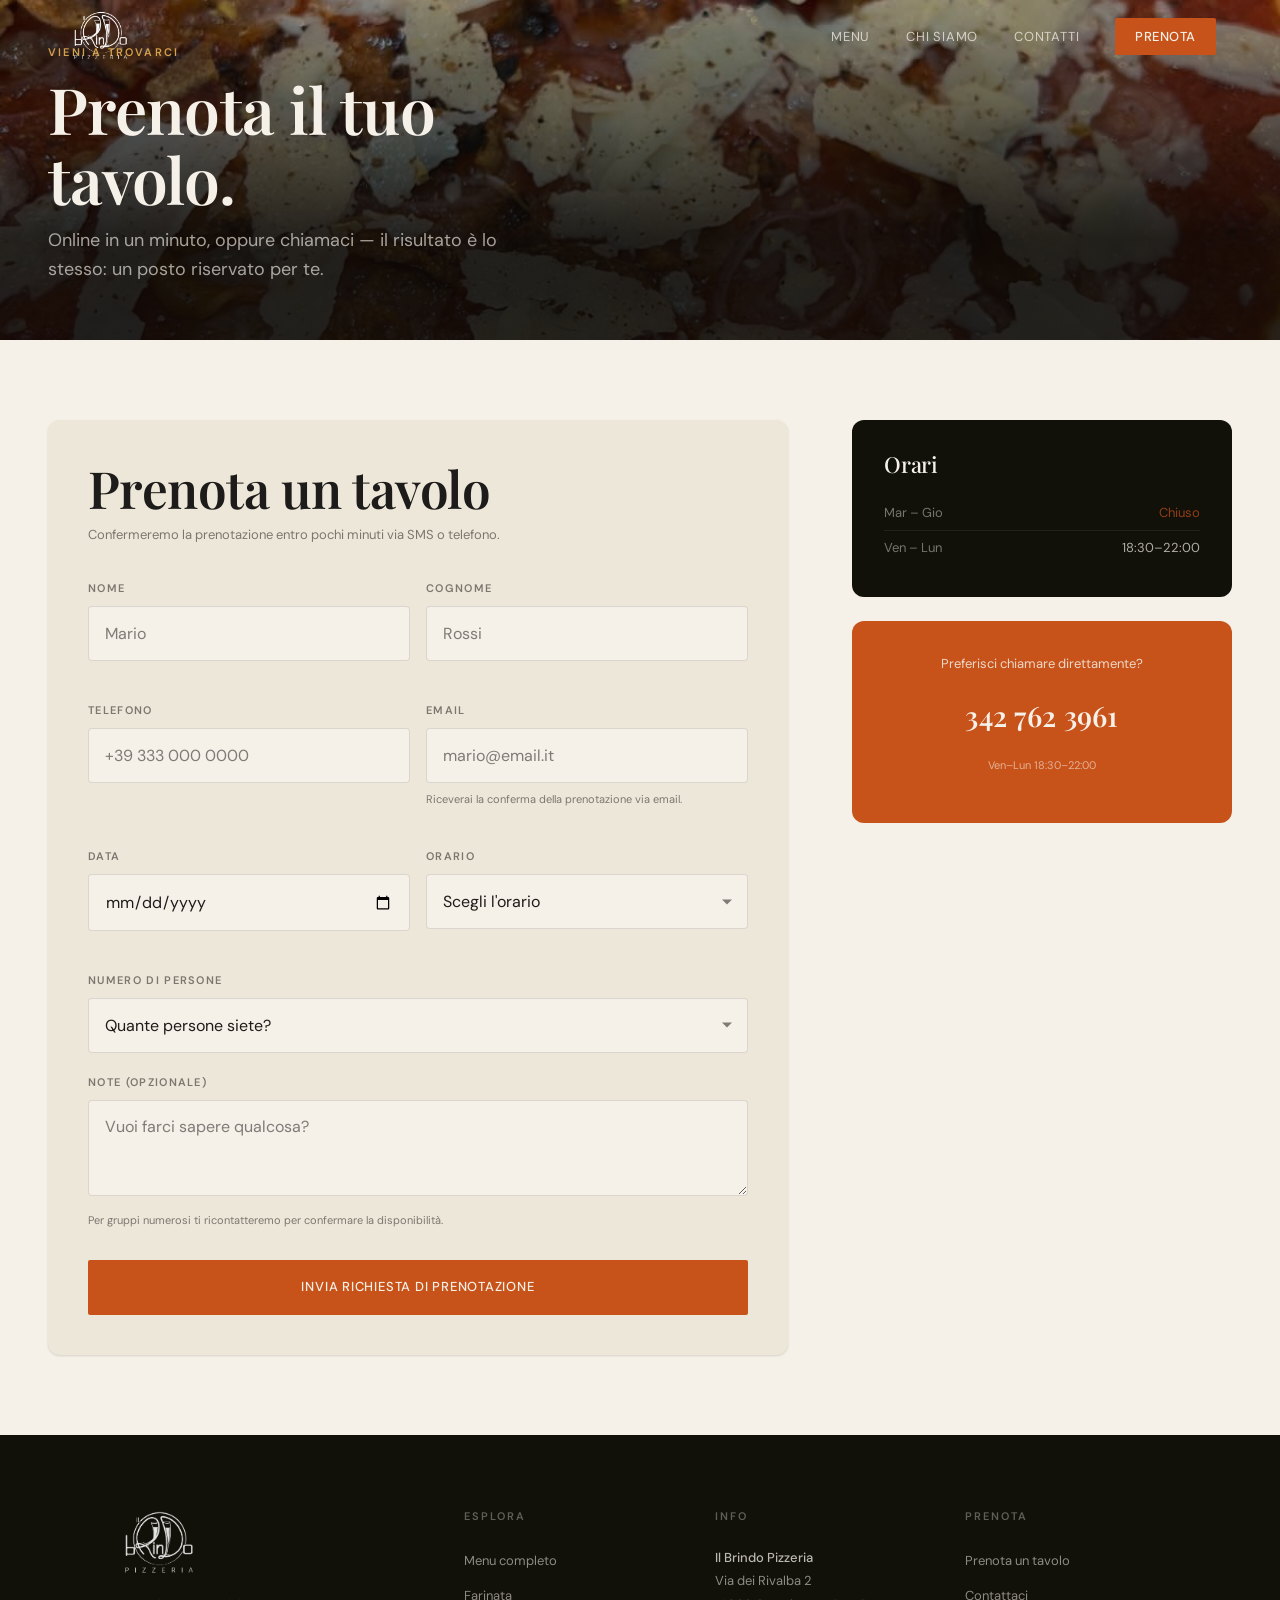
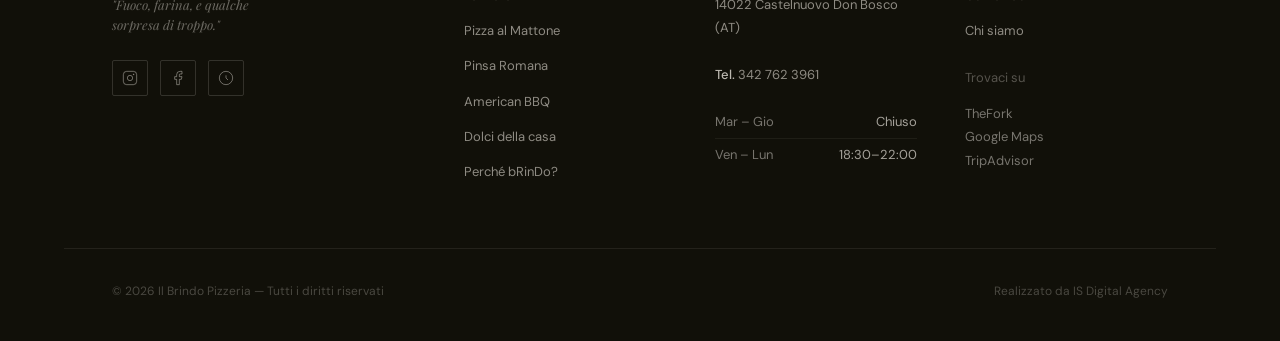
<file: prenota.html>
<!DOCTYPE html>
<html lang="it">
<head>
  <meta charset="UTF-8" />
  <meta name="viewport" content="width=device-width, initial-scale=1.0" />
  <title>Prenota — Il Brindo Pizzeria</title>
  <meta name="description" content="Prenota un tavolo al Il Brindo Pizzeria di Castelnuovo Don Bosco. Online in un minuto, o per telefono." />
  <meta property="og:type" content="website" />
  <meta property="og:site_name" content="Il Brindo Pizzeria" />
  <meta property="og:title" content="Prenota — Il Brindo Pizzeria" />
  <meta property="og:description" content="Prenota un tavolo al Il Brindo Pizzeria di Castelnuovo Don Bosco. Online in un minuto, o per telefono." />
  <meta property="og:url" content="https://ilbrindopizzeria.netlify.app/prenota.html" />
  <meta property="og:image" content="https://ilbrindopizzeria.netlify.app/assets/hero-forno.png" />
  <meta property="og:image:width" content="1200" />
  <meta property="og:image:height" content="630" />
  <meta property="og:locale" content="it_IT" />
  <link rel="preconnect" href="https://fonts.googleapis.com" />
  <link rel="preconnect" href="https://fonts.gstatic.com" crossorigin />
  <link href="https://fonts.googleapis.com/css2?family=Playfair+Display:ital,wght@0,400;0,600;1,400&family=DM+Sans:wght@400;500;600&display=swap" rel="stylesheet" />
  <link rel="stylesheet" href="styles.css" />
  <link rel="icon" href="assets/brindo_logo.png" type="image/png" />
</head>
<body>

  <!-- NAVBAR -->
  <nav id="main-nav" class="nav--scrolled">
    <a href="index.html" class="nav-logo"><img src="assets/brindo_logo.png" alt="Il Brindo Pizzeria" /></a>
    <ul class="nav-links" id="nav-links">
      <li><a href="menu.html">Menu</a></li>
      <li><a href="chi-siamo.html">Chi Siamo</a></li>
      <li><a href="contatti.html">Contatti</a></li>
      <li><a href="prenota.html" class="nav-cta">Prenota</a></li>
    </ul>
    <button class="nav-hamburger" id="nav-hamburger" aria-label="Apri menu" aria-expanded="false">
      <span></span><span></span><span></span>
    </button>
  </nav>
  <div class="nav-backdrop" id="nav-backdrop"></div>

  <!-- PAGE HERO -->
  <header class="page-hero">
    <div class="page-hero-bg page-hero-bg--prenota"></div>
    <div class="container page-hero-content">
      <span class="eyebrow eyebrow--gold">Vieni a trovarci</span>
      <h1>Prenota il tuo<br>tavolo.</h1>
      <p>Online in un minuto, oppure chiamaci — il risultato è lo stesso: un posto riservato per te.</p>
    </div>
  </header>

  <!-- ====================================================
       PRENOTA
  ==================================================== -->
  <div class="prenota-panel active" id="panel-tavolo">
    <section class="prenota-section">
      <div class="container">
        <div class="prenota-layout">

          <!-- FORM -->
          <div class="prenota-form-card">
            <h2 class="prenota-form-title">Prenota un tavolo</h2>
            <p class="prenota-form-subtitle">Confermeremo la prenotazione entro pochi minuti via SMS o telefono.</p>

            <form id="form-tavolo" novalidate>
              <div class="form-row">
                <div class="form-group">
                  <label class="form-label" for="nome">Nome</label>
                  <input class="form-input" type="text" id="nome" name="nome" placeholder="Mario" autocomplete="given-name" required />
                </div>
                <div class="form-group">
                  <label class="form-label" for="cognome">Cognome</label>
                  <input class="form-input" type="text" id="cognome" name="cognome" placeholder="Rossi" autocomplete="family-name" required />
                </div>
              </div>

              <div class="form-row">
                <div class="form-group">
                  <label class="form-label" for="telefono">Telefono</label>
                  <input class="form-input" type="tel" id="telefono" name="telefono" placeholder="+39 333 000 0000" autocomplete="tel" required />
                </div>
                <div class="form-group">
                  <label class="form-label" for="email">Email</label>
                  <input class="form-input" type="email" id="email" name="email" placeholder="mario@email.it" autocomplete="email" required />
                  <p class="form-note">Riceverai la conferma della prenotazione via email.</p>
                </div>
              </div>

              <div class="form-row">
                <div class="form-group">
                  <label class="form-label" for="data">Data</label>
                  <input class="form-input" type="date" id="data" name="data" required />
                  <p class="form-note" id="data-note" style="display:none;color:#C8531A;">Siamo aperti solo venerdì, sabato, domenica e lunedì.</p>
                </div>
                <div class="form-group">
                  <label class="form-label" for="orario">Orario</label>
                  <div class="form-select-wrap">
                    <select class="form-select" id="orario" name="orario" required>
                      <option value="" disabled selected>Scegli l'orario</option>
                      <optgroup label="Cena">
                        <option value="19:15">19:15</option>
                        <option value="19:30">19:30</option>
                        <option value="19:45">19:45</option>
                        <option value="20:00">20:00</option>
                        <option value="20:15">20:15</option>
                        <option value="20:30">20:30</option>
                        <option value="20:45">20:45</option>
                        <option value="21:00">21:00</option>
                        <option value="21:15">21:15</option>
                        <option value="21:30">21:30</option>
                      </optgroup>
                    </select>
                  </div>
                </div>
              </div>

              <div class="form-group">
                <label class="form-label" for="coperti">Numero di persone</label>
                <div class="form-select-wrap">
                  <select class="form-select" id="coperti" name="coperti" required>
                    <option value="" disabled selected>Quante persone siete?</option>
                    <option value="1">1 persona</option>
                    <option value="2">2 persone</option>
                    <option value="3">3 persone</option>
                    <option value="4">4 persone</option>
                    <option value="5">5 persone</option>
                    <option value="6">6 persone</option>
                    <option value="7">7 persone</option>
                    <option value="8">8 persone</option>
                    <option value="9">9 persone</option>
                    <option value="10">10 persone</option>
                    <option value="11">11 persone</option>
                    <option value="12">12 o più persone (ti ricontattiamo noi)</option>
                  </select>
                </div>
              </div>

              <div class="form-group">
                <label class="form-label" for="note">Note (opzionale)</label>
                <textarea class="form-textarea" id="note" name="note" placeholder="Vuoi farci sapere qualcosa?"></textarea>
                <p class="form-note">Per gruppi numerosi ti ricontatteremo per confermare la disponibilità.</p>
              </div>

              <div class="form-submit">
                <button type="submit" class="btn-primary btn--full">Invia richiesta di prenotazione</button>
              </div>
            </form>

            <div class="form-success" id="success-tavolo">
              <div class="form-success-icon">
                <svg width="24" height="24" viewBox="0 0 24 24" fill="none" stroke="currentColor" stroke-width="2"><polyline points="20 6 9 17 4 12"/></svg>
              </div>
              <h4>Richiesta inviata!</h4>
              <p>Ti ricontattiamo entro breve per confermare il tuo tavolo. A presto, bRinDamico!</p>
            </div>
          </div>

          <!-- SIDEBAR -->
          <aside class="prenota-sidebar">
            <div class="prenota-sidebar-row">
              <div class="prenota-info-card">
                <h4>Orari</h4>
                <div class="prenota-hours-row closed">
                  <span>Mar – Gio</span><span>Chiuso</span>
                </div>
                <div class="prenota-hours-row">
                  <span>Ven – Lun</span><span>18:30–22:00</span>
                </div>
              </div>

              <div class="prenota-phone-card">
                <p>Preferisci chiamare direttamente?</p>
                <a href="tel:+393427623961" class="prenota-phone-number">342 762 3961</a>
                <p style="font-size:11px; color:rgba(245,240,232,0.6);">Ven–Lun 18:30–22:00</p>
              </div>
            </div>
          </aside>

        </div>
      </div>
    </section>
  </div>

  <!-- FOOTER -->
  <footer>
    <div class="footer-grid container">
      <div class="footer-brand">
        <div class="footer-logo"><img src="assets/brindo_logo.png" alt="Il Brindo Pizzeria" /></div>
        <p class="footer-tagline">"Fuoco, farina, e qualche<br>sorpresa di troppo."</p>
        <div class="footer-social">
          <a href="https://www.instagram.com/ilbrindo/" class="social-link" aria-label="Instagram" target="_blank" rel="noopener">
            <svg width="16" height="16" viewBox="0 0 24 24" fill="none" stroke="currentColor" stroke-width="1.5"><rect x="2" y="2" width="20" height="20" rx="5"/><circle cx="12" cy="12" r="4"/><circle cx="17.5" cy="6.5" r="0.5" fill="currentColor"/></svg>
          </a>
          <a href="https://www.facebook.com/ilbrindopizzeria/" class="social-link" aria-label="Facebook" target="_blank" rel="noopener">
            <svg width="16" height="16" viewBox="0 0 24 24" fill="none" stroke="currentColor" stroke-width="1.5"><path d="M18 2h-3a5 5 0 0 0-5 5v3H7v4h3v8h4v-8h3l1-4h-4V7a1 1 0 0 1 1-1h3z"/></svg>
          </a>
          <a href="https://www.tripadvisor.com/Restaurant_Review-g2531169-d10486386-Reviews-Il_Brindo_Pizzeria-Castelnuovo_Don_Bosco_Province_of_Asti_Piedmont.html" class="social-link" aria-label="TripAdvisor" target="_blank" rel="noopener">
            <svg width="16" height="16" viewBox="0 0 24 24" fill="none" stroke="currentColor" stroke-width="1.5"><circle cx="12" cy="12" r="10"/><path d="M12 8v4l3 3"/></svg>
          </a>
        </div>
      </div>
      <div>
        <p class="footer-col-title">Esplora</p>
        <ul class="footer-links">
          <li><a href="menu.html">Menu completo</a></li>
          <li><a href="menu.html#farinata">Farinata</a></li>
          <li><a href="menu.html#pizze">Pizza al Mattone</a></li>
          <li><a href="menu.html#pinsa">Pinsa Romana</a></li>
          <li><a href="menu.html#bbq">American BBQ</a></li>
          <li><a href="menu.html#dolci">Dolci della casa</a></li>
          <li><a href="chi-siamo.html#manifesto">Perché bRinDo?</a></li>
        </ul>
      </div>
      <div>
        <p class="footer-col-title">Info</p>
        <div class="footer-info">
          <p>
            <strong>Il Brindo Pizzeria</strong><br>
            Via dei Rivalba 2<br>
            14022 Castelnuovo Don Bosco (AT)<br><br>
            <strong>Tel.</strong> <a href="tel:+393427623961">342 762 3961</a>
          </p>
          <div class="footer-hours">
            <div class="footer-hours-row"><span>Mar – Gio</span><span>Chiuso</span></div>
            <div class="footer-hours-row"><span>Ven – Lun</span><span>18:30–22:00</span></div>
          </div>
        </div>
      </div>
      <div>
        <p class="footer-col-title">Prenota</p>
        <ul class="footer-links">
          <li><a href="prenota.html">Prenota un tavolo</a></li>
          <li><a href="contatti.html">Contattaci</a></li>
          <li><a href="chi-siamo.html">Chi siamo</a></li>
        </ul>
        <div class="footer-platforms">
          <p class="footer-platforms-label">Trovaci su</p>
          <a href="#">TheFork</a>
          <a href="https://maps.google.com/?q=Via+dei+Rivalba+2,+Castelnuovo+Don+Bosco+AT" target="_blank" rel="noopener">Google Maps</a>
          <a href="https://www.tripadvisor.com/Restaurant_Review-g2531169-d10486386-Reviews-Il_Brindo_Pizzeria-Castelnuovo_Don_Bosco_Province_of_Asti_Piedmont.html" target="_blank" rel="noopener">TripAdvisor</a>
        </div>
      </div>
    </div>
    <div class="footer-bottom container">
      <span>© 2026 Il Brindo Pizzeria — Tutti i diritti riservati</span>
      <span>Realizzato da IS Digital Agency</span>
    </div>
  </footer>

  <script>
    // ================================================================
    // FRONTEND CONFIGURATION — must match submit-booking.js settings
    // ================================================================
    const OPEN_DAYS   = [5, 6, 0, 1]; // 5=Ven, 6=Sab, 0=Dom, 1=Lun
    const CUTOFF_HOUR = 18;            // After this hour today is not bookable
    // ================================================================

    // --- Navbar ---
    const nav       = document.getElementById('main-nav');
    const hamburger = document.getElementById('nav-hamburger');
    const navLinks  = document.getElementById('nav-links');
    const backdrop  = document.getElementById('nav-backdrop');

    window.addEventListener('scroll', () =>
      nav.classList.toggle('nav--scrolled', window.scrollY > 60)
    );
    function openMenu() {
      nav.classList.add('menu-open');
      hamburger.classList.add('open'); navLinks.classList.add('open');
      backdrop.classList.add('visible'); hamburger.setAttribute('aria-expanded', 'true');
      document.body.style.overflow = 'hidden';
    }
    function closeMenu() {
      nav.classList.remove('menu-open');
      hamburger.classList.remove('open'); navLinks.classList.remove('open');
      backdrop.classList.remove('visible'); hamburger.setAttribute('aria-expanded', 'false');
      document.body.style.overflow = '';
    }
    hamburger.addEventListener('click', () => hamburger.classList.contains('open') ? closeMenu() : openMenu());
    backdrop.addEventListener('click', closeMenu);
    document.addEventListener('keydown', e => { if (e.key === 'Escape') closeMenu(); });
    navLinks.querySelectorAll('a').forEach(a => a.addEventListener('click', closeMenu));

    // ----------------------------------------------------------------
    // Date logic — only allow open days; enforce 6pm cutoff for today
    // ----------------------------------------------------------------

    // Returns today's date string in YYYY-MM-DD, accounting for Italy timezone (UTC+2 summer, UTC+1 winter)
    function getItalyTodayStr() {
      const now         = new Date();
      const offsetMs    = 2 * 60 * 60 * 1000; // CEST — use 1 * 60 * 60 * 1000 in winter (CET)
      const italyNow    = new Date(now.getTime() + offsetMs - now.getTimezoneOffset() * 60000);
      return italyNow.toISOString().split('T')[0];
    }

    // Returns the current hour in Italy (0-23)
    function getItalyHour() {
      const now      = new Date();
      const offsetMs = 2 * 60 * 60 * 1000; // CEST
      const italy    = new Date(now.getTime() + offsetMs - now.getTimezoneOffset() * 60000);
      return italy.getUTCHours();
    }

    // Find the next available open day from a given Date object (inclusive)
    function nextOpenDay(fromDate) {
      const d = new Date(fromDate);
      for (let i = 0; i < 14; i++) {
        if (OPEN_DAYS.includes(d.getDay())) return d;
        d.setDate(d.getDate() + 1);
      }
      return d;
    }

    // Set the min date on the date input
    function initDateInput(inputEl) {
      const todayStr  = getItalyTodayStr();
      const todayDate = new Date(todayStr + 'T00:00:00');
      const hour      = getItalyHour();
      const todayIsOpen = OPEN_DAYS.includes(todayDate.getDay());

      let firstAvailable;
      if (todayIsOpen && hour < CUTOFF_HOUR) {
        firstAvailable = todayDate;
      } else {
        // Start looking from tomorrow
        const tomorrow = new Date(todayDate);
        tomorrow.setDate(tomorrow.getDate() + 1);
        firstAvailable = nextOpenDay(tomorrow);
      }

      inputEl.setAttribute('min', firstAvailable.toISOString().split('T')[0]);
      inputEl.value = ''; // clear any stale value
    }

    // Validate a chosen date: must be an open day and not today-after-cutoff
    function validateDate(dateStr) {
      if (!dateStr) return null;
      const d     = new Date(dateStr + 'T00:00:00');
      const today = getItalyTodayStr();
      const hour  = getItalyHour();

      if (!OPEN_DAYS.includes(d.getDay())) {
        return 'Siamo aperti solo venerdì, sabato, domenica e lunedì. Scegli un altro giorno.';
      }
      if (dateStr === today && hour >= CUTOFF_HOUR) {
        return 'Le prenotazioni per oggi non sono più accettate dopo le 18:00. Scegli il prossimo giorno disponibile.';
      }
      return null; // valid
    }

    const dataInput = document.getElementById('data');
    const dataNota  = document.getElementById('data-note');

    initDateInput(dataInput);

    dataInput.addEventListener('change', () => {
      const err = validateDate(dataInput.value);
      if (err) {
        dataNota.textContent = err;
        dataNota.style.display = 'block';
        dataInput.value = ''; // clear the invalid choice
      } else {
        dataNota.style.display = 'none';
      }
    });

    // ----------------------------------------------------------------
    // Error / loading helpers
    // ----------------------------------------------------------------
    function showError(formEl, message) {
      let el = formEl.querySelector('.form-api-error');
      if (!el) {
        el = document.createElement('p');
        el.className = 'form-api-error';
        el.style.cssText = 'color:#C8531A;font-size:13px;margin-top:12px;text-align:center;';
        formEl.querySelector('.form-submit').after(el);
      }
      el.textContent = message;
      el.style.display = 'block';
    }

    function clearError(formEl) {
      const el = formEl.querySelector('.form-api-error');
      if (el) el.style.display = 'none';
    }

    function setLoading(btn, loading) {
      btn.disabled    = loading;
      btn.textContent = loading ? 'Invio in corso…' : 'Invia richiesta di prenotazione';
    }

    // ----------------------------------------------------------------
    // Booking form submit — calls submit-booking Netlify Function
    // ----------------------------------------------------------------
    const formTavolo = document.getElementById('form-tavolo');
    const successBox = document.getElementById('success-tavolo');

    formTavolo.addEventListener('submit', async e => {
      e.preventDefault();
      clearError(formTavolo);

      const nome     = document.getElementById('nome').value.trim();
      const cognome  = document.getElementById('cognome').value.trim();
      const telefono = document.getElementById('telefono').value.trim();
      const email    = document.getElementById('email').value.trim();
      const data     = document.getElementById('data').value;
      const orario   = document.getElementById('orario').value;
      const coperti  = document.getElementById('coperti').value;
      const note     = document.getElementById('note').value.trim();

      if (!nome || !cognome) return showError(formTavolo, 'Inserisci nome e cognome.');
      if (!telefono)         return showError(formTavolo, 'Inserisci un numero di telefono.');
      if (!email)            return showError(formTavolo, 'Inserisci un indirizzo email.');
      if (!data)             return showError(formTavolo, 'Scegli una data.');
      if (!orario)           return showError(formTavolo, 'Scegli un orario.');
      if (!coperti)          return showError(formTavolo, 'Indica il numero di persone.');

      // Final client-side date check (belt-and-suspenders)
      const dateErr = validateDate(data);
      if (dateErr) return showError(formTavolo, dateErr);

      const btn = formTavolo.querySelector('button[type="submit"]');
      setLoading(btn, true);

      try {
        const res = await fetch('/.netlify/functions/submit-booking', {
          method:  'POST',
          headers: { 'Content-Type': 'application/json' },
          body:    JSON.stringify({
            name:      `${nome} ${cognome}`,
            phone:     telefono,
            email,
            date:      data,
            time_slot: orario,
            guests:    parseInt(coperti, 10),
            notes:     note,
          }),
        });

        const json = await res.json();

        if (!res.ok) {
          showError(formTavolo, json.error || 'Si è verificato un errore. Riprova o chiamaci.');
          return;
        }

        formTavolo.style.display = 'none';
        successBox.classList.add('visible');

      } catch (err) {
        showError(formTavolo, 'Errore di rete. Controlla la connessione e riprova.');
      } finally {
        setLoading(btn, false);
      }
    });

    // --- Scroll reveal ---
    const revealEls = document.querySelectorAll('.reveal');
    const observer  = new IntersectionObserver(entries => {
      entries.forEach(e => { if (e.isIntersecting) { e.target.classList.add('visible'); observer.unobserve(e.target); } });
    }, { threshold: 0, rootMargin: '0px 0px 120px 0px' });
    revealEls.forEach(el => observer.observe(el));
  </script>

</body>
</html>
</file>
<file: styles.css>
/* ============================================================
   IL BRINDO PIZZERIA — Design System
   styles.css
   
   Table of contents:
   1. Custom properties (design tokens)
   2. Base reset
   3. Typography base
   4. Utility classes
   5. Navbar component
   6. Footer component
   ============================================================ */


/* ============================================================
   1. CUSTOM PROPERTIES
   ============================================================ */

:root {

  /* ----------------------------------------------------------
     Colors — palette
     Pulled from the wood-fired oven: ash, flame, scorched crust
  ---------------------------------------------------------- */
  --color-bone:          #F5F0E8;   /* Background — Bone White      */
  --color-stone:         #EDE7D9;   /* Surface / cards — Warm Stone  */
  --color-bone-dark:     #E8E1D4;   /* Darker bone for hover states  */
  --color-charcoal:      #1E1C1A;   /* Primary text — Charcoal Ink   */
  --color-charcoal-mid:  #3C3835;   /* Mid charcoal for hover states */
  --color-charcoal-light:#2E2B28;   /* Light charcoal                */
  --color-charcoal-deep: #111009;   /* Footer / deepest bg           */
  --color-ember:         #C8531A;   /* Accent / CTA — Ember Orange   */
  --color-ember-light:   #E8632A;   /* Ember hover                   */
  --color-ember-dark:    #A8431A;   /* Ember pressed                 */
  --color-gold:          #D4A24C;   /* Secondary accent — Forno Gold */

  /* ----------------------------------------------------------
     Colors — semantic aliases
     Use these in components instead of raw palette values
  ---------------------------------------------------------- */
  --color-bg-primary:    var(--color-bone);
  --color-bg-secondary:  var(--color-stone);
  --color-bg-dark:       var(--color-charcoal);
  --color-bg-deeper:     var(--color-charcoal-deep);

  --color-text-primary:  var(--color-charcoal);
  --color-text-light:    var(--color-bone);
  --color-text-muted:    rgba(30, 28, 26, 0.55);
  --color-text-muted-light: rgba(245, 240, 232, 0.65);
  --color-text-faint:    rgba(245, 240, 232, 0.35);

  --color-accent:        var(--color-ember);
  --color-accent-hover:  var(--color-ember-light);
  --color-secondary:     var(--color-gold);

  --color-border-light:  rgba(30, 28, 26, 0.12);
  --color-border-dark:   rgba(245, 240, 232, 0.10);
  --color-border-faint:  rgba(245, 240, 232, 0.08);

  /* ----------------------------------------------------------
     Typography — families
  ---------------------------------------------------------- */
  --font-display: 'Playfair Display', Georgia, 'Times New Roman', serif;
  --font-body:    'DM Sans', system-ui, -apple-system, sans-serif;

  /* ----------------------------------------------------------
     Typography — size scale
     Base unit: 16px. Scale ratio ~1.25 (Major Third)
  ---------------------------------------------------------- */
  --font-size-xs:   11px;   /* Labels, eyebrows, legal           */
  --font-size-sm:   13px;   /* Captions, secondary UI            */
  --font-size-base: 16px;   /* Body copy                         */
  --font-size-lg:   18px;   /* Large body / intro text           */
  --font-size-xl:   22px;   /* Small headings, nav logo          */
  --font-size-2xl:  28px;   /* Subheadings                       */
  --font-size-3xl:  36px;   /* Section headings (min)            */
  --font-size-4xl:  54px;   /* Display headings (max clamped)    */

  /* ----------------------------------------------------------
     Spacing scale
     Base unit: 4px. All values are multiples of 4.
  ---------------------------------------------------------- */
  --space-1:   4px;
  --space-2:   8px;
  --space-3:   12px;
  --space-4:   16px;
  --space-5:   20px;
  --space-6:   24px;
  --space-7:   28px;
  --space-8:   32px;
  --space-10:  40px;
  --space-12:  48px;
  --space-14:  56px;
  --space-16:  64px;
  --space-20:  80px;
  --space-24:  96px;
  --space-32: 128px;

  /* ----------------------------------------------------------
     Border radius
  ---------------------------------------------------------- */
  --radius-none:   0px;
  --radius-sm:     2px;   /* Buttons, tags, pills         */
  --radius-md:     4px;   /* Cards, inputs (tight)        */
  --radius-lg:     6px;   /* Cards (default)              */
  --radius-xl:    12px;   /* Large cards, modals          */
  --radius-full:  999px;  /* Pills, avatars               */

  /* ----------------------------------------------------------
     Box shadows
     Kept subtle — the palette does the heavy lifting
  ---------------------------------------------------------- */
  --shadow-none:  none;
  --shadow-sm:    0 1px 3px rgba(20, 17, 14, 0.08),
                  0 1px 2px rgba(20, 17, 14, 0.06);
  --shadow-md:    0 4px 12px rgba(20, 17, 14, 0.10),
                  0 2px 4px  rgba(20, 17, 14, 0.06);
  --shadow-lg:    0 12px 32px rgba(20, 17, 14, 0.14),
                  0 4px  8px  rgba(20, 17, 14, 0.08);
  --shadow-overlay: 0 20px 60px rgba(10, 8, 6, 0.45);

  /* ----------------------------------------------------------
     Transitions
  ---------------------------------------------------------- */
  --ease-default:  0.2s ease;
  --ease-medium:   0.35s ease;
  --ease-slow:     0.5s ease;
  --ease-reveal:   0.7s ease;
  --ease-spring:   0.35s cubic-bezier(0.4, 0, 0.2, 1);
  --ease-in-out:   0.3s cubic-bezier(0.4, 0, 0.2, 1);

}


/* ============================================================
   2. BASE RESET
   ============================================================ */

*,
*::before,
*::after {
  box-sizing: border-box;
  margin: 0;
  padding: 0;
}

html {
  font-size: 16px;
  scroll-behavior: smooth;
  -webkit-text-size-adjust: 100%;
  text-size-adjust: 100%;
}

body {
  font-family: var(--font-body);
  font-size: var(--font-size-base);
  font-weight: 400;
  line-height: 1.7;
  color: var(--color-text-primary);
  background-color: var(--color-bg-primary);
  overflow-x: hidden;
  -webkit-font-smoothing: antialiased;
  -moz-osx-font-smoothing: grayscale;
}

img,
video,
svg {
  display: block;
  max-width: 100%;
}

img { height: auto; }

input,
button,
textarea,
select {
  font: inherit;
}

button {
  cursor: pointer;
  background: none;
  border: none;
}

ul, ol { list-style: none; }

a { color: inherit; }

[hidden] { display: none !important; }


/* ============================================================
   3. TYPOGRAPHY BASE
   ============================================================ */

h1, h2, h3, h4, h5, h6 {
  font-family: var(--font-display);
  font-weight: 600;
  line-height: 1.1;
  letter-spacing: -0.01em;
  color: var(--color-text-primary);
}

h1 {
  font-size: clamp(36px, 7vw, 96px);
}

h2 {
  font-size: clamp(28px, 4vw, var(--font-size-4xl));
}

h3 {
  font-size: clamp(22px, 3vw, 42px);
}

h4 {
  font-size: var(--font-size-2xl);
  font-weight: 500;
}

h5 {
  font-size: var(--font-size-xl);
  font-weight: 500;
  letter-spacing: 0;
}

h6 {
  font-size: var(--font-size-lg);
  font-weight: 500;
  letter-spacing: 0;
}

p {
  font-family: var(--font-body);
  font-size: var(--font-size-base);
  font-weight: 400;
  line-height: 1.75;
  color: var(--color-text-primary);
}

p + p { margin-top: var(--space-4); }

a {
  text-decoration: none;
  transition: color var(--ease-default);
}

a:hover { color: var(--color-accent); }

strong { font-weight: 600; }

em {
  font-style: italic;
  color: var(--color-secondary);
}

blockquote {
  font-family: var(--font-display);
  font-size: clamp(var(--font-size-2xl), 2.5vw, 34px);
  font-style: italic;
  font-weight: 400;
  line-height: 1.4;
  color: var(--color-text-primary);
}

blockquote span { color: var(--color-accent); }

small {
  font-size: var(--font-size-sm);
  color: var(--color-text-muted);
}

/* Eyebrow label — used above section headings */
.eyebrow {
  display: block;
  font-family: var(--font-body);
  font-size: var(--font-size-xs);
  font-weight: 600;
  letter-spacing: 0.2em;
  text-transform: uppercase;
  color: var(--color-accent);
  margin-bottom: var(--space-3);
}

/* Eyebrow on dark backgrounds */
.eyebrow--gold {
  color: var(--color-secondary);
}

.eyebrow--faint {
  color: var(--color-text-faint);
}


/* ============================================================
   4. UTILITY CLASSES
   ============================================================ */

/* ----------------------------------------------------------
   Container
   Centered, max-width constrained, horizontal padding
---------------------------------------------------------- */
.container {
  width: 100%;
  max-width: 1280px;
  margin-inline: auto;
  padding-inline: var(--space-12);
}

@media (max-width: 768px) {
  .container { padding-inline: var(--space-6); }
}

@media (max-width: 375px) {
  .container { padding-inline: var(--space-4); }
}

/* ----------------------------------------------------------
   Buttons
---------------------------------------------------------- */
.btn-primary {
  display: inline-block;
  background: var(--color-accent);
  color: var(--color-bone);
  padding: var(--space-4) var(--space-9, 36px);
  font-family: var(--font-body);
  font-size: var(--font-size-sm);
  font-weight: 500;
  letter-spacing: 0.06em;
  text-transform: uppercase;
  text-decoration: none;
  border: none;
  border-radius: var(--radius-sm);
  cursor: pointer;
  transition: background var(--ease-default), transform var(--ease-default);
  white-space: nowrap;
}

.btn-primary:hover {
  background: var(--color-accent-hover);
  color: var(--color-bone);
  transform: translateY(-1px);
}

.btn-primary:active {
  transform: translateY(0);
  background: var(--color-ember-dark);
}

.btn-secondary {
  display: inline-block;
  background: transparent;
  color: var(--color-text-light);
  padding: var(--space-4) var(--space-9, 36px);
  font-family: var(--font-body);
  font-size: var(--font-size-sm);
  font-weight: 500;
  letter-spacing: 0.06em;
  text-transform: uppercase;
  text-decoration: none;
  border: 1px solid rgba(245, 240, 232, 0.4);
  border-radius: var(--radius-sm);
  cursor: pointer;
  transition: border-color var(--ease-default), background var(--ease-default);
  white-space: nowrap;
}

.btn-secondary:hover {
  border-color: var(--color-text-light);
  background: rgba(245, 240, 232, 0.08);
  color: var(--color-text-light);
}

/* Dark bg variant — bone fill, ember text */
.btn-bone {
  display: inline-block;
  background: var(--color-bone);
  color: var(--color-accent);
  padding: var(--space-4) var(--space-9, 36px);
  font-family: var(--font-body);
  font-size: var(--font-size-sm);
  font-weight: 600;
  letter-spacing: 0.06em;
  text-transform: uppercase;
  text-decoration: none;
  border-radius: var(--radius-sm);
  cursor: pointer;
  transition: background var(--ease-default);
  white-space: nowrap;
}

.btn-bone:hover { background: var(--color-bone-dark); color: var(--color-accent); }

/* Dark fill variant */
.btn-dark {
  display: inline-block;
  background: var(--color-charcoal);
  color: var(--color-bone);
  padding: 14px var(--space-8);
  font-family: var(--font-body);
  font-size: var(--font-size-sm);
  font-weight: 500;
  letter-spacing: 0.08em;
  text-transform: uppercase;
  text-decoration: none;
  border-radius: var(--radius-sm);
  cursor: pointer;
  transition: background var(--ease-default);
  white-space: nowrap;
}

.btn-dark:hover { background: var(--color-charcoal-mid); color: var(--color-bone); }

/* Ghost on dark background */
.btn-ghost-bone {
  display: inline-block;
  background: transparent;
  color: var(--color-bone);
  padding: var(--space-4) 28px;
  font-family: var(--font-body);
  font-size: var(--font-size-sm);
  font-weight: 500;
  letter-spacing: 0.06em;
  text-transform: uppercase;
  text-decoration: none;
  border: 1px solid rgba(245, 240, 232, 0.4);
  border-radius: var(--radius-sm);
  cursor: pointer;
  transition: border-color var(--ease-default);
  white-space: nowrap;
}

.btn-ghost-bone:hover { border-color: var(--color-bone); color: var(--color-bone); }

/* Full-width button modifier */
.btn--full { width: 100%; text-align: center; }

/* ----------------------------------------------------------
   Section padding
---------------------------------------------------------- */
.section-padding {
  padding-block: var(--space-24);
  padding-inline: var(--space-12);
}

@media (max-width: 768px) {
  .section-padding {
    padding-block: var(--space-16);
    padding-inline: var(--space-6);
  }
}

@media (max-width: 375px) {
  .section-padding {
    padding-block: var(--space-12);
    padding-inline: var(--space-4);
  }
}

/* ----------------------------------------------------------
   Text utilities
---------------------------------------------------------- */
.text-accent  { color: var(--color-accent); }
.text-gold    { color: var(--color-secondary); }
.text-muted   { color: var(--color-text-muted); }
.text-light   { color: var(--color-text-light); }
.text-muted-light { color: var(--color-text-muted-light); }
.text-faint   { color: var(--color-text-faint); }

.text-display { font-family: var(--font-display); }
.text-italic  { font-style: italic; }

.text-xs   { font-size: var(--font-size-xs); }
.text-sm   { font-size: var(--font-size-sm); }
.text-base { font-size: var(--font-size-base); }
.text-lg   { font-size: var(--font-size-lg); }
.text-xl   { font-size: var(--font-size-xl); }
.text-2xl  { font-size: var(--font-size-2xl); }
.text-3xl  { font-size: var(--font-size-3xl); }
.text-4xl  { font-size: var(--font-size-4xl); }

.text-center { text-align: center; }
.text-upper  { text-transform: uppercase; letter-spacing: 0.1em; }

/* ----------------------------------------------------------
   Scroll reveal animation
   Add .reveal to elements; JS adds .visible on intersection
---------------------------------------------------------- */
.reveal {
  opacity: 0;
  transform: translateY(24px);
  transition: opacity var(--ease-reveal), transform var(--ease-reveal);
}

.reveal.visible { opacity: 1; transform: none; }

.reveal-delay-1 { transition-delay: 0.1s; }
.reveal-delay-2 { transition-delay: 0.2s; }
.reveal-delay-3 { transition-delay: 0.3s; }
.reveal-delay-4 { transition-delay: 0.4s; }

/* ----------------------------------------------------------
   Tag / pill chip
   Used for category labels on cards
---------------------------------------------------------- */
.tag {
  display: inline-block;
  font-size: 10px;
  font-weight: 600;
  letter-spacing: 0.16em;
  text-transform: uppercase;
  color: var(--color-secondary);
  background: rgba(212, 162, 76, 0.15);
  border: 1px solid rgba(212, 162, 76, 0.3);
  padding: 4px var(--space-2);
  border-radius: var(--radius-none);
}

/* ----------------------------------------------------------
   Visually hidden (accessibility)
---------------------------------------------------------- */
.sr-only {
  position: absolute;
  width: 1px;
  height: 1px;
  padding: 0;
  margin: -1px;
  overflow: hidden;
  clip: rect(0, 0, 0, 0);
  white-space: nowrap;
  border-width: 0;
}


/* ============================================================
   5. NAVBAR COMPONENT
   ============================================================

   HTML structure:
   ---------------
   <nav id="main-nav">
     <a href="/" class="nav-logo">Il <span>Brindo</span></a>
     <ul class="nav-links" id="nav-links">
       <li><a href="/menu">Menu</a></li>
       <li><a href="/chi-siamo">Chi Siamo</a></li>
       <li><a href="/contatti">Contatti</a></li>
       <li><a href="/prenota" class="nav-cta">Prenota</a></li>
     </ul>
     <button class="nav-hamburger" id="nav-hamburger"
             aria-label="Apri menu" aria-expanded="false">
       <span></span><span></span><span></span>
     </button>
   </nav>
   <div class="nav-backdrop" id="nav-backdrop"></div>

   JS (place before </body>):
   --------------------------
   const nav        = document.getElementById('main-nav');
   const hamburger  = document.getElementById('nav-hamburger');
   const navLinks   = document.getElementById('nav-links');
   const backdrop   = document.getElementById('nav-backdrop');

   window.addEventListener('scroll', () =>
     nav.classList.toggle('nav--scrolled', window.scrollY > 60)
   );

   function openMenu() {
     hamburger.classList.add('open');
     navLinks.classList.add('open');
     backdrop.classList.add('visible');
     hamburger.setAttribute('aria-expanded', 'true');
     document.body.style.overflow = 'hidden';
   }

   function closeMenu() {
     hamburger.classList.remove('open');
     navLinks.classList.remove('open');
     backdrop.classList.remove('visible');
     hamburger.setAttribute('aria-expanded', 'false');
     document.body.style.overflow = '';
   }

   hamburger.addEventListener('click', () =>
     hamburger.classList.contains('open') ? closeMenu() : openMenu()
   );
   backdrop.addEventListener('click', closeMenu);
   document.addEventListener('keydown', e => {
     if (e.key === 'Escape') closeMenu();
   });

   ============================================================ */

#main-nav {
  position: fixed;
  top: 0;
  left: 0;
  right: 0;
  z-index: 103;
  display: flex;
  align-items: center;
  justify-content: space-between;
  padding-inline: var(--space-12);
  height: 72px;
  background: transparent;
  transition: background var(--ease-in-out), backdrop-filter var(--ease-in-out);
}

#main-nav.nav--scrolled {
  background: rgba(30, 28, 26, 0.95);
  backdrop-filter: blur(12px);
  -webkit-backdrop-filter: blur(12px);
}

#main-nav.menu-open {
  background: rgba(30, 28, 26, 0.98);
  backdrop-filter: blur(12px);
  -webkit-backdrop-filter: blur(12px);
}

/* Logo */
.nav-logo {
  display: flex;
  align-items: center;
  text-decoration: none;
  flex-shrink: 0;
  z-index: 103;
  position: relative;
}

.nav-logo img {
  height: 56px;
  width: auto;
  display: block;
  filter: brightness(0) invert(1);
  transition: filter 0.25s ease, opacity 0.25s ease;
}

.nav-logo:hover img { opacity: 0.85; }

#main-nav.nav--scrolled .nav-logo img {
  filter: brightness(0) invert(1);
}

/* Nav links list */
.nav-links {
  display: flex;
  align-items: center;
  gap: var(--space-9, 36px);
  list-style: none;
}

.nav-links a {
  text-decoration: none;
  color: rgba(245, 240, 232, 0.75);
  font-size: var(--font-size-sm);
  font-weight: 400;
  letter-spacing: 0.06em;
  text-transform: uppercase;
  transition: color var(--ease-default);
}

.nav-links a:hover { color: var(--color-bone); }

/* CTA button inside nav */
.nav-links .nav-cta {
  background: var(--color-accent);
  color: var(--color-bone);
  padding: 10px var(--space-5);
  border-radius: var(--radius-sm);
  font-weight: 500;
  letter-spacing: 0.04em;
  transition: background var(--ease-default);
}

.nav-links .nav-cta:hover {
  background: var(--color-accent-hover);
  color: var(--color-bone);
}

/* Hamburger button (mobile only) */
.nav-hamburger {
  display: none;
  flex-direction: column;
  justify-content: center;
  gap: 5px;
  width: 40px;
  height: 40px;
  background: none;
  border: none;
  cursor: pointer;
  padding: var(--space-1);
  z-index: 103;
  position: relative;
}

.nav-hamburger span {
  display: block;
  width: 24px;
  height: 1.5px;
  background: var(--color-bone);
  transition: transform var(--ease-in-out), opacity var(--ease-in-out);
  transform-origin: center;
}

.nav-hamburger.open span:nth-child(1) { transform: translateY(6.5px) rotate(45deg); }
.nav-hamburger.open span:nth-child(2) { opacity: 0; transform: scaleX(0); }
.nav-hamburger.open span:nth-child(3) { transform: translateY(-6.5px) rotate(-45deg); }

/* Backdrop overlay (mobile menu — now superseded by full-screen nav-links panel) */
.nav-backdrop {
  display: none;
  position: fixed;
  inset: 0;
  z-index: 100;
  background: rgba(10, 8, 6, 0.75);
  opacity: 0;
  transition: opacity var(--ease-in-out);
  pointer-events: none;
}

.nav-backdrop.visible {
  opacity: 1;
  pointer-events: auto;
}

/* Mobile nav */
@media (max-width: 768px) {
  #main-nav {
    padding-inline: var(--space-6);
    height: 64px;
  }

  .nav-hamburger { display: flex; }

  .nav-backdrop { display: block; }

  .nav-links {
    display: flex;
    flex-direction: column;
    align-items: center;
    justify-content: center;
    gap: var(--space-2);
    list-style: none;
    position: fixed;
    top: 64px;
    left: 0;
    right: 0;
    bottom: 0;
    width: 100%;
    max-width: 100%;
    margin: 0;
    padding: var(--space-8) var(--space-6) var(--space-12);
    background: rgba(20, 17, 14, 0.97);
    backdrop-filter: blur(16px);
    -webkit-backdrop-filter: blur(16px);
    transform: translateY(-100%);
    transition: transform var(--ease-spring), opacity var(--ease-spring);
    opacity: 0;
    z-index: 102;
    box-sizing: border-box;
  }

  .nav-links.open {
    transform: translateY(0);
    opacity: 1;
  }

  .nav-links li {
    width: 100%;
    text-align: center;
  }

  .nav-links li:last-child {
    margin-top: var(--space-4);
  }

  .nav-links a {
    display: block;
    padding-block: var(--space-4);
    font-size: 20px;
    letter-spacing: 0.08em;
    color: rgba(245, 240, 232, 0.85);
  }

  .nav-links .nav-cta {
    display: inline-block;
    text-align: center;
    padding: 14px var(--space-10);
    background: var(--color-accent);
    border-radius: var(--radius-sm);
    color: var(--color-bone);
  }
}

@media (max-width: 375px) {
  #main-nav { padding-inline: var(--space-4); }
}

@media (min-width: 1280px) {
  #main-nav { padding-inline: var(--space-16); }
}


/* ============================================================
   6. FOOTER COMPONENT
   ============================================================

   HTML structure:
   ---------------
   <footer>
     <div class="footer-grid">

       <div class="footer-brand">
         <div class="footer-logo">Il <span>Brindo</span></div>
         <p class="footer-tagline">"Fuoco, farina, e qualche<br>sorpresa di troppo."</p>
         <div class="footer-social">
           <a href="#" class="social-link" aria-label="Instagram"><!-- svg icon --></a>
           <a href="#" class="social-link" aria-label="Facebook"><!-- svg icon --></a>
           <a href="#" class="social-link" aria-label="TripAdvisor"><!-- svg icon --></a>
         </div>
       </div>

       <div>
         <p class="footer-col-title">Esplora</p>
         <ul class="footer-links">
           <li><a href="/menu">Menu</a></li>
           <li><a href="/pizza">Pizza al Mattone</a></li>
           <li><a href="/pinsa">Pinsa Romana</a></li>
           <li><a href="/bbq">BBQ Americano</a></li>
           <li><a href="/dolci">Dolci</a></li>
           <li><a href="/chi-siamo">Chi Siamo</a></li>
         </ul>
       </div>

       <div>
         <p class="footer-col-title">Info</p>
         <div class="footer-info">
           <p>
             <strong>Il Brindo Pizzeria</strong><br>
             Via Roma 42<br>
             10100 Torino (TO)<br><br>
             <strong>Tel.</strong> 011 999 9999
           </p>
           <div class="footer-hours">
             <div class="footer-hours-row">
               <span>Lunedì</span><span>Chiuso</span>
             </div>
             <div class="footer-hours-row">
               <span>Mar – Gio</span><span>12–14:30 / 19–22:30</span>
             </div>
             <div class="footer-hours-row">
               <span>Ven – Sab</span><span>12–14:30 / 19–23:00</span>
             </div>
             <div class="footer-hours-row">
               <span>Domenica</span><span>12–15:00</span>
             </div>
           </div>
         </div>
       </div>

       <div>
         <p class="footer-col-title">Prenota</p>
         <ul class="footer-links">
           <li><a href="/prenota">Prenota un Tavolo</a></li>
           <li><a href="/asporto">Ordina da Asporto</a></li>
           <li><a href="/gruppi">Grandi Gruppi</a></li>
           <li><a href="/feste">Feste Private</a></li>
         </ul>
         <div class="footer-platforms">
           <p class="footer-platforms-label">Trovaci su</p>
           <a href="#">TheFork</a>
           <a href="#">Google Maps</a>
           <a href="#">TripAdvisor</a>
         </div>
       </div>

     </div>

     <div class="footer-bottom">
       <span>© 2024 Il Brindo Pizzeria — Tutti i diritti riservati</span>
       <span>P.IVA 12345678901</span>
     </div>
   </footer>

   ============================================================ */

footer {
  background: var(--color-bg-deeper);
  padding: 72px var(--space-12) var(--space-10);
}

.footer-grid {
  display: grid;
  grid-template-columns: 1.5fr 1fr 1fr 1fr;
  gap: var(--space-12);
  padding-bottom: var(--space-14);
  border-bottom: 1px solid var(--color-border-faint);
  margin-bottom: var(--space-8);
}

/* Brand column */


.footer-logo {
  margin-bottom: var(--space-4);
}

.footer-logo img {
  height: 72px;
  width: auto;
  display: block;
  filter: brightness(0) invert(1);
  opacity: 0.9;
}

.footer-tagline {
  font-family: var(--font-display);
  font-size: var(--font-size-sm);
  font-style: italic;
  font-weight: 400;
  color: rgba(245, 240, 232, 0.4);
  line-height: 1.6;
  margin-bottom: var(--space-6);
}

.footer-social {
  display: flex;
  gap: var(--space-3);
}

.social-link {
  display: flex;
  align-items: center;
  justify-content: center;
  width: 36px;
  height: 36px;
  border: 1px solid rgba(245, 240, 232, 0.15);
  border-radius: var(--radius-sm);
  color: rgba(245, 240, 232, 0.4);
  text-decoration: none;
  font-size: var(--font-size-sm);
  flex-shrink: 0;
  transition: border-color var(--ease-default), color var(--ease-default);
}

.social-link:hover {
  border-color: var(--color-accent);
  color: var(--color-accent);
}

/* Column headings */
.footer-col-title {
  font-size: var(--font-size-xs);
  font-weight: 600;
  letter-spacing: 0.18em;
  text-transform: uppercase;
  color: rgba(245, 240, 232, 0.35);
  margin-bottom: var(--space-5);
}

/* Link lists */
.footer-links { list-style: none; }

.footer-links li { margin-bottom: var(--space-2); }

.footer-links a {
  font-size: var(--font-size-sm);
  color: rgba(245, 240, 232, 0.55);
  text-decoration: none;
  transition: color var(--ease-default);
  line-height: 1.8;
}

.footer-links a:hover { color: var(--color-bone); }

/* Address / info block */
.footer-info p {
  font-size: var(--font-size-sm);
  color: rgba(245, 240, 232, 0.55);
  line-height: 1.8;
}

.footer-info p strong {
  color: rgba(245, 240, 232, 0.75);
  font-weight: 500;
}

/* Opening hours table */
.footer-hours { margin-top: var(--space-5); }

.footer-hours-row {
  display: flex;
  justify-content: space-between;
  font-size: var(--font-size-sm);
  padding-block: 5px;
  border-bottom: 1px solid rgba(245, 240, 232, 0.06);
  color: rgba(245, 240, 232, 0.45);
}

.footer-hours-row:last-child { border-bottom: none; }

.footer-hours-row span:last-child { color: rgba(245, 240, 232, 0.65); }

/* Platform links */
.footer-platforms { margin-top: var(--space-6); }

.footer-platforms-label {
  font-size: var(--font-size-sm);
  color: rgba(245, 240, 232, 0.3);
  margin-bottom: var(--space-3);
}

.footer-platforms a {
  display: block;
  font-size: var(--font-size-sm);
  color: rgba(245, 240, 232, 0.45);
  text-decoration: none;
  line-height: 1.8;
  transition: color var(--ease-default);
}

.footer-platforms a:hover { color: var(--color-secondary); }

/* Bottom bar */
.footer-bottom {
  display: flex;
  align-items: center;
  justify-content: space-between;
  font-size: 12px;
  color: rgba(245, 240, 232, 0.25);
}

/* Footer responsive */
@media (max-width: 768px) {
  footer { padding: var(--space-14) var(--space-6) var(--space-8); }

  .footer-grid {
    grid-template-columns: 1fr 1fr;
    gap: var(--space-9) var(--space-6);
  }

  .footer-brand { grid-column: 1 / -1; }

  .footer-bottom {
    flex-direction: column;
    gap: var(--space-2);
    text-align: center;
  }
}

@media (max-width: 375px) {
  footer { padding: var(--space-12) var(--space-4) var(--space-7); }

  .footer-grid { grid-template-columns: 1fr; gap: var(--space-8); }
}

@media (min-width: 1280px) {
  footer { padding-inline: var(--space-16); }
}


/* ============================================================
   7. HOMEPAGE SECTIONS
   ============================================================ */

/* ----------------------------------------------------------
   Hero
---------------------------------------------------------- */
.hero {
  position: relative;
  height: 100vh;
  min-height: 640px;
  display: flex;
  align-items: center;
  overflow: hidden;
}

.hero-bg {
  position: absolute;
  inset: 0;
  background-image: url('assets/hero-forno.png');
  background-size: cover;
  background-position: center;
  background-repeat: no-repeat;
}

.hero-bg::after {
  content: '';
  position: absolute;
  inset: 0;
  background: linear-gradient(
    110deg,
    rgba(10, 8, 6, 0.82) 45%,
    rgba(10, 8, 6, 0.28) 100%
  );
}

.hero-content {
  position: relative;
  z-index: 1;
  max-width: 680px;
}

.hero-headline {
  color: var(--color-bone);
  margin-bottom: var(--space-5);
}

.hero-headline em {
  font-style: italic;
  color: var(--color-accent);
}

.hero-sub {
  font-size: var(--font-size-lg);
  color: var(--color-text-muted-light);
  margin-bottom: var(--space-10);
  max-width: 440px;
  line-height: 1.65;
}

.hero-actions {
  display: flex;
  gap: var(--space-4);
  flex-wrap: wrap;
}

.hero-scroll {
  position: absolute;
  bottom: var(--space-8);
  left: 50%;
  transform: translateX(-50%);
  z-index: 1;
  display: flex;
  flex-direction: column;
  align-items: center;
  gap: var(--space-2);
  color: var(--color-text-faint);
  font-size: var(--font-size-xs);
  letter-spacing: 0.15em;
  text-transform: uppercase;
}

.hero-scroll-line {
  width: 1px;
  height: 40px;
  background: var(--color-text-faint);
  animation: scrollPulse 2s ease-in-out infinite;
}

@keyframes scrollPulse {
  0%, 100% { opacity: 0.3; }
  50%       { opacity: 0.75; }
}

/* ----------------------------------------------------------
   Intro strip
---------------------------------------------------------- */
.intro-strip {
  background: var(--color-bg-primary);
  padding-block: var(--space-24);
  text-align: center;
}

.intro-inner {
  max-width: 640px;
  margin-inline: auto;
}

.intro-inner p {
  font-size: var(--font-size-lg);
  line-height: 1.75;
}

.intro-divider {
  width: 40px;
  height: 1px;
  background: var(--color-accent);
  margin: var(--space-8) auto;
}

.intro-footer {
  margin-top: var(--space-10);
}

/* ----------------------------------------------------------
   Signature offerings
---------------------------------------------------------- */
.offerings {
  background: var(--color-bg-secondary);
  padding-block: var(--space-24);
}

.offerings-header {
  text-align: center;
  margin-bottom: var(--space-12);
}

.offerings-grid {
  display: grid;
  grid-template-columns: repeat(3, 1fr);
  gap: var(--space-8);
}

.offering-card {
  background: var(--color-bg-primary);
  border-radius: var(--radius-lg);
  overflow: hidden;
  box-shadow: var(--shadow-sm);
  transition: box-shadow var(--ease-medium), transform var(--ease-medium);
}

.offering-card:hover {
  box-shadow: var(--shadow-md);
  transform: translateY(-3px);
}

.offering-card-img {
  aspect-ratio: 4 / 3;
  overflow: hidden;
}

.offering-card-img img {
  width: 100%;
  height: 100%;
  object-fit: cover;
  transition: transform var(--ease-slow);
}

.offering-card:hover .offering-card-img img {
  transform: scale(1.05);
}

.offering-card-body {
  padding: var(--space-6) var(--space-6) var(--space-8);
}

.offering-card-title {
  margin-top: var(--space-3);
  margin-bottom: var(--space-2);
}

.offering-card-desc {
  font-size: var(--font-size-sm);
  color: var(--color-text-muted);
  line-height: 1.75;
}

.offering-card-link {
  display: inline-flex;
  align-items: center;
  gap: var(--space-2);
  margin-top: var(--space-5);
  font-size: var(--font-size-sm);
  font-weight: 500;
  letter-spacing: 0.04em;
  text-transform: uppercase;
  color: var(--color-accent);
  text-decoration: none;
  transition: gap var(--ease-default), color var(--ease-default);
}

.offering-card-link:hover {
  color: var(--color-accent-hover);
  gap: var(--space-3);
}

/* ----------------------------------------------------------
   Reservation CTA (mid-page)
---------------------------------------------------------- */
.reservation-cta {
  background: var(--color-accent);
  padding-block: var(--space-20);
  text-align: center;
}

.reservation-cta h2 {
  color: var(--color-bone);
  margin-bottom: var(--space-4);
}

.reservation-cta p {
  font-size: var(--font-size-lg);
  color: rgba(245, 240, 232, 0.85);
  max-width: 480px;
  margin-inline: auto;
  margin-bottom: var(--space-10);
}

.reservation-actions {
  display: flex;
  gap: var(--space-4);
  justify-content: center;
  flex-wrap: wrap;
}

/* Dark variant (bottom CTA) */
.reservation-cta--dark {
  background: var(--color-bg-deeper);
}

.reservation-cta--dark p {
  color: var(--color-text-muted-light);
}

/* ----------------------------------------------------------
   BBQ callout
---------------------------------------------------------- */
.bbq-callout {
  background: var(--color-bg-dark);
  padding-block: var(--space-24);
}

.bbq-inner {
  display: grid;
  grid-template-columns: 1fr 1fr;
  gap: var(--space-20);
  align-items: center;
}

.bbq-img-wrap {
  position: relative;
  aspect-ratio: 4 / 3;
  overflow: hidden;
  border-radius: var(--radius-xl);
}

.bbq-img-wrap img {
  width: 100%;
  height: 100%;
  object-fit: cover;
}

.bbq-img-badge {
  position: absolute;
  top: var(--space-5);
  right: var(--space-5);
  background: var(--color-accent);
  color: var(--color-bone);
  font-size: var(--font-size-xs);
  font-weight: 600;
  letter-spacing: 0.15em;
  text-transform: uppercase;
  padding: var(--space-2) var(--space-4);
  border-radius: var(--radius-none);
}

.bbq-text h2 {
  color: var(--color-text-light);
  margin-bottom: var(--space-6);
}

.bbq-text p {
  color: var(--color-text-muted-light);
  font-size: var(--font-size-lg);
  line-height: 1.75;
  margin-bottom: var(--space-10);
}

/* ----------------------------------------------------------
   Dolci strip
---------------------------------------------------------- */
.dolci {
  background: var(--color-bg-primary);
  padding-block: var(--space-24);
}

.dolci-header {
  text-align: center;
  margin-bottom: var(--space-12);
}

.dolci-header p {
  font-size: var(--font-size-lg);
  color: var(--color-text-muted);
  margin-top: var(--space-4);
}

.dolci-grid {
  display: grid;
  grid-template-columns: 2fr 1fr 1fr 1fr;
  grid-template-rows: 1fr 1fr;
  gap: var(--space-4);
}

.dolci-item {
  position: relative;
  overflow: hidden;
  border-radius: var(--radius-lg);
}

.dolci-item:first-child {
  grid-row: 1 / 3;
}

.dolci-item-inner {
  aspect-ratio: 3 / 4;
  overflow: hidden;
}

.dolci-item:first-child .dolci-item-inner {
  aspect-ratio: auto;
  height: 100%;
  min-height: 420px;
}

.dolci-item-inner img {
  width: 100%;
  height: 100%;
  object-fit: cover;
  transition: transform var(--ease-slow);
}

.dolci-item:hover .dolci-item-inner img {
  transform: scale(1.06);
}

.dolci-item-label {
  position: absolute;
  bottom: 0;
  left: 0;
  right: 0;
  padding: var(--space-8) var(--space-5) var(--space-4);
  background: linear-gradient(to top, rgba(10, 8, 6, 0.82) 0%, transparent 100%);
}

.dolci-item-label span {
  display: block;
  font-size: var(--font-size-sm);
  font-weight: 500;
  color: var(--color-bone);
  letter-spacing: 0.03em;
}

.dolci-item-label small {
  color: rgba(245, 240, 232, 0.6);
  font-size: var(--font-size-xs);
}

.dolci-footer {
  margin-top: var(--space-10);
  text-align: center;
}

/* ----------------------------------------------------------
   Homepage responsive
---------------------------------------------------------- */
@media (max-width: 1024px) {
  .dolci-grid {
    grid-template-columns: 1fr 1fr;
    grid-template-rows: auto;
  }

  .dolci-item:first-child {
    grid-column: 1 / -1;
    grid-row: auto;
  }

  .dolci-item:first-child .dolci-item-inner {
    aspect-ratio: 16 / 7;
    height: auto;
    min-height: auto;
  }

  .bbq-inner { gap: var(--space-12); }
}

@media (max-width: 768px) {
  .hero { min-height: 580px; }

  .hero-content { max-width: 100%; }

  .hero-sub { max-width: 100%; font-size: var(--font-size-base); }

  .intro-strip { padding-block: var(--space-16); }

  .offerings { padding-block: var(--space-16); }

  .offerings-grid {
    grid-template-columns: 1fr;
    gap: var(--space-6);
  }

  .bbq-callout { padding-block: var(--space-16); }

  .bbq-inner {
    grid-template-columns: 1fr;
    gap: var(--space-10);
  }

  .dolci { padding-block: var(--space-16); }

  .dolci-grid {
    grid-template-columns: 1fr 1fr;
    gap: var(--space-3);
  }

  .dolci-item:first-child .dolci-item-inner {
    aspect-ratio: 16 / 9;
  }

  .reservation-cta { padding-block: var(--space-16); }
}

@media (max-width: 375px) {
  .hero-actions     { flex-direction: column; }
  .reservation-actions { flex-direction: column; align-items: center; }
  .hero-scroll      { display: none; }
}


/* ============================================================
   8. MENU PAGE
   ============================================================ */

/* ----------------------------------------------------------
   Page header (compact — not full-screen)
---------------------------------------------------------- */
.menu-hero {
  position: relative;
  height: 380px;
  display: flex;
  align-items: flex-end;
  padding-bottom: var(--space-16);
  overflow: hidden;
}

.menu-hero-bg {
  position: absolute;
  inset: 0;
  background-image: url('assets/menu-header.jpg');
  background-size: cover;
  background-position: center 30%;
  background-repeat: no-repeat;
}

.menu-hero-bg::after {
  content: '';
  position: absolute;
  inset: 0;
  background: linear-gradient(
    to top,
    rgba(10, 8, 6, 0.90) 25%,
    rgba(10, 8, 6, 0.45) 100%
  );
}

.menu-hero-content {
  position: relative;
  z-index: 1;
}

.menu-hero-content h1 {
  color: var(--color-bone);
  margin-bottom: var(--space-3);
  font-size: clamp(42px, 5vw, 72px);
}

.menu-hero-content p {
  font-size: var(--font-size-lg);
  color: var(--color-text-muted-light);
  max-width: 520px;
  line-height: 1.6;
}

/* ----------------------------------------------------------
   Sticky category navigation
---------------------------------------------------------- */
.menu-cat-nav {
  position: sticky;
  top: 72px;
  z-index: 50;
  background: rgba(20, 17, 14, 0.97);
  backdrop-filter: blur(12px);
  -webkit-backdrop-filter: blur(12px);
  border-bottom: 1px solid var(--color-border-dark);
}

.menu-cat-nav-inner {
  display: flex;
  align-items: stretch;
  overflow-x: auto;
  scrollbar-width: none;
  padding-inline: var(--space-12);
  max-width: 1280px;
  margin-inline: auto;
}

.menu-cat-nav-inner::-webkit-scrollbar { display: none; }

.menu-cat-btn {
  flex-shrink: 0;
  padding: var(--space-5) var(--space-4);
  font-size: var(--font-size-xs);
  font-weight: 600;
  letter-spacing: 0.12em;
  text-transform: uppercase;
  color: rgba(245, 240, 232, 0.40);
  background: none;
  border: none;
  border-bottom: 2px solid transparent;
  cursor: pointer;
  transition: color var(--ease-default), border-color var(--ease-default);
  white-space: nowrap;
  line-height: 1;
}

.menu-cat-btn:hover {
  color: rgba(245, 240, 232, 0.80);
}

.menu-cat-btn[aria-selected="true"] {
  color: var(--color-accent);
  border-bottom-color: var(--color-accent);
}

/* ----------------------------------------------------------
   Menu sections
---------------------------------------------------------- */
.menu-section {
  padding-block: var(--space-20);
}

.menu-section--bone  { background: var(--color-bg-primary); }
.menu-section--stone { background: var(--color-bg-secondary); }
.menu-section--dark  { background: var(--color-bg-dark); }

.menu-section-header {
  margin-bottom: var(--space-8);
}

.menu-section-header h2 {
  margin-bottom: var(--space-3);
}

.menu-section--dark .menu-section-header h2 {
  color: var(--color-text-light);
}

.menu-section-desc {
  font-size: var(--font-size-lg);
  color: var(--color-text-muted);
  max-width: 540px;
  line-height: 1.7;
}

.menu-section--dark .menu-section-desc {
  color: var(--color-text-muted-light);
}

/* Forno note callout */
.menu-forno-note {
  display: flex;
  align-items: flex-start;
  gap: var(--space-3);
  padding: var(--space-4) var(--space-5);
  background: rgba(200, 83, 26, 0.06);
  border-left: 2px solid var(--color-accent);
  border-radius: 0 var(--radius-sm) var(--radius-sm) 0;
  margin-bottom: var(--space-8);
}

.menu-section--dark .menu-forno-note {
  background: rgba(200, 83, 26, 0.12);
}

.menu-forno-icon {
  flex-shrink: 0;
  margin-top: 2px;
  color: var(--color-accent);
}

.menu-forno-note p {
  font-size: var(--font-size-sm);
  color: var(--color-text-muted);
  line-height: 1.65;
}

.menu-section--dark .menu-forno-note p {
  color: var(--color-text-muted-light);
}

/* ----------------------------------------------------------
   Menu items
---------------------------------------------------------- */
.menu-items {
  display: flex;
  flex-direction: column;
}

.menu-item {
  display: grid;
  grid-template-columns: 1fr auto;
  column-gap: var(--space-8);
  align-items: baseline;
  padding-block: var(--space-5);
  border-bottom: 1px solid var(--color-border-light);
}

.menu-section--dark .menu-item {
  border-bottom-color: var(--color-border-dark);
}

.menu-item:last-child { border-bottom: none; }

.menu-item-name {
  font-family: var(--font-display);
  font-size: var(--font-size-xl);
  font-weight: 600;
  line-height: 1.2;
  color: var(--color-text-primary);
  margin-bottom: var(--space-1);
}

.menu-section--dark .menu-item-name {
  color: var(--color-text-light);
}

.menu-item-desc {
  font-size: var(--font-size-sm);
  color: var(--color-text-muted);
  line-height: 1.65;
  max-width: 640px;
}

.menu-section--dark .menu-item-desc {
  color: var(--color-text-muted-light);
}

.menu-item-badges {
  display: flex;
  gap: var(--space-2);
  margin-top: var(--space-2);
}

.menu-item-price {
  font-family: var(--font-display);
  font-size: var(--font-size-lg);
  font-weight: 400;
  color: var(--color-accent);
  white-space: nowrap;
  padding-top: var(--space-1);
}

.menu-section--dark .menu-item-price {
  color: var(--color-secondary);
}

/* Featured item (e.g. BBQ platter) */
.menu-item--featured {
  padding-inline: var(--space-4);
  margin-inline: calc(-1 * var(--space-4));
  background: rgba(200, 83, 26, 0.05);
  border-bottom-color: transparent;
  border-radius: var(--radius-md);
}

.menu-section--dark .menu-item--featured {
  background: rgba(200, 83, 26, 0.10);
}

/* Sub-group heading (used in Bevande) */
.menu-subgroup-title {
  grid-column: 1 / -1;
  font-size: var(--font-size-xs);
  font-weight: 600;
  letter-spacing: 0.2em;
  text-transform: uppercase;
  color: var(--color-text-muted);
  padding-top: var(--space-8);
  padding-bottom: var(--space-3);
  border-bottom: 1px solid var(--color-border-light);
}

.menu-section--dark .menu-subgroup-title {
  color: rgba(245, 240, 232, 0.30);
  border-bottom-color: var(--color-border-dark);
}

.menu-subgroup-title:first-child { padding-top: 0; }

/* ----------------------------------------------------------
   Menu responsive
---------------------------------------------------------- */
@media (max-width: 768px) {
  .menu-hero {
    height: 300px;
    padding-bottom: var(--space-10);
  }

  .menu-cat-nav { top: 64px; }

  .menu-cat-nav-inner { padding-inline: var(--space-6); }

  .menu-section { padding-block: var(--space-14); }

  .menu-item { column-gap: var(--space-4); }

  .menu-item-name { font-size: var(--font-size-lg); }
}

@media (max-width: 375px) {
  .menu-hero { height: 260px; }
  .menu-cat-nav-inner { padding-inline: var(--space-4); }
  .menu-cat-btn { padding-inline: var(--space-3); }
}

@media (min-width: 1280px) {
  .menu-cat-nav-inner { padding-inline: var(--space-16); }
}

/* ----------------------------------------------------------
   Dual-price menu items (Tegamino / Mattone columns)
---------------------------------------------------------- */
.menu-prices-header {
  display: grid;
  grid-template-columns: 1fr auto auto;
  column-gap: var(--space-8);
  padding-bottom: var(--space-3);
  border-bottom: 2px solid var(--color-border-light);
  margin-bottom: var(--space-2);
}

.menu-prices-header span {
  font-size: var(--font-size-xs);
  font-weight: 600;
  letter-spacing: 0.15em;
  text-transform: uppercase;
  color: var(--color-text-muted);
  text-align: right;
  min-width: 58px;
}

.menu-prices-header span:first-child { text-align: left; min-width: auto; }

.menu-section--stone .menu-prices-header,
.menu-section--bone .menu-prices-header {
  border-bottom-color: var(--color-border-light);
}

.menu-item--dual {
  grid-template-columns: 1fr auto auto;
}

.menu-item--dual .menu-item-price {
  min-width: 58px;
  text-align: right;
}

.menu-item--dual .menu-item-price--muted {
  color: var(--color-text-muted);
}

/* Pizza note block */
.menu-pizza-note {
  margin-top: var(--space-8);
  padding: var(--space-5) var(--space-6);
  background: rgba(212, 162, 76, 0.06);
  border-left: 2px solid var(--color-secondary);
  border-radius: 0 var(--radius-sm) var(--radius-sm) 0;
}

.menu-pizza-note p {
  font-size: var(--font-size-sm);
  color: var(--color-text-muted);
  font-style: italic;
  line-height: 1.65;
}

.menu-pizza-note small {
  display: block;
  margin-top: var(--space-2);
  font-size: var(--font-size-xs);
  color: var(--color-text-muted);
}

@media (max-width: 768px) {
  .menu-item--dual { column-gap: var(--space-4); }
  .menu-prices-header { column-gap: var(--space-4); }
  .menu-item--dual .menu-item-price,
  .menu-prices-header span { min-width: 46px; font-size: 12px; }
}

/* ----------------------------------------------------------
   BBQ Panino builder (Crea il tuo Panino)
---------------------------------------------------------- */
.menu-builder {
  display: grid;
  grid-template-columns: 1fr 1fr;
  gap: var(--space-8) var(--space-12);
  margin-top: var(--space-10);
  padding-top: var(--space-10);
  border-top: 1px solid var(--color-border-dark);
}

.menu-builder-col-title {
  font-size: var(--font-size-xs);
  font-weight: 600;
  letter-spacing: 0.18em;
  text-transform: uppercase;
  color: var(--color-secondary);
  padding-bottom: var(--space-3);
  border-bottom: 1px solid rgba(212, 162, 76, 0.25);
  margin-bottom: var(--space-1);
}

.menu-builder-col-subtitle {
  font-size: var(--font-size-xs);
  font-style: italic;
  color: rgba(245, 240, 232, 0.35);
  margin-bottom: var(--space-5);
}

.menu-builder-note {
  grid-column: 1 / -1;
  margin-top: var(--space-4);
  padding: var(--space-4) var(--space-5);
  background: rgba(200, 83, 26, 0.12);
  border-left: 2px solid var(--color-accent);
  border-radius: 0 var(--radius-sm) var(--radius-sm) 0;
}

.menu-builder-note p {
  font-size: var(--font-size-sm);
  color: rgba(245, 240, 232, 0.65);
  font-style: italic;
}

@media (max-width: 640px) {
  .menu-builder { grid-template-columns: 1fr; gap: var(--space-8); }
  .menu-builder-note { grid-column: 1; }
}


/* ============================================================
   9. PAGE HERO (shared — used on Prenota, Chi Siamo, Contatti)
   ============================================================ */

.page-hero {
  position: relative;
  height: 340px;
  display: flex;
  align-items: flex-end;
  padding-bottom: var(--space-14);
  overflow: hidden;
}

.page-hero-bg {
  position: absolute;
  inset: 0;
  background-size: cover;
  background-position: center;
  background-repeat: no-repeat;
}

.page-hero-bg::after {
  content: '';
  position: absolute;
  inset: 0;
  background: linear-gradient(
    to top,
    rgba(10, 8, 6, 0.88) 30%,
    rgba(10, 8, 6, 0.40) 100%
  );
}

.page-hero-bg--prenota  { background-image: url('assets/prenota-header.jpg'); }
.page-hero-bg--about    { background-image: url('assets/about-header.jpg'); background-position: center 40%; }
.page-hero-bg--contatti { background-image: url('assets/contatti-header.jpg'); }

.page-hero-content {
  position: relative;
  z-index: 1;
}

.page-hero-content h1 {
  color: var(--color-bone);
  font-size: clamp(30px, 5vw, 68px);
  margin-bottom: var(--space-3);
}

.page-hero-content p {
  font-size: var(--font-size-lg);
  color: var(--color-text-muted-light);
  max-width: 500px;
  line-height: 1.6;
}

@media (max-width: 768px) {
  .page-hero {
    height: 280px;
    padding-bottom: var(--space-10);
  }
}

@media (max-width: 375px) {
  .page-hero { height: 240px; }
}


/* ============================================================
   10. PRENOTA PAGE
   ============================================================ */

/* ----------------------------------------------------------
   Tab switcher
---------------------------------------------------------- */
.prenota-tabs-bar {
  background: var(--color-bg-secondary);
  border-bottom: 1px solid var(--color-border-light);
  position: sticky;
  top: 72px;
  z-index: 50;
}

.prenota-tabs-inner {
  display: flex;
  max-width: 1280px;
  margin-inline: auto;
  padding-inline: var(--space-12);
}

.prenota-tab-btn {
  padding: var(--space-5) var(--space-6);
  font-size: var(--font-size-sm);
  font-weight: 500;
  letter-spacing: 0.06em;
  text-transform: uppercase;
  color: var(--color-text-muted);
  background: none;
  border: none;
  border-bottom: 2px solid transparent;
  cursor: pointer;
  transition: color var(--ease-default), border-color var(--ease-default);
}

.prenota-tab-btn[aria-selected="true"] {
  color: var(--color-accent);
  border-bottom-color: var(--color-accent);
}

.prenota-tab-btn:hover { color: var(--color-text-primary); }

@media (max-width: 768px) {
  .prenota-tabs-bar { top: 64px; }
  .prenota-tabs-inner { padding-inline: var(--space-6); }
}

/* ----------------------------------------------------------
   Tab panels
---------------------------------------------------------- */
.prenota-panel { display: none; }
.prenota-panel.active { display: block; }

/* ----------------------------------------------------------
   Form layout
---------------------------------------------------------- */
.prenota-section {
  background: var(--color-bg-primary);
  padding-block: var(--space-20);
}

.prenota-layout {
  display: grid;
  grid-template-columns: 1fr 380px;
  gap: var(--space-16);
  align-items: start;
}

.prenota-form-card {
  background: var(--color-bg-secondary);
  border-radius: var(--radius-xl);
  padding: var(--space-10);
  box-shadow: var(--shadow-sm);
}

.prenota-form-title {
  margin-bottom: var(--space-2);
}

.prenota-form-subtitle {
  font-size: var(--font-size-sm);
  color: var(--color-text-muted);
  margin-bottom: var(--space-8);
}

/* ----------------------------------------------------------
   Form fields
---------------------------------------------------------- */
.form-row {
  display: grid;
  grid-template-columns: 1fr 1fr;
  gap: var(--space-4);
  margin-bottom: var(--space-5);
  min-width: 0;
}

.form-group {
  margin-bottom: var(--space-5);
  width: 100%;
  min-width: 0;
  overflow: hidden;
}

.form-label {
  display: block;
  font-size: var(--font-size-xs);
  font-weight: 600;
  letter-spacing: 0.12em;
  text-transform: uppercase;
  color: var(--color-text-muted);
  margin-bottom: var(--space-2);
}

.form-input,
.form-select,
.form-textarea {
  width: 100%;
  padding: 13px var(--space-4);
  font-family: var(--font-body);
  font-size: 16px;
  color: var(--color-text-primary);
  background: var(--color-bg-primary);
  border: 1px solid var(--color-border-light);
  border-radius: var(--radius-md);
  outline: none;
  transition: border-color var(--ease-default), box-shadow var(--ease-default);
  -webkit-appearance: none;
  appearance: none;
  -webkit-tap-highlight-color: transparent;
}

input[type="date"].form-input {
  appearance: auto;
  -webkit-appearance: auto;
  width: 100%;
  max-width: 100%;
  min-width: 0;
  box-sizing: border-box;
}

.form-input::placeholder,
.form-textarea::placeholder { color: var(--color-text-muted); }

.form-input:focus,
.form-select:focus,
.form-textarea:focus {
  border-color: var(--color-accent);
  box-shadow: 0 0 0 3px rgba(200, 83, 26, 0.10);
}

.form-select-wrap {
  position: relative;
}

.form-select-wrap::after {
  content: '';
  position: absolute;
  right: var(--space-4);
  top: 50%;
  transform: translateY(-50%);
  width: 0;
  height: 0;
  border-left: 5px solid transparent;
  border-right: 5px solid transparent;
  border-top: 5px solid var(--color-text-muted);
  pointer-events: none;
}

.form-textarea {
  resize: vertical;
  min-height: 96px;
  line-height: 1.6;
}

.form-note {
  font-size: var(--font-size-xs);
  color: var(--color-text-muted);
  margin-top: var(--space-2);
  line-height: 1.5;
}

.form-submit { margin-top: var(--space-8); }

/* ----------------------------------------------------------
   Sidebar info
---------------------------------------------------------- */
.prenota-sidebar {
  position: sticky;
  top: calc(72px + var(--space-12));
}

.prenota-info-card {
  background: var(--color-bg-deeper);
  border-radius: var(--radius-xl);
  padding: var(--space-8);
  margin-bottom: var(--space-6);
}

.prenota-info-card h4 {
  color: var(--color-text-light);
  margin-bottom: var(--space-5);
  font-size: var(--font-size-xl);
}

.prenota-hours-row {
  display: flex;
  justify-content: space-between;
  font-size: var(--font-size-sm);
  padding-block: 6px;
  border-bottom: 1px solid var(--color-border-faint);
  color: rgba(245, 240, 232, 0.45);
}

.prenota-hours-row:last-child { border-bottom: none; }
.prenota-hours-row span:last-child { color: rgba(245, 240, 232, 0.70); }
.prenota-hours-row.closed span:last-child { color: rgba(200, 83, 26, 0.70); }

.prenota-phone-card {
  background: var(--color-accent);
  border-radius: var(--radius-xl);
  padding: var(--space-8);
  text-align: center;
}

.prenota-phone-card p {
  color: rgba(245, 240, 232, 0.85);
  font-size: var(--font-size-sm);
  margin-bottom: var(--space-4);
}

.prenota-phone-number {
  display: block;
  font-family: var(--font-display);
  font-size: var(--font-size-2xl);
  font-weight: 600;
  color: var(--color-bone);
  text-decoration: none;
  letter-spacing: 0.01em;
  margin-bottom: var(--space-4);
  transition: opacity var(--ease-default);
}

.prenota-phone-number:hover { opacity: 0.85; color: var(--color-bone); }

/* ----------------------------------------------------------
   Prenota responsive
---------------------------------------------------------- */
@media (max-width: 1024px) {
  .prenota-layout {
    grid-template-columns: 1fr;
    gap: var(--space-10);
  }
  .prenota-sidebar { position: static; }
  .prenota-sidebar-row {
    display: grid;
    grid-template-columns: 1fr 1fr;
    gap: var(--space-6);
  }
  .prenota-info-card,
  .prenota-phone-card { margin-bottom: 0; }
}

@media (max-width: 768px) {
  .prenota-section { padding-block: var(--space-14); }
  .prenota-form-card { padding: var(--space-7); }
  .form-row { grid-template-columns: 1fr; gap: 0; }
  .prenota-sidebar-row { grid-template-columns: 1fr; gap: var(--space-5); }
  .form-input,
  .form-select,
  .form-textarea {
    font-size: 16px;
    padding: 14px var(--space-4);
    min-height: 48px;
    max-width: 100%;
    box-sizing: border-box;
  }
  input[type="date"].form-input {
    width: 100%;
  }
  .prenota-form-card { overflow: hidden; }
}

@media (max-width: 375px) {
  .prenota-form-card { padding: var(--space-5); border-radius: var(--radius-lg); }
}

@media (min-width: 1280px) {
  .prenota-tabs-inner { padding-inline: var(--space-16); }
}


/* ============================================================
   11. CHI SIAMO PAGE
   ============================================================ */

/* ----------------------------------------------------------
   Story section
---------------------------------------------------------- */
.about-story {
  background: var(--color-bg-primary);
  padding-block: var(--space-24);
}

.about-story-inner {
  display: grid;
  grid-template-columns: 1fr 1fr;
  gap: var(--space-20);
  align-items: center;
}

.about-story-text h2 {
  margin-bottom: var(--space-6);
}

.about-story-text p {
  font-size: var(--font-size-lg);
  line-height: 1.8;
  margin-bottom: var(--space-5);
}

.about-story-text p + p { margin-top: 0; }

.about-story-img {
  position: relative;
}

.about-story-img-main {
  width: 100%;
  aspect-ratio: 3 / 4;
  object-fit: cover;
  border-radius: var(--radius-xl);
}

.about-story-img-badge {
  position: absolute;
  bottom: var(--space-6);
  left: calc(-1 * var(--space-8));
  background: var(--color-bg-primary);
  border-radius: var(--radius-lg);
  padding: var(--space-4) var(--space-5);
  box-shadow: var(--shadow-lg);
  text-align: center;
}

.about-story-img-badge strong {
  display: block;
  font-family: var(--font-display);
  font-size: var(--font-size-2xl);
  color: var(--color-accent);
  line-height: 1;
}

.about-story-img-badge span {
  font-size: var(--font-size-xs);
  font-weight: 600;
  letter-spacing: 0.1em;
  text-transform: uppercase;
  color: var(--color-text-muted);
}

/* ----------------------------------------------------------
   Values pillars
---------------------------------------------------------- */
.about-values {
  background: var(--color-bg-secondary);
  padding-block: var(--space-24);
}

.about-values-header {
  text-align: center;
  margin-bottom: var(--space-14);
}

.about-values-header p {
  font-size: var(--font-size-lg);
  color: var(--color-text-muted);
  max-width: 500px;
  margin-inline: auto;
  margin-top: var(--space-4);
}

.about-values-grid {
  display: grid;
  grid-template-columns: repeat(3, 1fr);
  gap: var(--space-8);
}

.about-value-card {
  background: var(--color-bg-primary);
  border-radius: var(--radius-xl);
  padding: var(--space-10) var(--space-8);
  text-align: center;
  box-shadow: var(--shadow-sm);
}

.about-value-icon {
  width: 52px;
  height: 52px;
  border-radius: var(--radius-full);
  background: rgba(200, 83, 26, 0.08);
  display: flex;
  align-items: center;
  justify-content: center;
  margin: 0 auto var(--space-6);
  color: var(--color-accent);
}

.about-value-card h4 {
  font-size: var(--font-size-xl);
  margin-bottom: var(--space-3);
}

.about-value-card p {
  font-size: var(--font-size-sm);
  color: var(--color-text-muted);
  line-height: 1.75;
}

/* ----------------------------------------------------------
   Photo gallery
---------------------------------------------------------- */
.about-gallery {
  background: var(--color-bg-primary);
  padding-block: var(--space-24);
}

.about-gallery-header {
  margin-bottom: var(--space-10);
}

.about-gallery-grid {
  display: grid;
  grid-template-columns: 1.5fr 1fr 1fr;
  grid-template-rows: 1fr 1fr;
  gap: var(--space-4);
}

.about-gallery-item {
  overflow: hidden;
  border-radius: var(--radius-lg);
}

.about-gallery-item:first-child {
  grid-row: 1 / 3;
}

.about-gallery-item img {
  width: 100%;
  height: 100%;
  object-fit: cover;
  transition: transform var(--ease-slow);
  aspect-ratio: 1;
}

.about-gallery-item:first-child img {
  aspect-ratio: auto;
  min-height: 100%;
}

.about-gallery-item:hover img {
  transform: scale(1.04);
}

/* ----------------------------------------------------------
   Philosophy quote
---------------------------------------------------------- */
.about-philosophy {
  background: var(--color-bg-dark);
  padding-block: var(--space-24);
  text-align: center;
}

.about-philosophy-inner {
  max-width: 720px;
  margin-inline: auto;
}

.about-philosophy blockquote {
  color: var(--color-text-light);
  margin-bottom: var(--space-8);
}

.about-philosophy p {
  font-size: var(--font-size-lg);
  color: var(--color-text-muted-light);
}

/* ----------------------------------------------------------
   Chi Siamo responsive
---------------------------------------------------------- */
@media (max-width: 1024px) {
  .about-gallery-grid {
    grid-template-columns: 1fr 1fr;
    grid-template-rows: auto;
  }
  .about-gallery-item:first-child {
    grid-column: 1 / -1;
    grid-row: auto;
  }
  .about-gallery-item:first-child img {
    aspect-ratio: 16 / 7;
    min-height: auto;
  }
}

@media (max-width: 768px) {
  .about-story { padding-block: var(--space-16); }
  .about-story-inner {
    grid-template-columns: 1fr;
    gap: var(--space-10);
  }
  .about-story-img-badge { left: var(--space-4); }
  .about-values { padding-block: var(--space-16); }
  .about-values-grid {
    grid-template-columns: 1fr;
    gap: var(--space-5);
  }
  .about-gallery { padding-block: var(--space-16); }
  .about-gallery-grid {
    grid-template-columns: 1fr 1fr;
    gap: var(--space-3);
  }
  .about-philosophy { padding-block: var(--space-16); }
}

@media (max-width: 375px) {
  .about-gallery-grid { grid-template-columns: 1fr; }
}


/* ============================================================
   12. CONTATTI PAGE
   ============================================================ */

/* ----------------------------------------------------------
   Contact layout
---------------------------------------------------------- */
.contatti-section {
  background: var(--color-bg-primary);
  padding-block: var(--space-20);
}

.contatti-layout {
  display: block;
}

/* ----------------------------------------------------------
   Info panel
---------------------------------------------------------- */
.contatti-info-block {
  margin-bottom: var(--space-10);
}

.contatti-info-block h3 {
  font-size: var(--font-size-2xl);
  margin-bottom: var(--space-5);
}

.contatti-detail {
  display: flex;
  align-items: flex-start;
  gap: var(--space-4);
  margin-bottom: var(--space-6);
}

.contatti-detail-icon {
  flex-shrink: 0;
  width: 40px;
  height: 40px;
  border-radius: var(--radius-md);
  background: rgba(200, 83, 26, 0.08);
  display: flex;
  align-items: center;
  justify-content: center;
  color: var(--color-accent);
  margin-top: 2px;
}

.contatti-detail-body strong {
  display: block;
  font-size: var(--font-size-sm);
  font-weight: 600;
  letter-spacing: 0.06em;
  text-transform: uppercase;
  color: var(--color-text-muted);
  margin-bottom: var(--space-1);
}

.contatti-detail-body p,
.contatti-detail-body a {
  font-size: var(--font-size-base);
  color: var(--color-text-primary);
  line-height: 1.6;
}

.contatti-detail-body a:hover { color: var(--color-accent); }

/* Hours table */
.hours-table {
  width: 100%;
  border-collapse: collapse;
  font-size: var(--font-size-sm);
}

.hours-table tr {
  border-bottom: 1px solid var(--color-border-light);
}

.hours-table tr:last-child { border-bottom: none; }

.hours-table td {
  padding-block: var(--space-3);
  color: var(--color-text-primary);
  line-height: 1.5;
}

.hours-table td:first-child {
  font-weight: 500;
  width: 50%;
  padding-right: var(--space-4);
}

.hours-table td:last-child { color: var(--color-text-muted); }

.hours-table .closed td { color: var(--color-text-muted); }
.hours-table .closed td:last-child { color: var(--color-accent); opacity: 0.7; }

/* Map */
.contatti-map {
  border-radius: var(--radius-xl);
  overflow: hidden;
  margin-bottom: var(--space-10);
  box-shadow: var(--shadow-md);
}

.contatti-map iframe {
  width: 100%;
  height: 320px;
  border: none;
  display: block;
}

/* ----------------------------------------------------------
   Contact form
---------------------------------------------------------- */
.contatti-form-card {
  background: var(--color-bg-secondary);
  border-radius: var(--radius-xl);
  padding: var(--space-10);
  box-shadow: var(--shadow-sm);
  position: sticky;
  top: calc(72px + var(--space-8));
}

.contatti-form-card h3 {
  font-size: var(--font-size-2xl);
  margin-bottom: var(--space-2);
}

.contatti-form-card > p {
  font-size: var(--font-size-sm);
  color: var(--color-text-muted);
  margin-bottom: var(--space-8);
}

/* ----------------------------------------------------------
   Success state
---------------------------------------------------------- */
.form-success {
  display: none;
  text-align: center;
  padding: var(--space-12) var(--space-8);
}

.form-success.visible { display: block; }

.form-success-icon {
  width: 56px;
  height: 56px;
  border-radius: var(--radius-full);
  background: rgba(200, 83, 26, 0.10);
  color: var(--color-accent);
  display: flex;
  align-items: center;
  justify-content: center;
  margin: 0 auto var(--space-5);
}

.form-success h4 {
  font-size: var(--font-size-xl);
  margin-bottom: var(--space-3);
}

.form-success p {
  font-size: var(--font-size-sm);
  color: var(--color-text-muted);
}

/* ----------------------------------------------------------
   Contatti responsive
---------------------------------------------------------- */
@media (max-width: 1024px) {
  .contatti-layout {
    grid-template-columns: 1fr;
    gap: var(--space-12);
  }
  .contatti-form-card { position: static; }
}

@media (max-width: 768px) {
  .contatti-section { padding-block: var(--space-14); }
  .contatti-form-card { padding: var(--space-7); }
  .contatti-map iframe { height: 260px; }
}

@media (max-width: 375px) {
  .contatti-form-card { padding: var(--space-5); border-radius: var(--radius-lg); }
}
</file>
